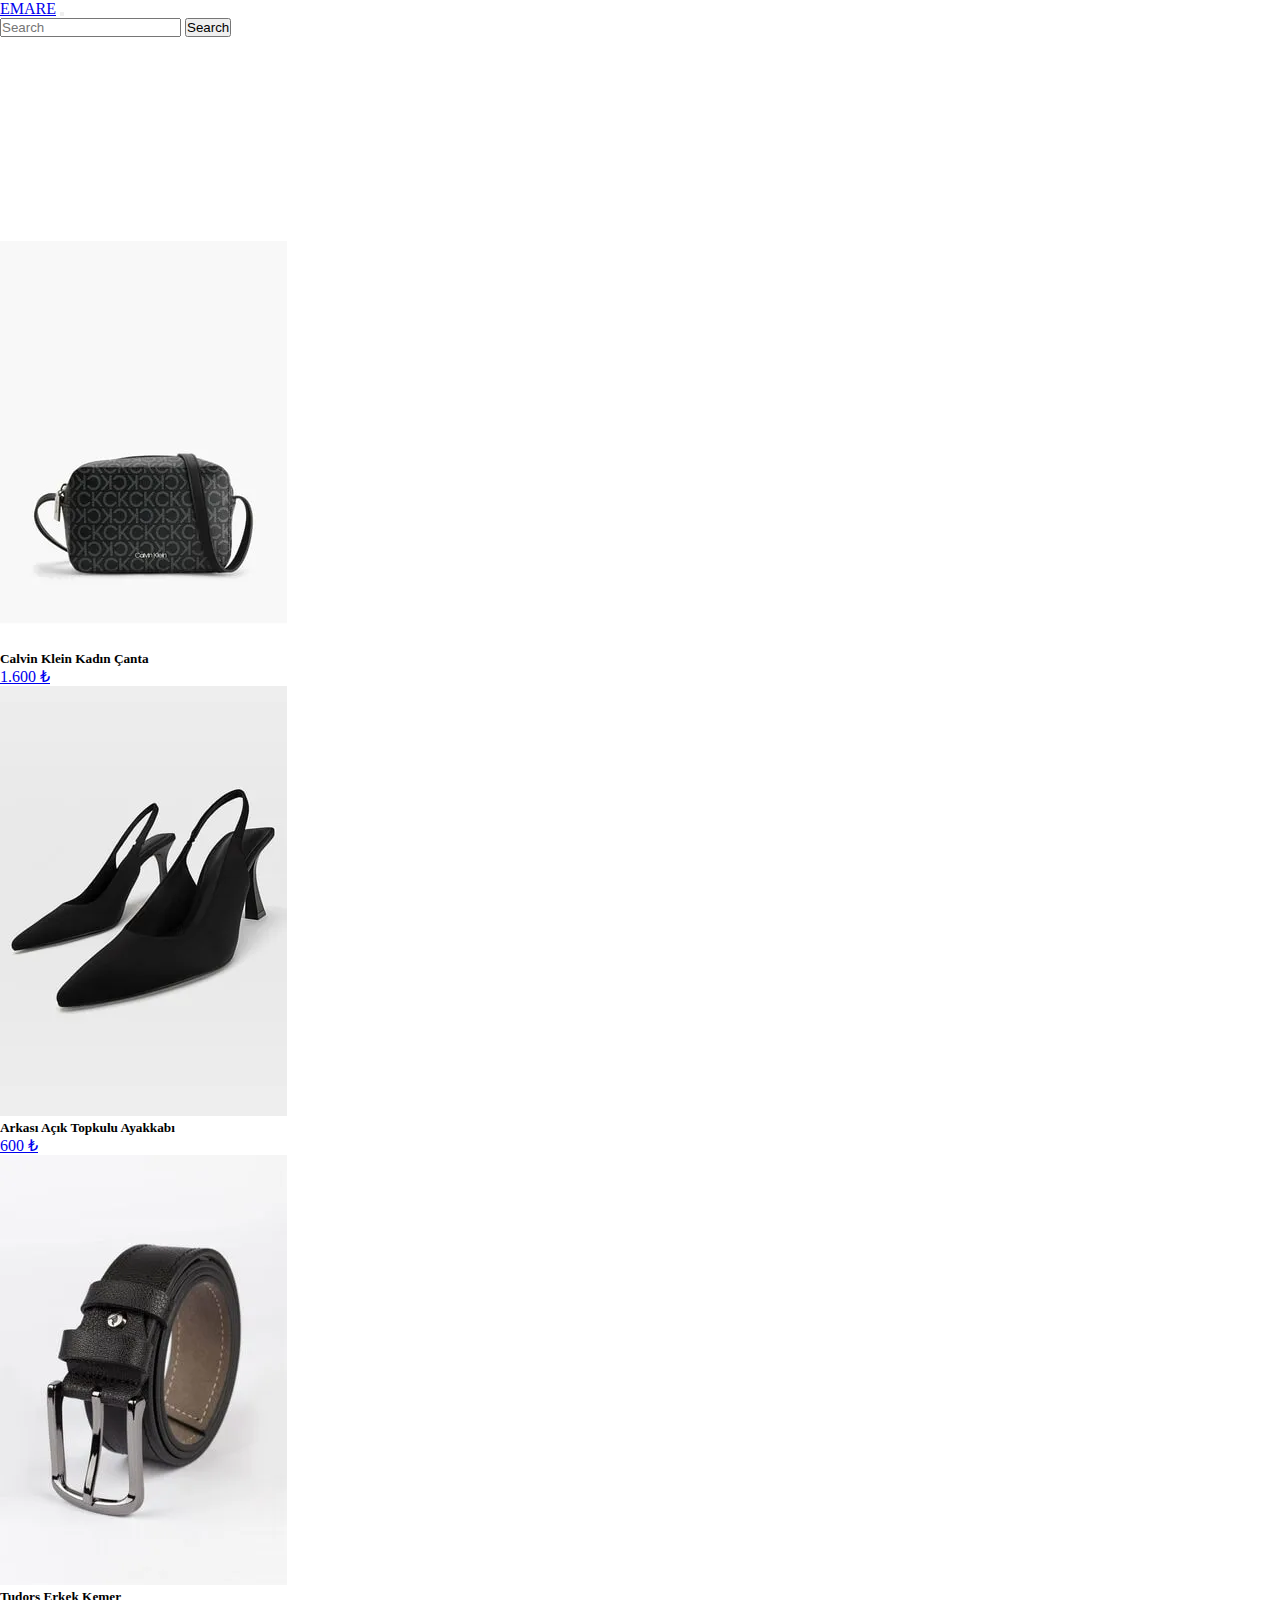
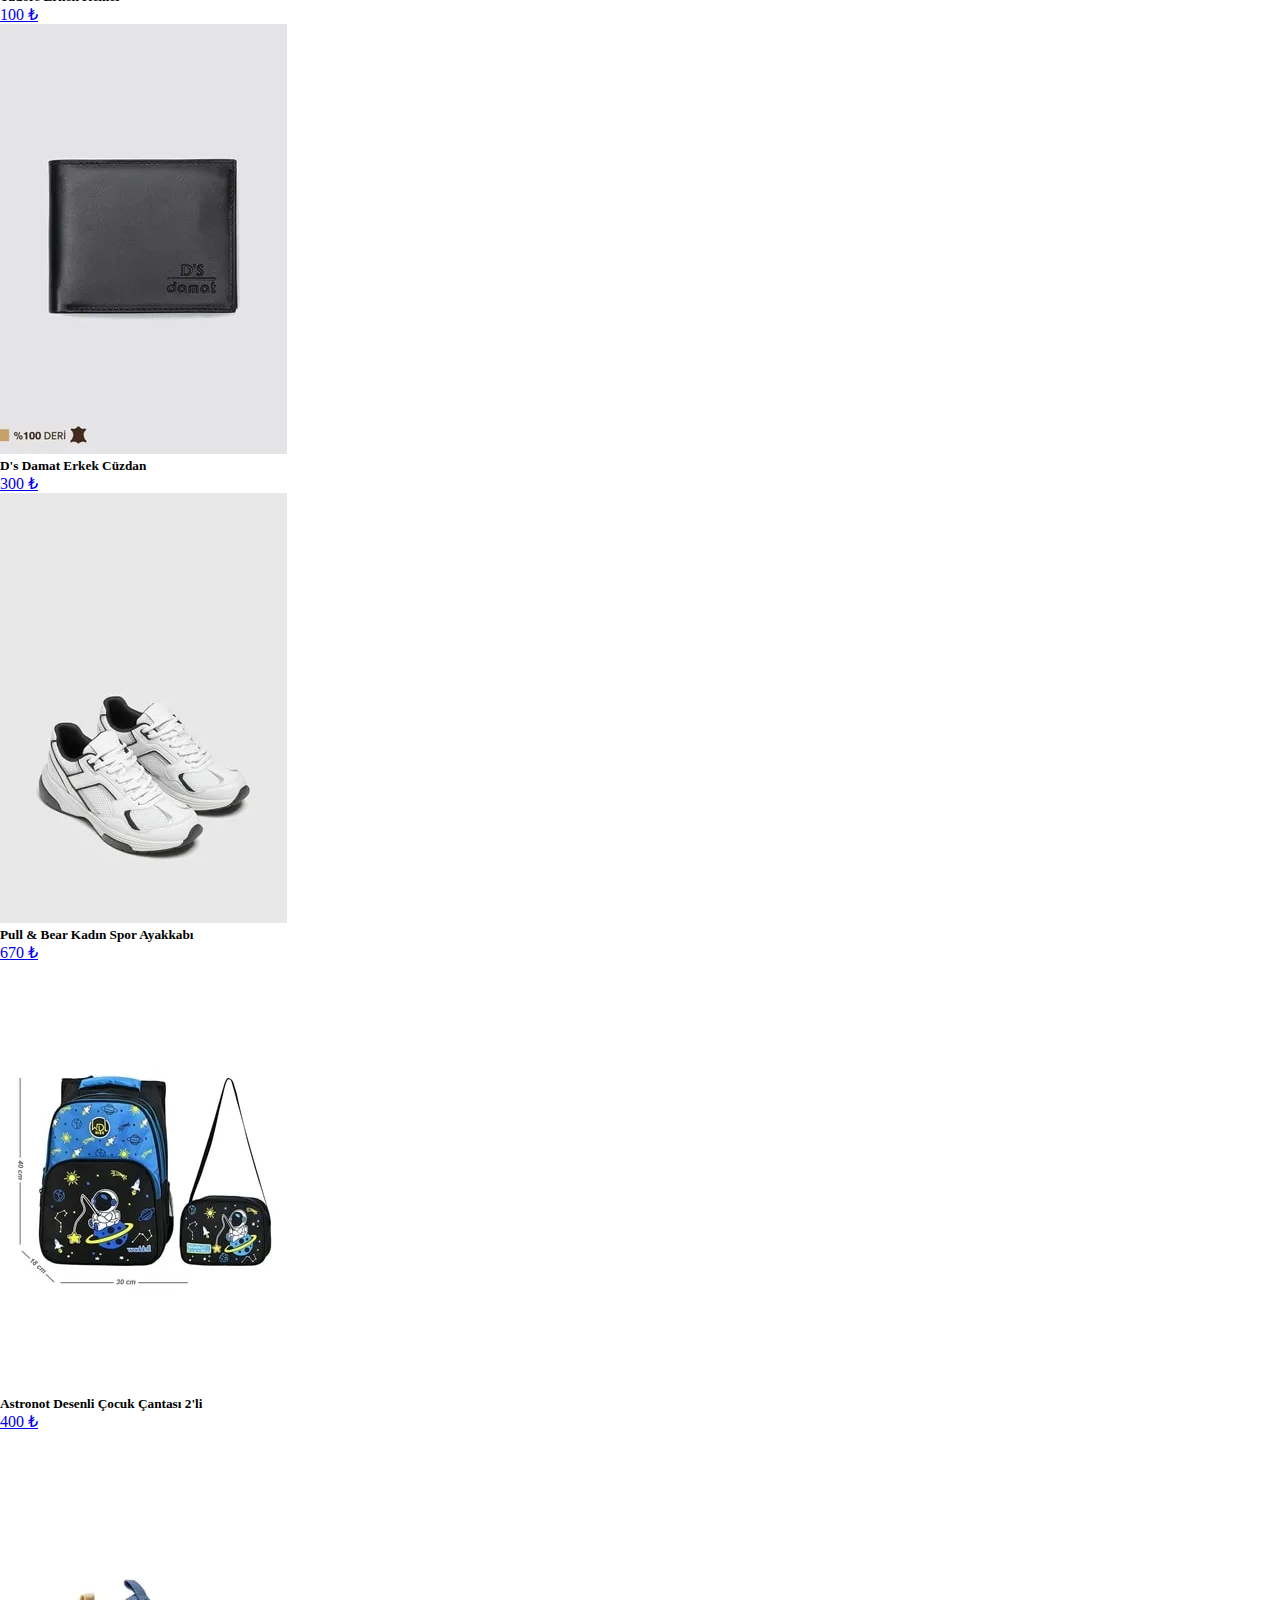
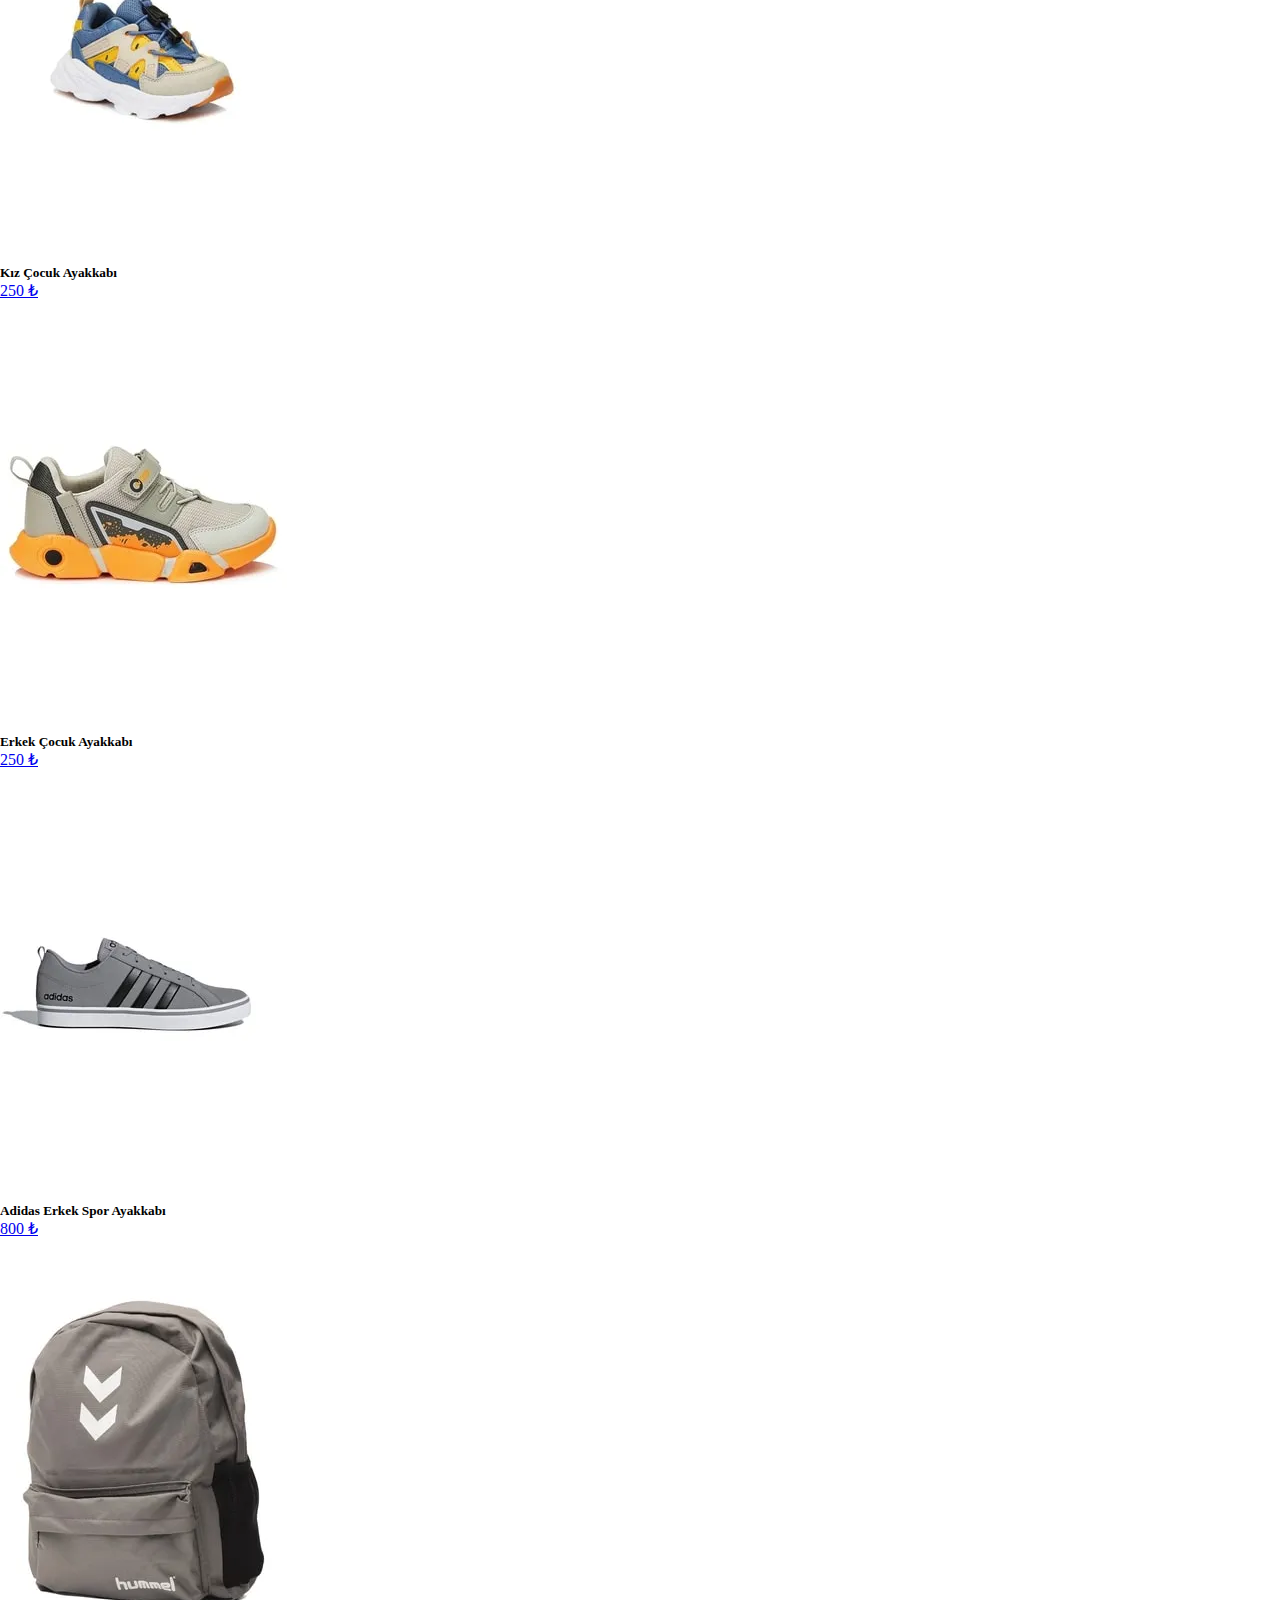
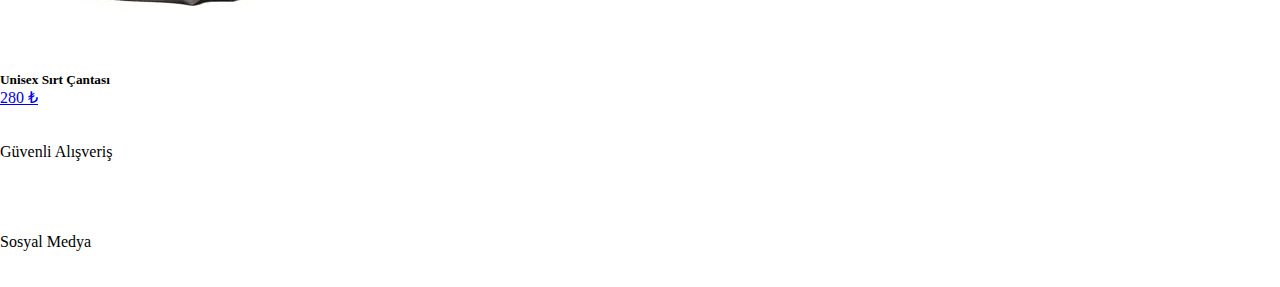
<file: ayakkabicanta.html>
<!DOCTYPE html>
<html lang="en">

<head>
    <meta charset="UTF-8">
    <meta http-equiv="X-UA-Compatible" content="IE=edge">
    <meta name="viewport" content="width=device-width, initial-scale=1.0">
    <link href="https://cdn.jsdelivr.net/npm/bootstrap@5.3.0-alpha1/dist/css/bootstrap.min.css" rel="stylesheet"
        integrity="sha384-GLhlTQ8iRABdZLl6O3oVMWSktQOp6b7In1Zl3/Jr59b6EGGoI1aFkw7cmDA6j6gD" crossorigin="anonymous">
    <link rel="stylesheet" href="https://cdnjs.cloudflare.com/ajax/libs/font-awesome/6.3.0/css/all.min.css"
        integrity="sha512-SzlrxWUlpfuzQ+pcUCosxcglQRNAq/DZjVsC0lE40xsADsfeQoEypE+enwcOiGjk/bSuGGKHEyjSoQ1zVisanQ=="
        crossorigin="anonymous" referrerpolicy="no-referrer" />
    <link rel="stylesheet" href="style.css">
    <title>Ayakkabı ve Çanta</title>
</head>

<body>

    <div class="container">
        <!--*************************************** Navbar **************************************** -->
        <nav
            class="container-fluid navbar navbar-expand-lg text-bg-primary rounded-3 mt-3 sticky-top d-flex row justify-content-between">
            <div class="col-3">
                <a class="navbar-brand text-white" href="/index.html">EMARE</a>
                <button class="navbar-toggler" type="button" data-bs-toggle="collapse"
                    data-bs-target="#navbarSupportedContent" aria-controls="navbarSupportedContent"
                    aria-expanded="false" aria-label="Toggle navigation">
                    <span class="navbar-toggler-icon"></span>
                </button>
            </div>
            <form class="d-flex col-5" role="search">
                <input class="form-control me-2" type="search" placeholder="Search" aria-label="Search">
                <button class="btn btn-outline-light" type="submit">Search</button>
            </form>
            <div class="collapse navbar-collapse col-4" id="navbarSupportedContent">
                <ul class="navbar-nav me-auto mb-2 mb-lg-0">
                    <li class="nav-item ms-2">
                        <a class="nav-link" aria-current="page" href="#"><i
                                class="fa-solid fa-cart-shopping me-1"></i>Sepetim</a>
                    </li>
                    <li class="nav-item ms-2">
                        <a class="nav-link "><i class="fa-solid fa-heart me-1"></i>Favorilerim</a>
                    </li>
                    <li class="nav-item ms-2">
                        <a class="nav-link" href="/login.html"><i class="fa-solid fa-user me-1"></i>Hesabım</a>
                    </li>
                </ul>
            </div>
        </nav>
        <ul
            class="nav container-fluid navbar navbar-expand-lg text-bg-secondary rounded-3 mt-1 d-flex row justify-content-between">
            <li class="nav-item col-1">
                <a class="nav-link" href="kadin.html">Kadın</a>
            </li>
            <li class="nav-item col-1">
                <a class="nav-link" href="erkek.html">Erkek</a>
            </li>
            <li class="nav-item col-1">
                <a class="nav-link" href="cocuk.html">Çocuk</a>
            </li>
            <li class="nav-item col-2">
                <a class="nav-link" href="ayakkabicanta.html">Ayakkabı & Çanta</a>
            </li>
            <li class="nav-item col-1">
                <a class="nav-link" href="elektronik.html">Elektronik</a>
            </li>
            <li class="nav-item col-2">
                <a class="nav-link" href="sporoutdoor.html">Spor & Outdoor</a>
            </li>
            <li class="nav-item col-2">
                <a class="nav-link" href="coksatanlar.html">Çok Satanlar</a>
            </li>
        </ul>
        <!--**************************************** navbar end *************************************** -->
        <!--***************************************** body ******************************************** -->
        <div class="d-flex mt-1 text-center w-75 ms-1">
            <div class="card mt-4 col-3 m-1">
                <img src="/images/kadincanta.png" class="card-img-top" alt="...">
                <div class="card-body mt-2">
                    <h5 class="card-title">Calvin Klein Kadın Çanta</h5>
                    <a href="#" class="btn btn-sm btn-primary">1.600 ₺</a>
                    <a href="#" class="btn btn-sm btn-danger"><i class="fa-solid fa-heart"></i></a>
                </div>
            </div>
            <div class="card mt-4 col-12 col-sm-3 m-1">
                <img src="/images/kadintopukluayakkabi.png" class="card-img-top" alt="...">
                <div class="card-body mt-2">
                    <h5 class="card-title">Arkası Açık Topkulu Ayakkabı</h5>
                    <a href="#" class="btn btn-sm btn-primary">600 ₺</a>
                    <a href="#" class="btn btn-sm btn-danger"><i class="fa-solid fa-heart"></i></a>
                </div>
            </div>
            <div class="card mt-4 col-3 m-1">
                <img src="/images/erkekkemer.png" class="card-img-top" alt="...">
                <div class="card-body mt-2">
                    <h5 class="card-title">Tudors Erkek Kemer</h5>
                    <a href="#" class="btn btn-sm btn-primary">100 ₺</a>
                    <a href="#" class="btn btn-sm btn-danger"><i class="fa-solid fa-heart"></i></a>
                </div>
            </div>
            <div class="card mt-4 col-3 m-1">
                <img src="/images/erkekcuzdan.png" class="card-img-top " alt="...">
                <div class="card-body mt-2">
                    <h5 class="card-title">D's Damat Erkek Cüzdan</h5>
                    <a href="#" class="btn btn-sm btn-primary">300 ₺</a>
                    <a href="#" class="btn btn-sm btn-danger"><i class="fa-solid fa-heart"></i></a>
                </div>
            </div>
            <div class="card mt-4 col-3 m-1">
                <img src="/images/kadinayakkabi.png" class="card-img-top " alt="...">
                <div class="card-body mt-2">
                    <h5 class="card-title">Pull & Bear Kadın Spor Ayakkabı</h5>
                    <a href="#" class="btn btn-sm btn-primary">670 ₺</a>
                    <a href="#" class="btn btn-sm btn-danger"><i class="fa-solid fa-heart"></i></a>
                </div>
            </div>
        </div>
        <div class="d-flex mt-1 text-center w-75 ms-1">
            <div class="card mt-2 col-3 m-1">
                <img src="/images/cocukcanta.png" class="card-img-top " alt="...">
                <div class="card-body mt-2">
                    <h5 class="card-title">Astronot Desenli Çocuk Çantası 2'li</h5>
                    <a href="#" class="btn btn-sm btn-primary">400 ₺</a>
                    <a href="#" class="btn btn-sm btn-danger"><i class="fa-solid fa-heart"></i></a>
                </div>
            </div>
            <div class="card mt-2 col-12 col-sm-3 m-1 ">
                <img src="/images/kızcocukayakkabı.png" class="card-img-top" alt="...">
                <div class="card-body mt-2">
                    <h5 class="card-title">Kız Çocuk Ayakkabı</h5>
                    <a href="#" class="btn btn-sm btn-primary">250 ₺</a>
                    <a href="#" class="btn btn-sm btn-danger"><i class="fa-solid fa-heart "></i></a>
                </div>
            </div>
            <div class="card mt-2 col-3 m-1">
                <img src="/images/erkekcocukayakkabi.png" class="card-img-top" alt="...">
                <div class="card-body mt-2">
                    <h5 class="card-title">Erkek Çocuk Ayakkabı</h5>
                    <a href="#" class="btn btn-sm btn-primary">250 ₺</a>
                    <a href="#" class="btn btn-sm btn-danger"><i class="fa-solid fa-heart"></i></a>
                </div>
            </div>
            <div class="card mt-2 col-3 m-1">
                <img src="/images/erkekayakkabi.png" class="card-img-top " alt="...">
                <div class="card-body mt-2">
                    <h5 class="card-title">Adidas Erkek Spor Ayakkabı</h5>
                    <a href="#" class="btn btn-sm btn-primary">800 ₺</a>
                    <a href="#" class="btn btn-sm btn-danger"><i class="fa-solid fa-heart"></i></a>
                </div>
            </div>
            <div class="card mt-2 col-3 m-1">
                <img src="/images/unisexcanta.png" class="card-img-top " alt="...">
                <div class="card-body mt-2">
                    <h5 class="card-title">Unisex Sırt Çantası</h5>
                    <a href="#" class="btn btn-sm btn-primary">280 ₺</a>
                    <a href="#" class="btn btn-sm btn-danger"><i class="fa-solid fa-heart"></i></a>
                </div>
            </div>
        </div>
        <!--***************************************** body end ******************************************-->
        <!--***************************************** footer ********************************************-->
        <div class="footer mt-3">
            <div class=" text-bg-secondary d-flex justify-content-between mt-2">
                <div class="ms-5 m-0 ">
                    <div class="col-2 text-decoration-none mt-3">
                        <a href="#">
                            <h4>Emare</h4>
                        </a>
                        <a class="d-block text-decoration-none" href="#">Biz Kimiz</a>
                        <a class="d-block text-decoration-none" href="#">Kariyer</a>
                        <a class="d-block text-decoration-none" href="#">İletişim</a>
                    </div>
                    <div class=" mt-2">
                        <div>
                            <p>Güvenli Alışveriş</p>
                            <div>
                                <div class="fa-brands fa-cc-mastercard fs-1"></div>
                                <div class="fa-brands fa-cc-visa fs-1"></div>
                                <div class="fa-brands fa-cc-apple-pay fs-1"></div>
                                <div class="fa-brands fa-cc-paypal fs-1"></div>
                            </div>
                            </li>
                            </ul>
                        </div>
                    </div>
                </div>
                <div>
                    <div class="me-5 m-0 mt-3">
                        <ul><a href="#">
                                <h4>About us</h4>
                            </a>
                            <a class="d-block text-decoration-none" href="#">Who we are</a>
                            <a class="d-block text-decoration-none" href="#">Careers</a>
                            <a class="d-block text-decoration-none" href="#">Contact us</a>
                        </ul>
                    </div>
                </div>
                <div class="col-3 ms-5">
                    <div>
                        <ul><a href="#">
                                <h4 class="mt-3">Kampanyalar</h4>
                            </a>
                            <a class="d-block text-decoration-none" href="#">Aktif Kampanyalar</a>
                            <a class="d-block text-decoration-none" href="#">Elite Üyelik</a>
                            <a class="d-block text-decoration-none" href="#" target="_blank">Hediye Fikirleri</a>
                        </ul>
                    </div>
                    <div class="">
                        <ul>
                            <p>Sosyal Medya</p>
                            <div class="social">
                                <div class="fa-brands fa-facebook fs-1"></a></div>
                                <div class="fa-brands fa-twitter fs-1"></div>
                                <div class="fa-brands fa-instagram fs-1"></div>
                                <div class="fa-brands fa-youtube fs-1"></div>
                        </ul>
                    </div>
                </div>
                <div class="col-3 ms-5 mt-3">
                    <div>
                        <a href="#">
                            <h4>Yardım</h4>
                        </a>
                        <a class="d-block text-decoration-none" href="#">Sıkça Sorulan Sorular</a>
                        <a class="d-block text-decoration-none" href="#">Canlı Yardım</a>
                        <a class="d-block text-decoration-none" href="#">Nasıl İade Edebilirim</a>
                        <a class="d-block text-decoration-none" href="#">İşlem Rehberi</a>
                    </div>
                </div>
            </div>
        </div>
        <!--***************************************** footer end ****************************************-->
    </div>



    <script src="https://cdn.jsdelivr.net/npm/bootstrap@5.3.0-alpha1/dist/js/bootstrap.bundle.min.js"
        integrity="sha384-w76AqPfDkMBDXo30jS1Sgez6pr3x5MlQ1ZAGC+nuZB+EYdgRZgiwxhTBTkF7CXvN"
        crossorigin="anonymous"></script>
</body>

</html>
</file>
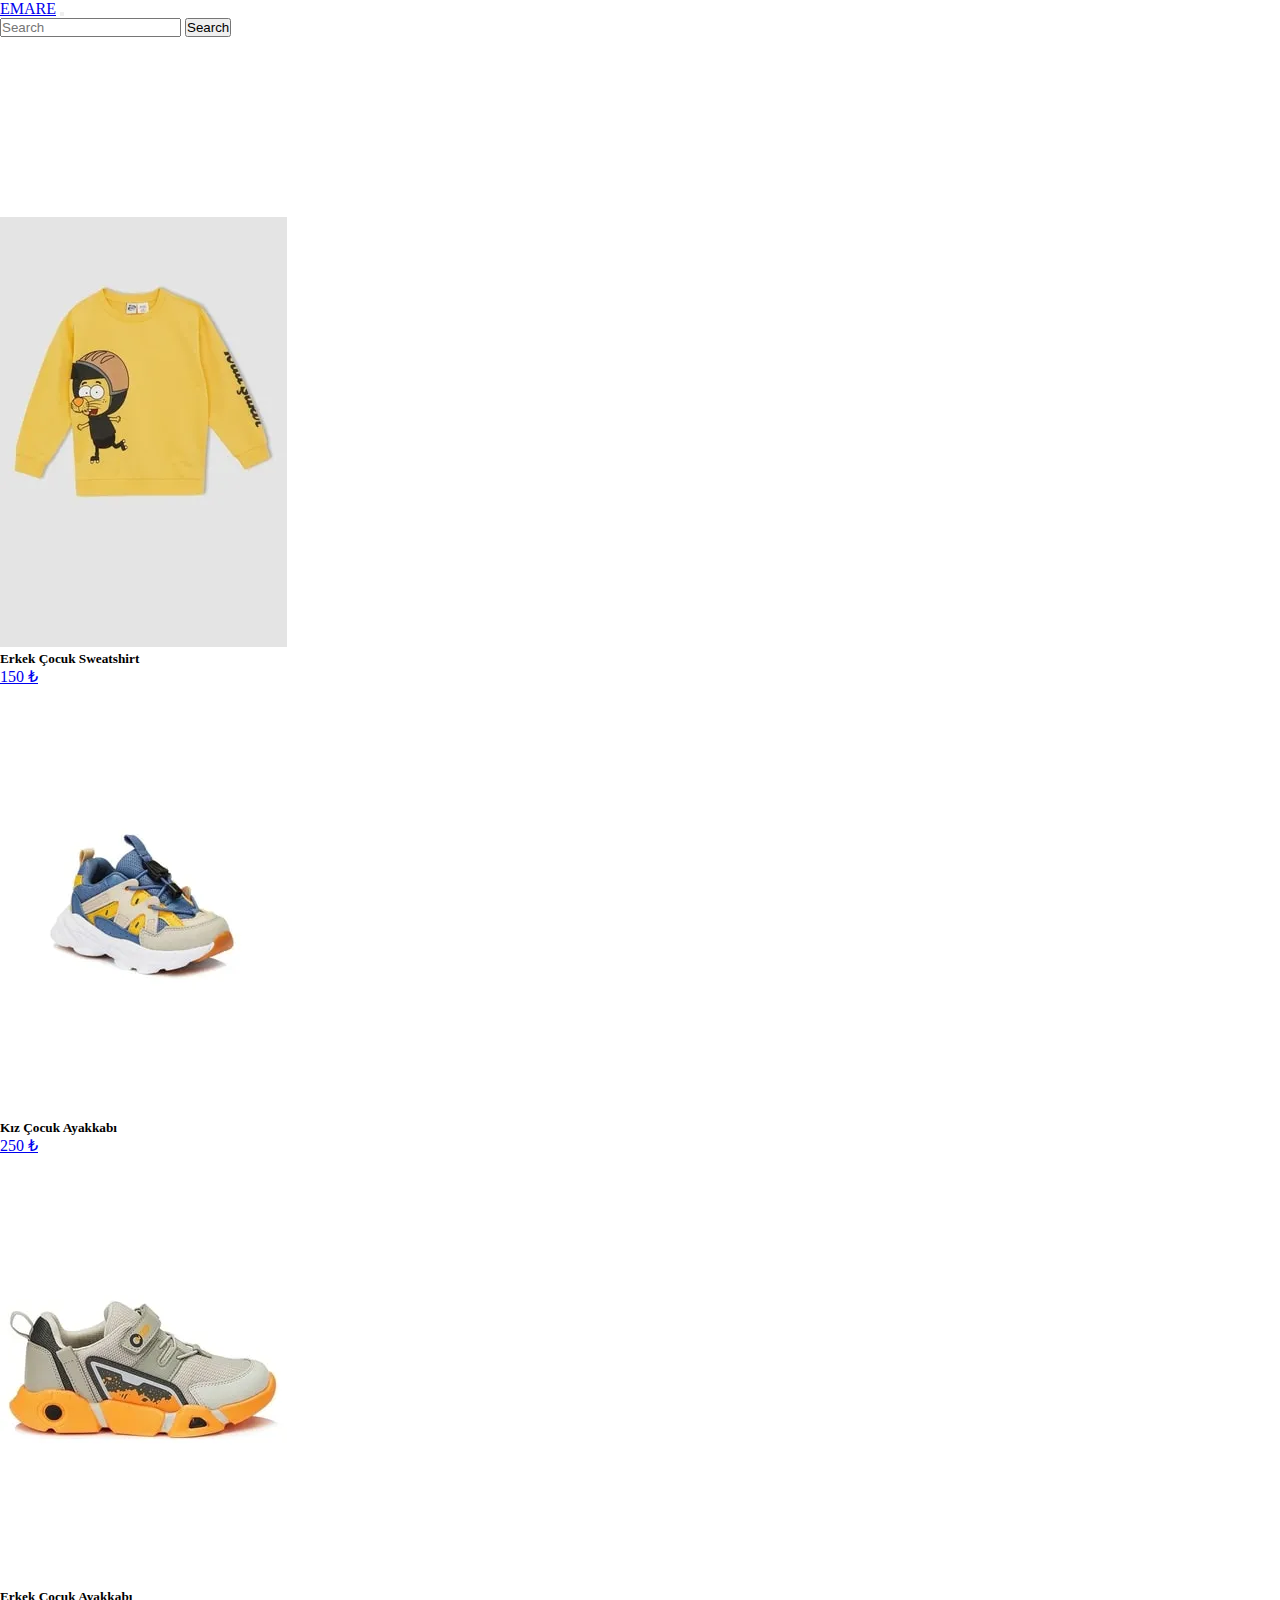
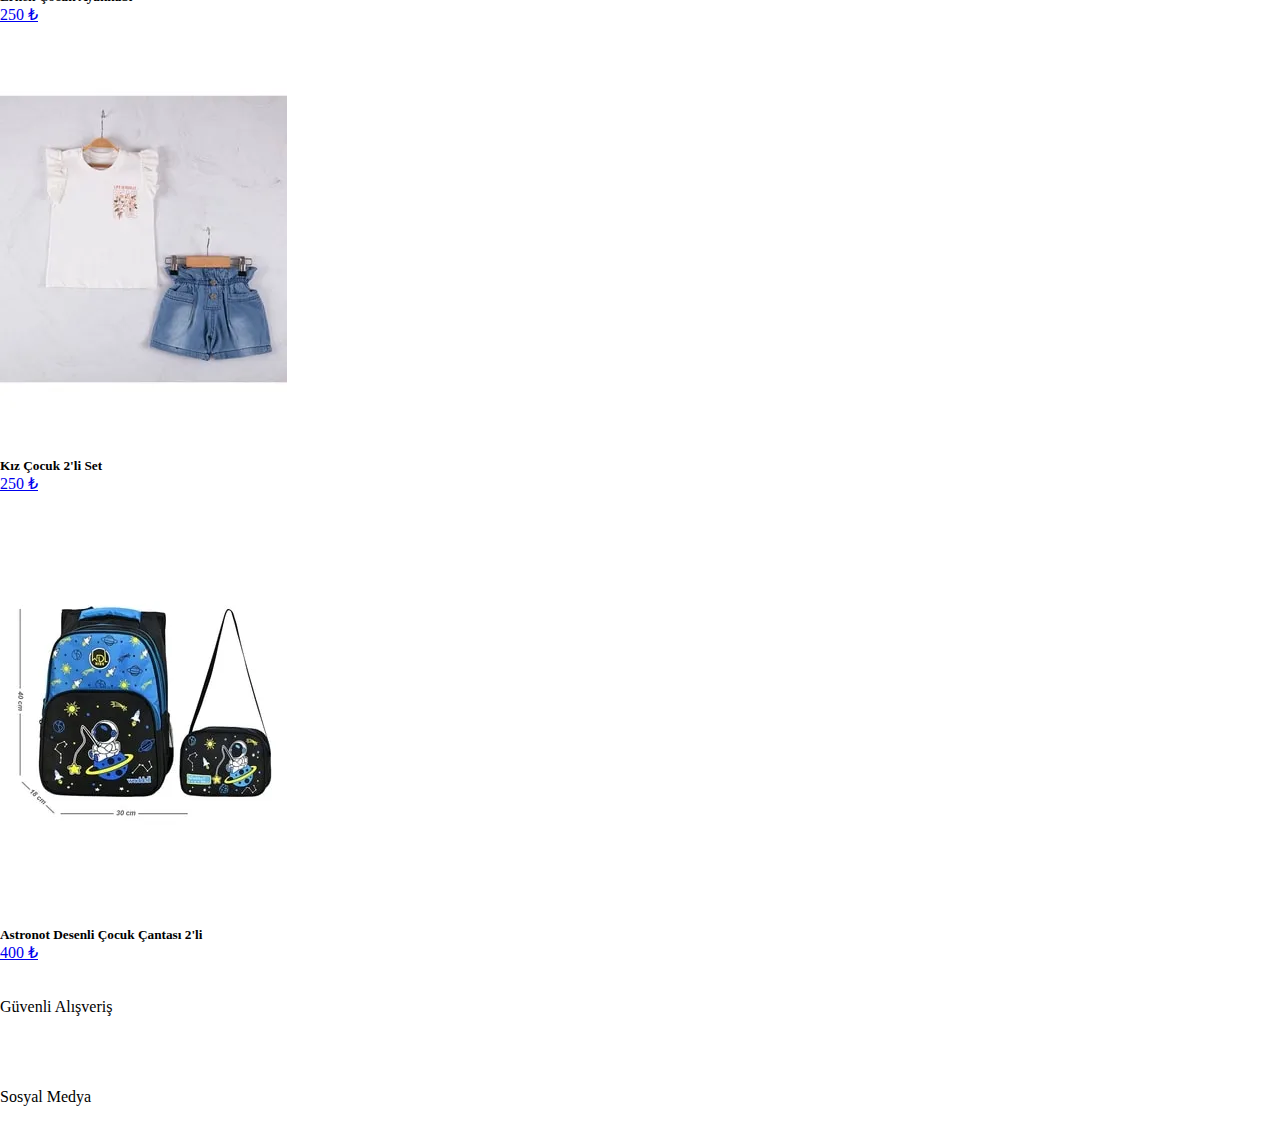
<file: cocuk.html>
<!DOCTYPE html>
<html lang="en">

<head>
    <meta charset="UTF-8">
    <meta http-equiv="X-UA-Compatible" content="IE=edge">
    <meta name="viewport" content="width=device-width, initial-scale=1.0">
    <link href="https://cdn.jsdelivr.net/npm/bootstrap@5.3.0-alpha1/dist/css/bootstrap.min.css" rel="stylesheet"
        integrity="sha384-GLhlTQ8iRABdZLl6O3oVMWSktQOp6b7In1Zl3/Jr59b6EGGoI1aFkw7cmDA6j6gD" crossorigin="anonymous">
    <link rel="stylesheet" href="https://cdnjs.cloudflare.com/ajax/libs/font-awesome/6.3.0/css/all.min.css"
        integrity="sha512-SzlrxWUlpfuzQ+pcUCosxcglQRNAq/DZjVsC0lE40xsADsfeQoEypE+enwcOiGjk/bSuGGKHEyjSoQ1zVisanQ=="
        crossorigin="anonymous" referrerpolicy="no-referrer" />
    <link rel="stylesheet" href="style.css">
    <title>Çocuk</title>
</head>

<body>

    <div class="container">
        <!--*************************************** Navbar **************************************** -->
        <nav
            class="container-fluid navbar navbar-expand-lg text-bg-primary rounded-3 mt-3 sticky-top d-flex row justify-content-between">
            <div class="col-3">
                <a class="navbar-brand text-white" href="/index.html">EMARE</a>
                <button class="navbar-toggler" type="button" data-bs-toggle="collapse"
                    data-bs-target="#navbarSupportedContent" aria-controls="navbarSupportedContent"
                    aria-expanded="false" aria-label="Toggle navigation">
                    <span class="navbar-toggler-icon"></span>
                </button>
            </div>
            <form class="d-flex col-5" role="search">
                <input class="form-control me-2" type="search" placeholder="Search" aria-label="Search">
                <button class="btn btn-outline-light" type="submit">Search</button>
            </form>
            <div class="collapse navbar-collapse col-4" id="navbarSupportedContent">
                <ul class="navbar-nav me-auto mb-2 mb-lg-0">
                    <li class="nav-item ms-2">
                        <a class="nav-link" aria-current="page" href="#"><i
                                class="fa-solid fa-cart-shopping me-1"></i>Sepetim</a>
                    </li>
                    <li class="nav-item ms-2">
                        <a class="nav-link "><i class="fa-solid fa-heart me-1"></i>Favorilerim</a>
                    </li>
                    <li class="nav-item ms-2">
                        <a class="nav-link" href="/login.html"><i class="fa-solid fa-user me-1"></i>Hesabım</a>
                    </li>
                </ul>
            </div>
        </nav>
        <ul
            class="nav container-fluid navbar navbar-expand-lg text-bg-secondary rounded-3 mt-1 d-flex row justify-content-between">
            <li class="nav-item col-1">
                <a class="nav-link" href="kadin.html">Kadın</a>
            </li>
            <li class="nav-item col-1">
                <a class="nav-link" href="erkek.html">Erkek</a>
            </li>
            <li class="nav-item col-1">
                <a class="nav-link" href="cocuk.html">Çocuk</a>
            </li>
            <li class="nav-item col-2">
                <a class="nav-link" href="ayakkabicanta.html">Ayakkabı & Çanta</a>
            </li>
            <li class="nav-item col-1">
                <a class="nav-link" href="elektronik.html">Elektronik</a>
            </li>
            <li class="nav-item col-2">
                <a class="nav-link" href="sporoutdoor.html">Spor & Outdoor</a>
            </li>
            <li class="nav-item col-2">
                <a class="nav-link" href="coksatanlar.html">Çok Satanlar</a>
            </li>
        </ul>
        <!--**************************************** navbar end *************************************** -->
        <!--***************************************** body ******************************************** -->
        <div class="d-flex mt-1 text-center w-75 ms-1">
            <div class="card mt-4 col-3 m-1">
                <img src="/images/erkekcocuksweat.png" class="card-img-top " alt="...">
                <div class="card-body mt-2">
                    <h5 class="card-title">Erkek Çocuk Sweatshirt</h5>
                    <a href="#" class="btn btn-sm btn-primary">150 ₺</a>
                    <a href="#" class="btn btn-sm btn-danger"><i class="fa-solid fa-heart me-1"></i></a>
                </div>
            </div>
            <div class="card mt-4 col-12 col-sm-3 m-1 ">
                <img src="/images/kızcocukayakkabı.png" class="card-img-top" alt="...">
                <div class="card-body mt-2">
                    <h5 class="card-title">Kız Çocuk Ayakkabı</h5>
                    <a href="#" class="btn btn-sm btn-primary">250 ₺</a>
                    <a href="#" class="btn btn-sm btn-danger"><i class="fa-solid fa-heart "></i></a>
                </div>
            </div>
            <div class="card mt-4 col-3 m-1">
                <img src="/images/erkekcocukayakkabi.png" class="card-img-top" alt="...">
                <div class="card-body mt-2">
                    <h5 class="card-title">Erkek Çocuk Ayakkabı</h5>
                    <a href="#" class="btn btn-sm btn-primary">250 ₺</a>
                    <a href="#" class="btn btn-sm btn-danger"><i class="fa-solid fa-heart"></i></a>
                </div>
            </div>
            <div class="card mt-4 col-3 m-1">
                <img src="/images/kızcocuktshirt.png" class="card-img-top " alt="...">
                <div class="card-body mt-2">
                    <h5 class="card-title">Kız Çocuk 2'li Set</h5>
                    <a href="#" class="btn btn-sm btn-primary">250 ₺</a>
                    <a href="#" class="btn btn-sm btn-danger"><i class="fa-solid fa-heart"></i></a>
                </div>
            </div>
            <div class="card mt-4 col-3 m-1">
                <img src="/images/cocukcanta.png" class="card-img-top " alt="...">
                <div class="card-body mt-2">
                    <h5 class="card-title">Astronot Desenli Çocuk Çantası 2'li</h5>
                    <a href="#" class="btn btn-sm btn-primary">400 ₺</a>
                    <a href="#" class="btn btn-sm btn-danger"><i class="fa-solid fa-heart"></i></a>
                </div>
            </div>
        </div>
        <!--***************************************** body end ******************************************-->
        <!--***************************************** footer ********************************************-->
        <div class="footer mt-3">
            <div class=" text-bg-secondary d-flex justify-content-between mt-2">
                <div class="ms-5 m-0 ">
                    <div class="col-2 text-decoration-none mt-3">
                        <a href="#">
                            <h4>Emare</h4>
                        </a>
                        <a class="d-block text-decoration-none" href="#">Biz Kimiz</a>
                        <a class="d-block text-decoration-none" href="#">Kariyer</a>
                        <a class="d-block text-decoration-none" href="#">İletişim</a>
                    </div>
                    <div class=" mt-2">
                        <div>
                            <p>Güvenli Alışveriş</p>
                            <div>
                                <div class="fa-brands fa-cc-mastercard fs-1"></div>
                                <div class="fa-brands fa-cc-visa fs-1"></div>
                                <div class="fa-brands fa-cc-apple-pay fs-1"></div>
                                <div class="fa-brands fa-cc-paypal fs-1"></div>
                            </div>
                            </li>
                            </ul>
                        </div>
                    </div>
                </div>
                <div>
                    <div class="me-5 m-0 mt-3">
                        <ul><a href="#">
                                <h4>About us</h4>
                            </a>
                            <a class="d-block text-decoration-none" href="#">Who we are</a>
                            <a class="d-block text-decoration-none" href="#">Careers</a>
                            <a class="d-block text-decoration-none" href="#">Contact us</a>
                        </ul>
                    </div>
                </div>
                <div class="col-3 ms-5">
                    <div>
                        <ul><a href="#">
                                <h4 class="mt-3">Kampanyalar</h4>
                            </a>
                            <a class="d-block text-decoration-none" href="#">Aktif Kampanyalar</a>
                            <a class="d-block text-decoration-none" href="#">Elite Üyelik</a>
                            <a class="d-block text-decoration-none" href="#" target="_blank">Hediye Fikirleri</a>
                        </ul>
                    </div>
                    <div class="">
                        <ul>
                            <p>Sosyal Medya</p>
                            <div class="social">
                                <div class="fa-brands fa-facebook fs-1"></a></div>
                                <div class="fa-brands fa-twitter fs-1"></div>
                                <div class="fa-brands fa-instagram fs-1"></div>
                                <div class="fa-brands fa-youtube fs-1"></div>
                        </ul>
                    </div>
                </div>
                <div class="col-3 ms-5 mt-3">
                    <div>
                        <a href="#">
                            <h4>Yardım</h4>
                        </a>
                        <a class="d-block text-decoration-none" href="#">Sıkça Sorulan Sorular</a>
                        <a class="d-block text-decoration-none" href="#">Canlı Yardım</a>
                        <a class="d-block text-decoration-none" href="#">Nasıl İade Edebilirim</a>
                        <a class="d-block text-decoration-none" href="#">İşlem Rehberi</a>
                    </div>
                </div>
            </div>
        </div>
        <!--***************************************** footer end ****************************************-->
    </div>



    <script src="https://cdn.jsdelivr.net/npm/bootstrap@5.3.0-alpha1/dist/js/bootstrap.bundle.min.js"
        integrity="sha384-w76AqPfDkMBDXo30jS1Sgez6pr3x5MlQ1ZAGC+nuZB+EYdgRZgiwxhTBTkF7CXvN"
        crossorigin="anonymous"></script>
</body>

</html>
</file>
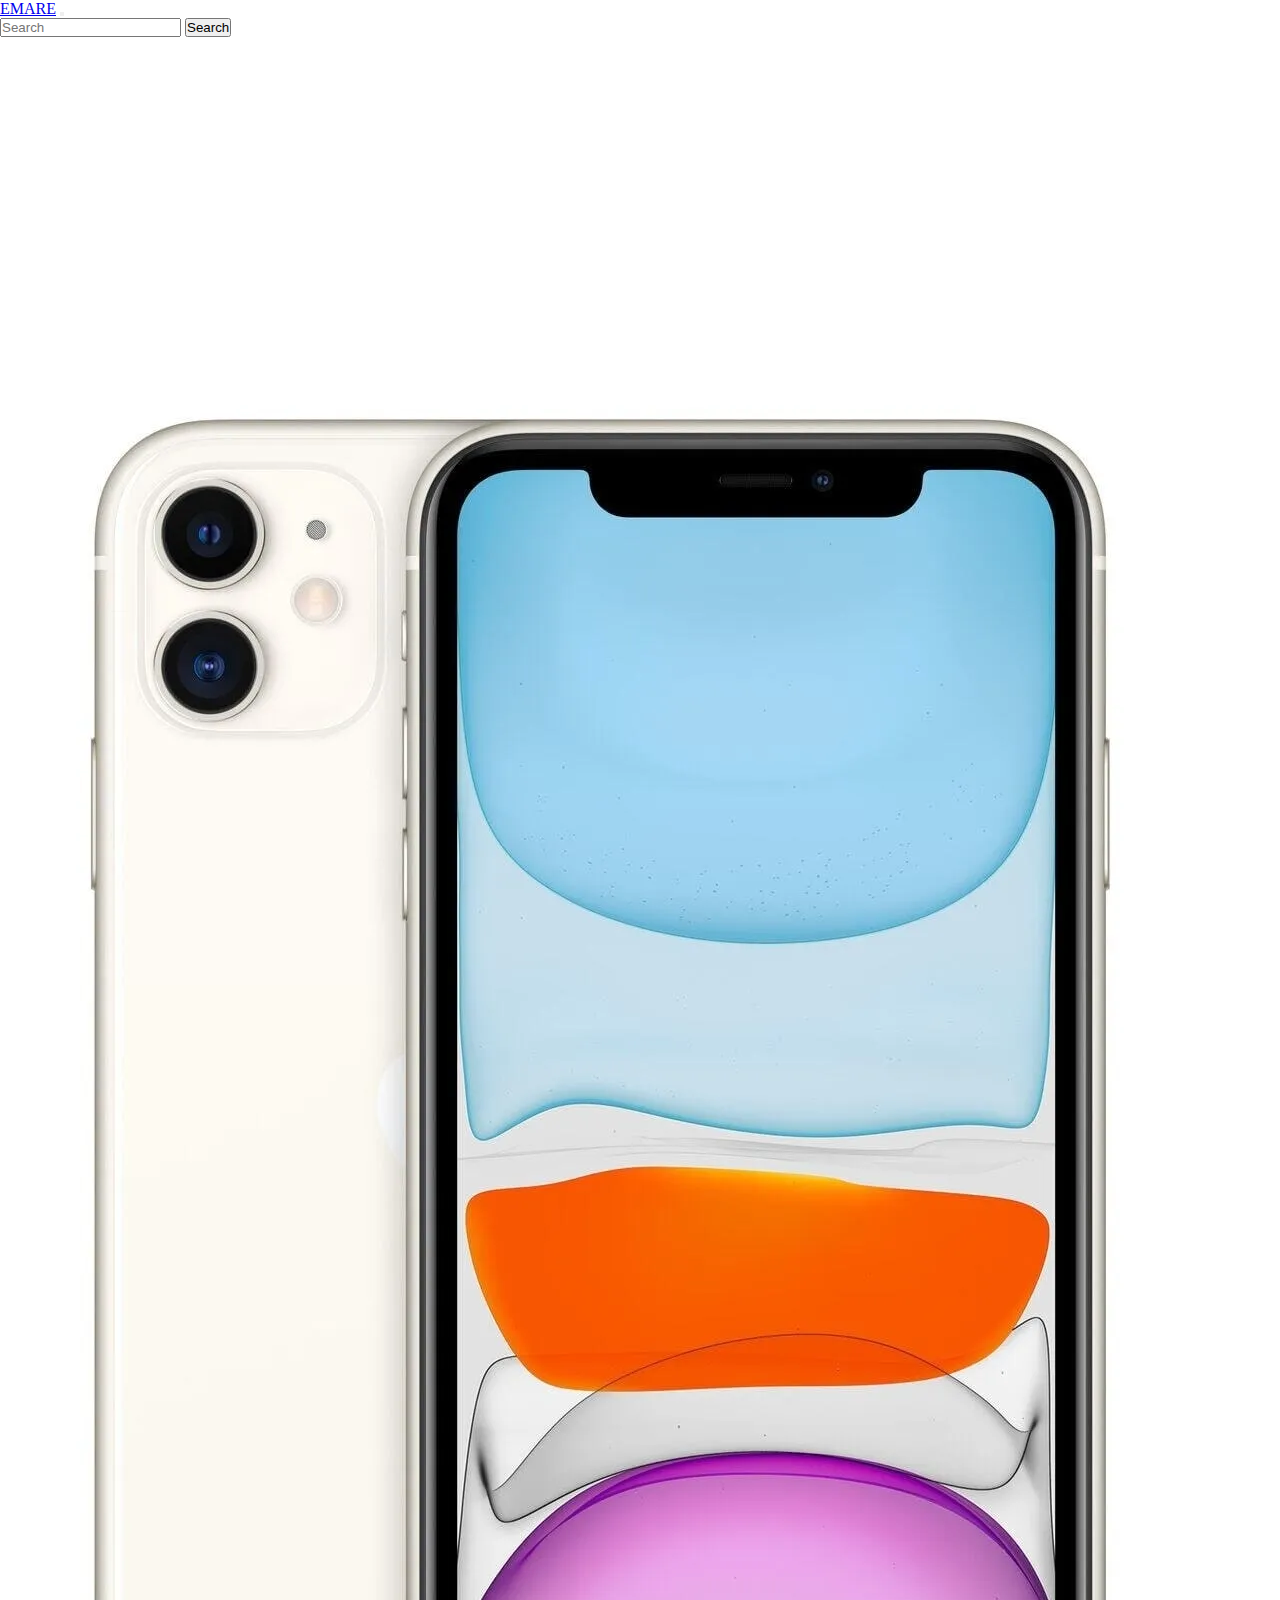
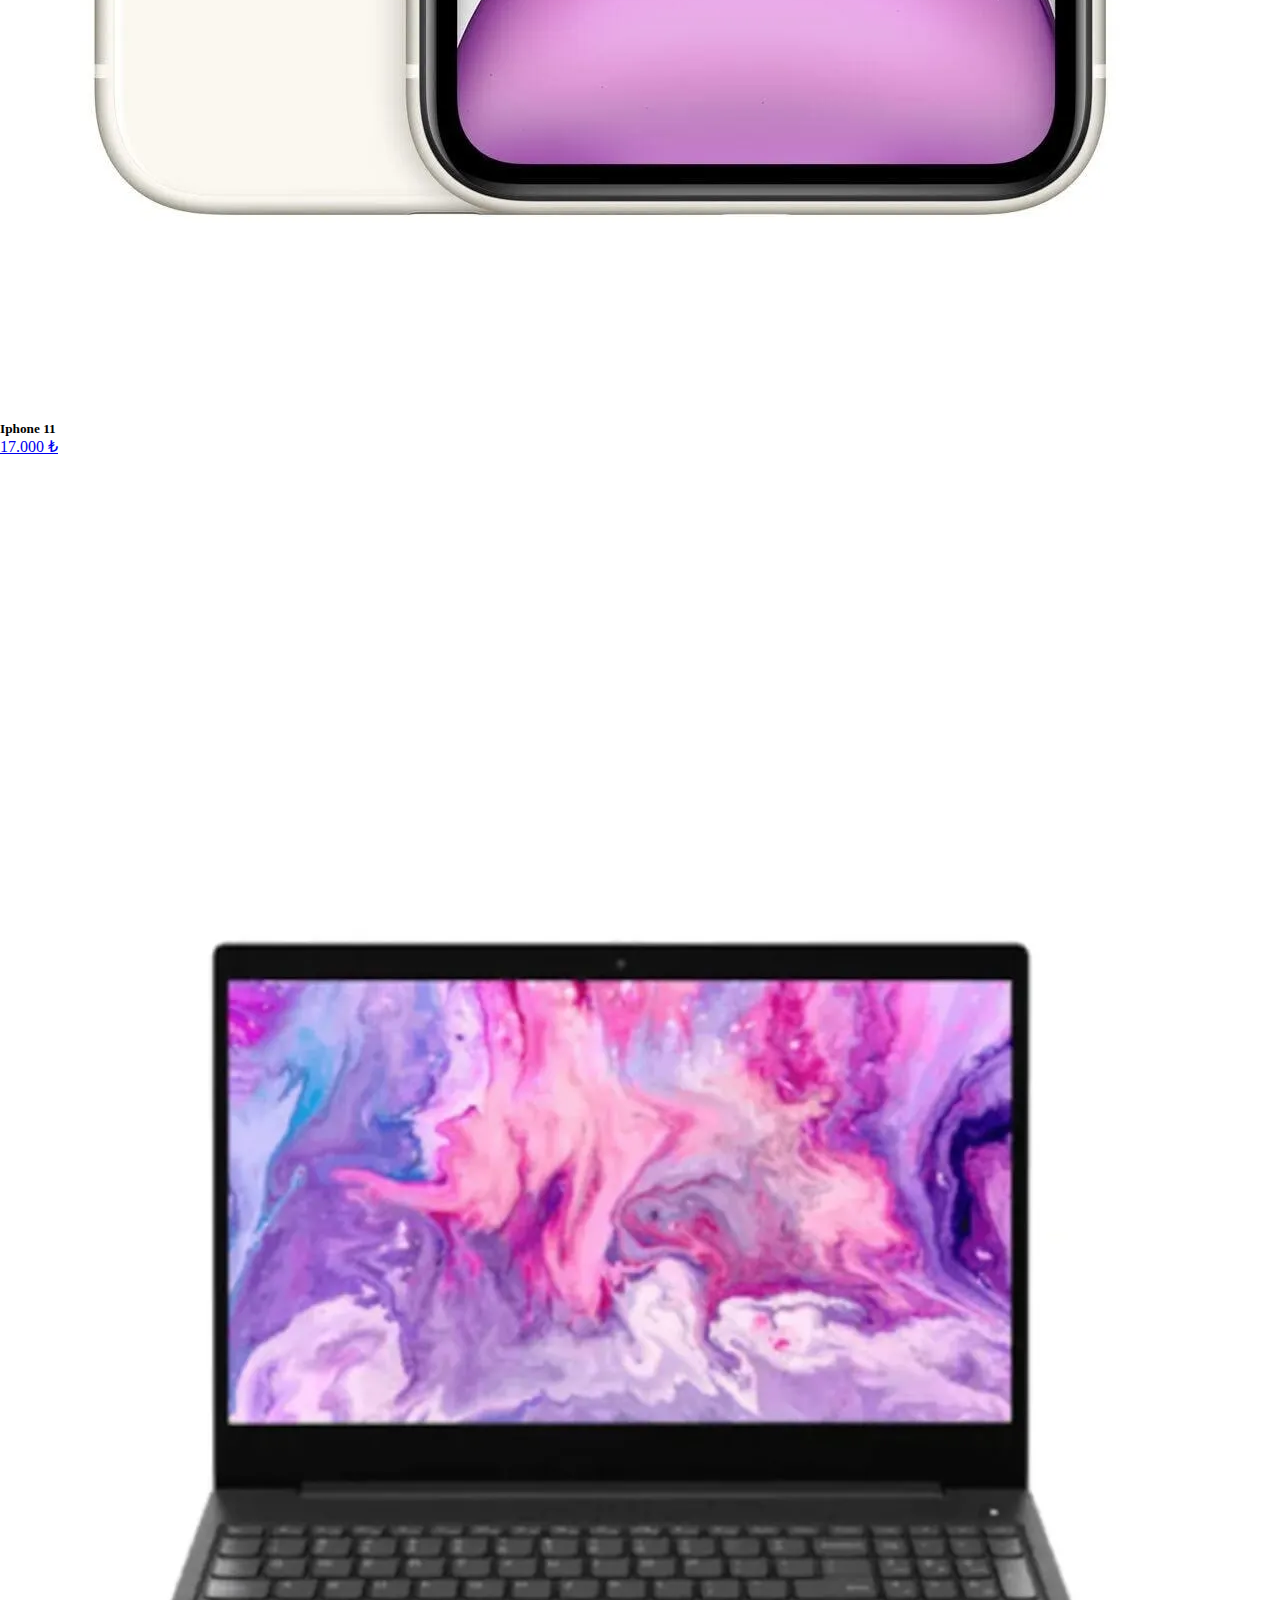
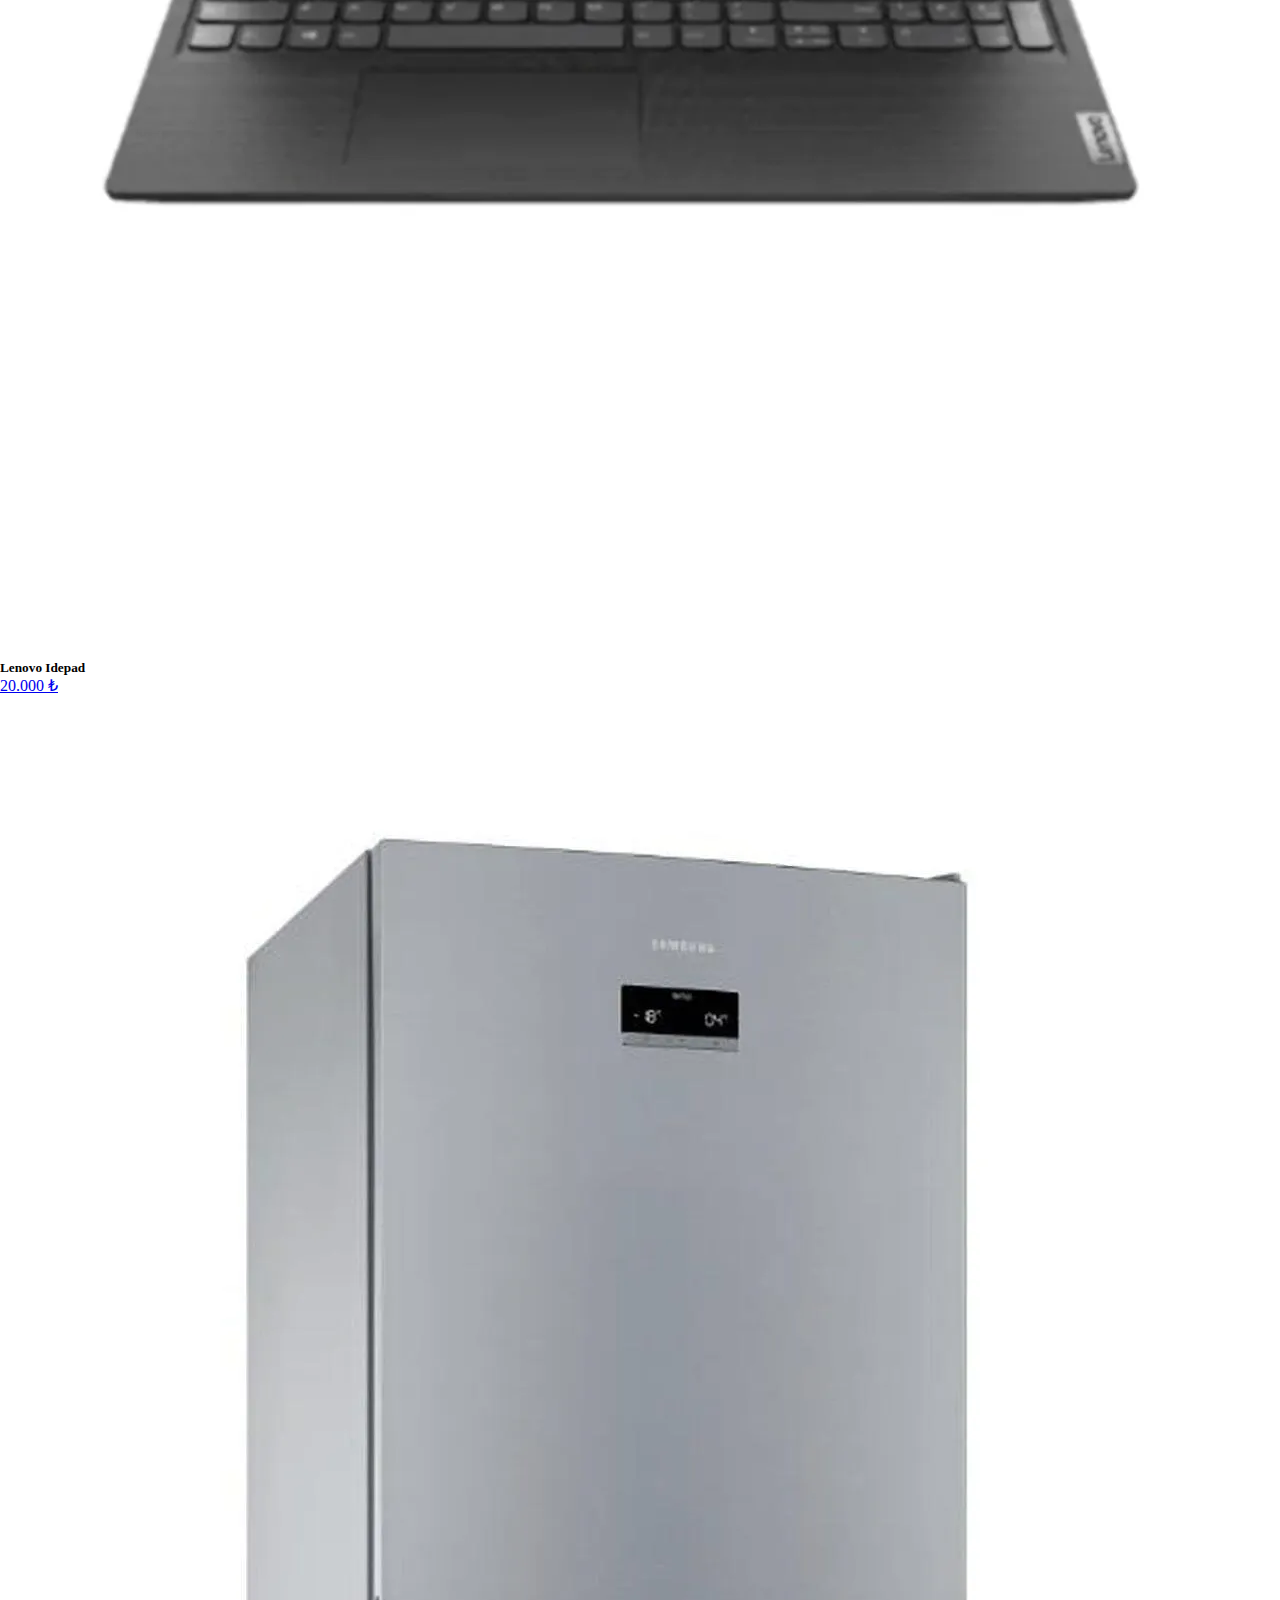
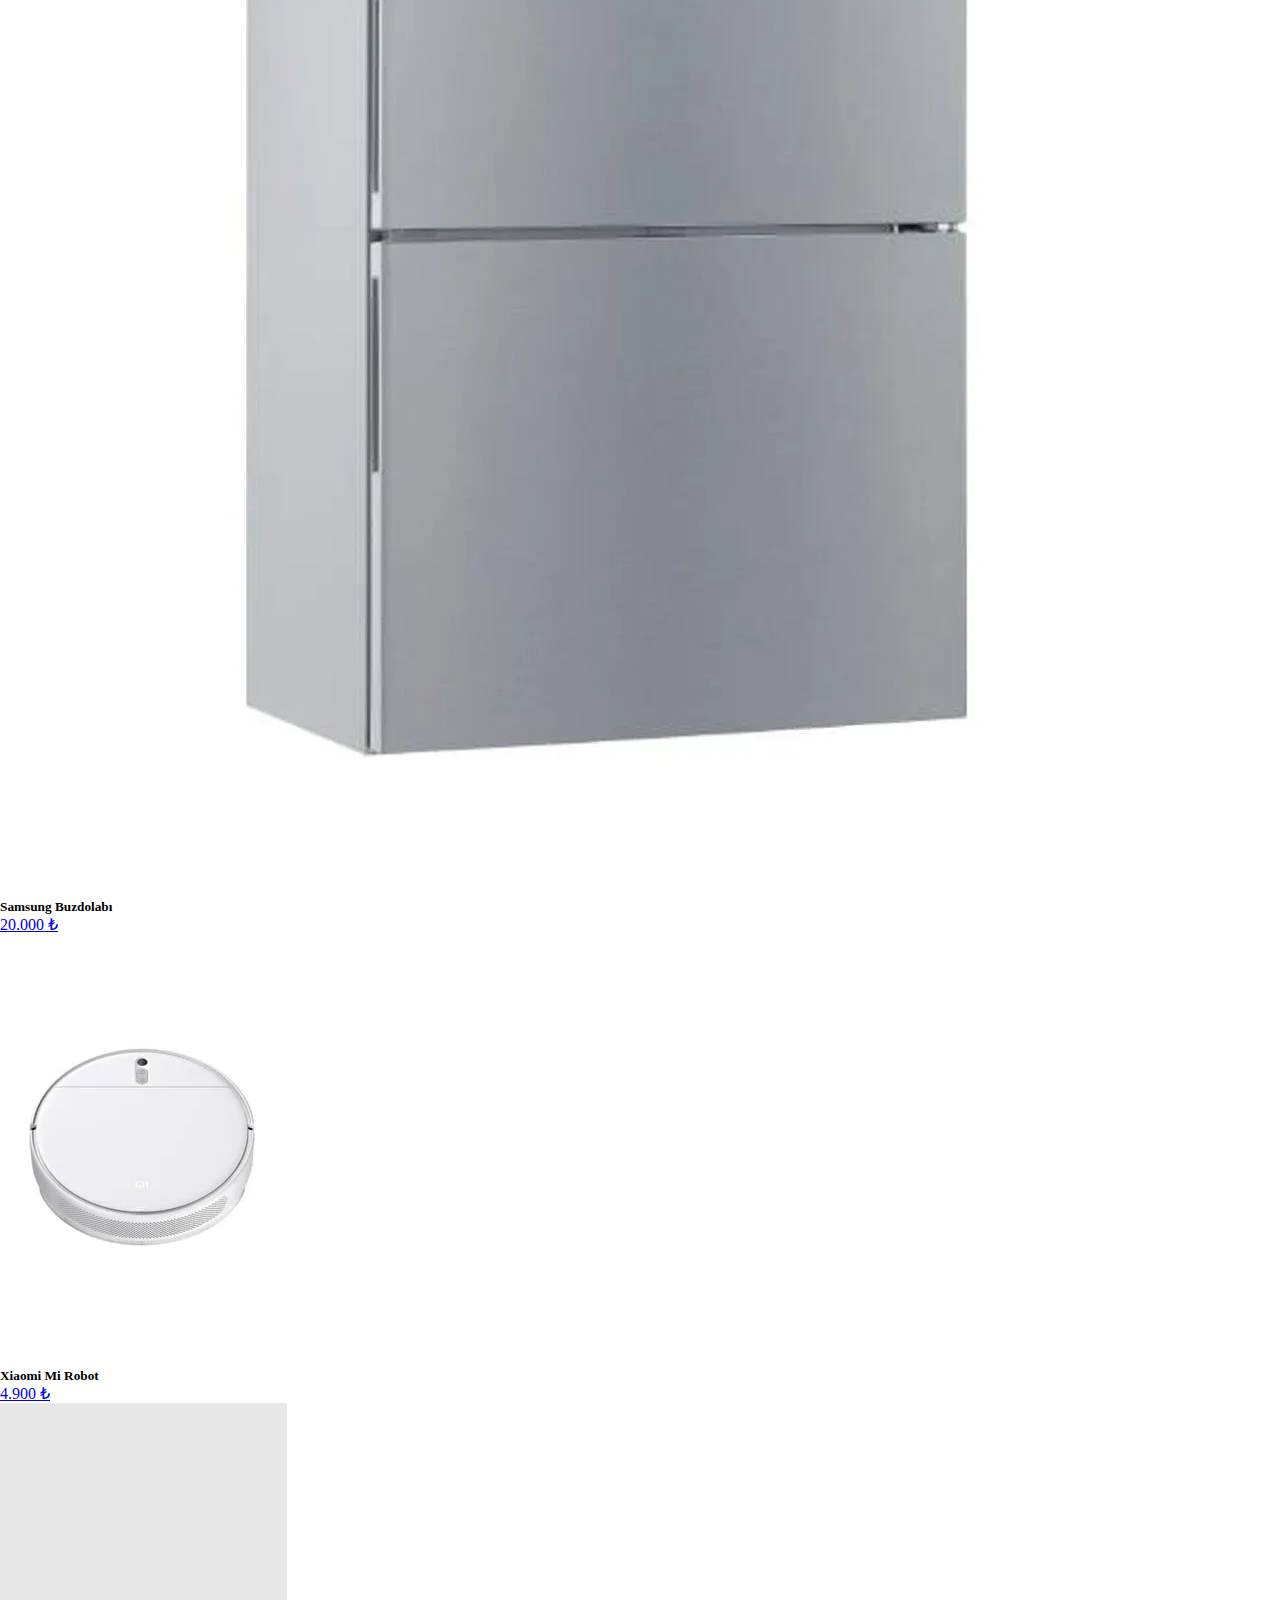
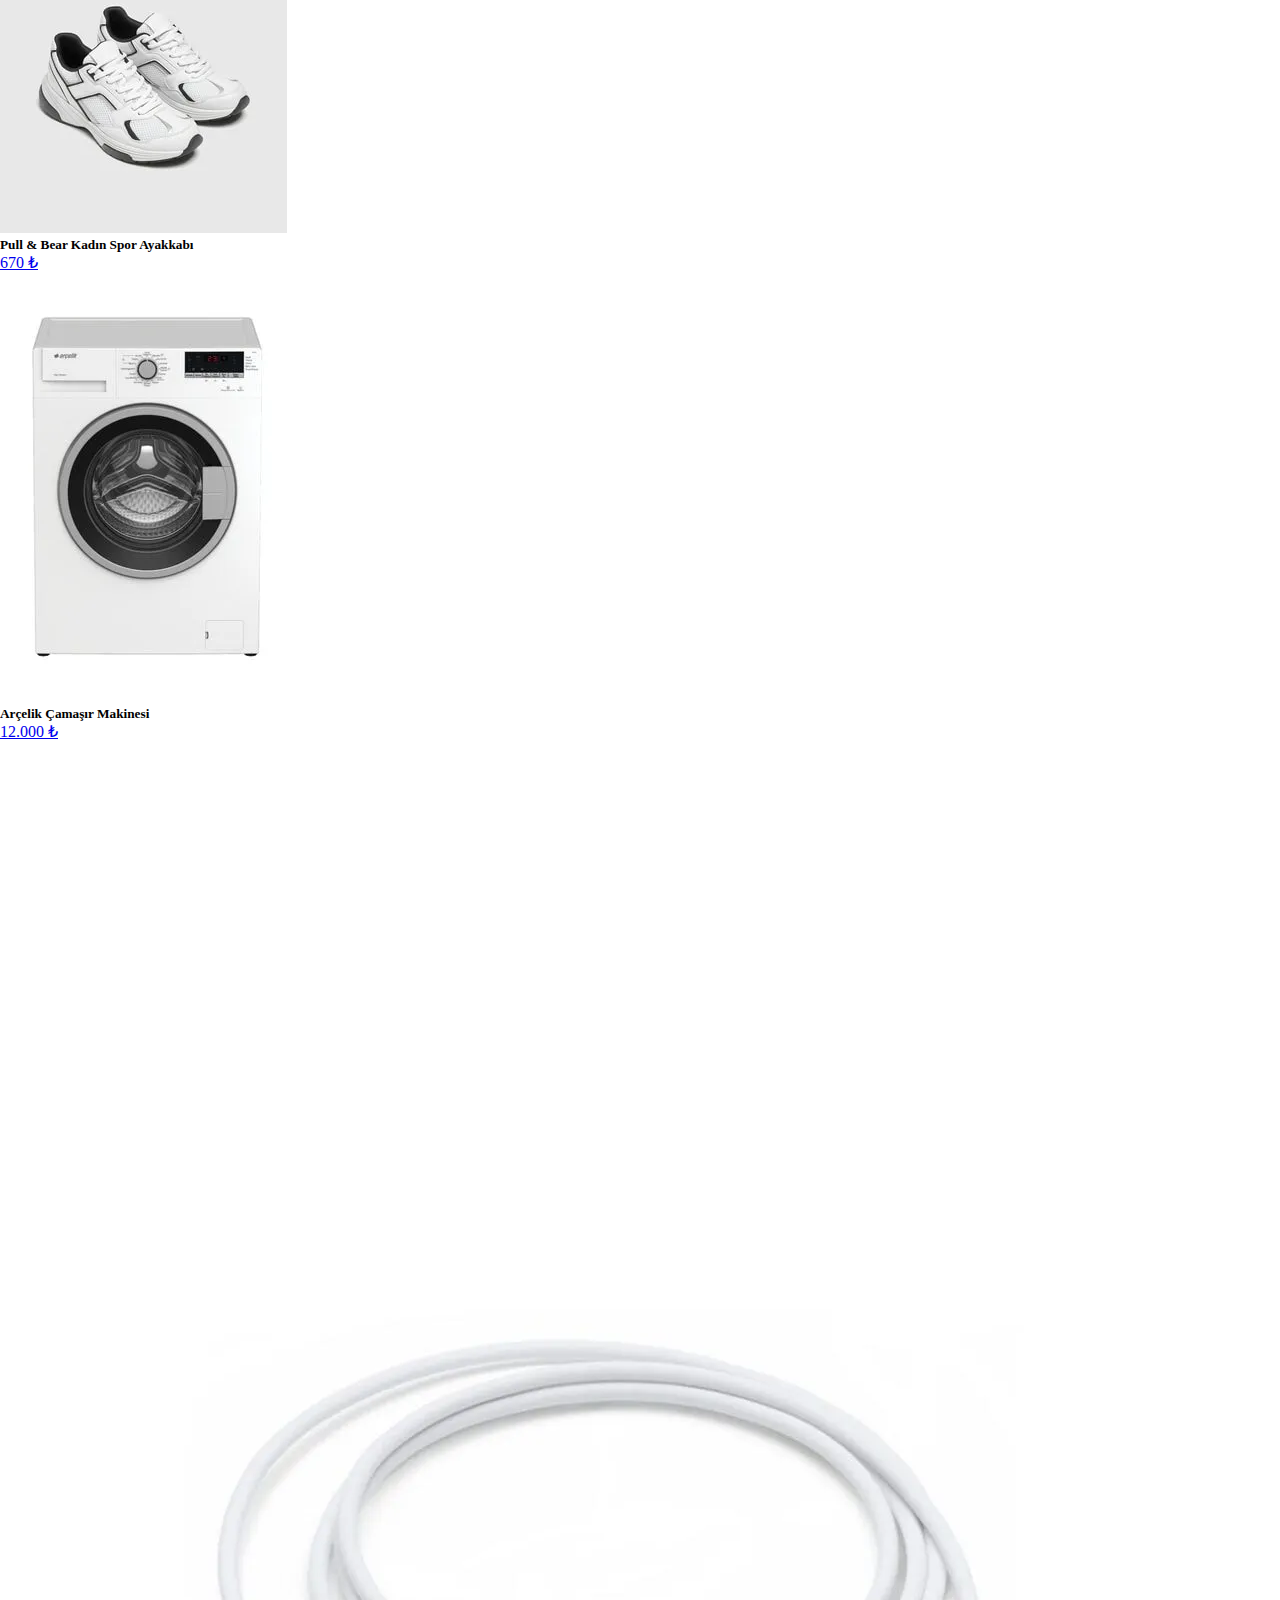
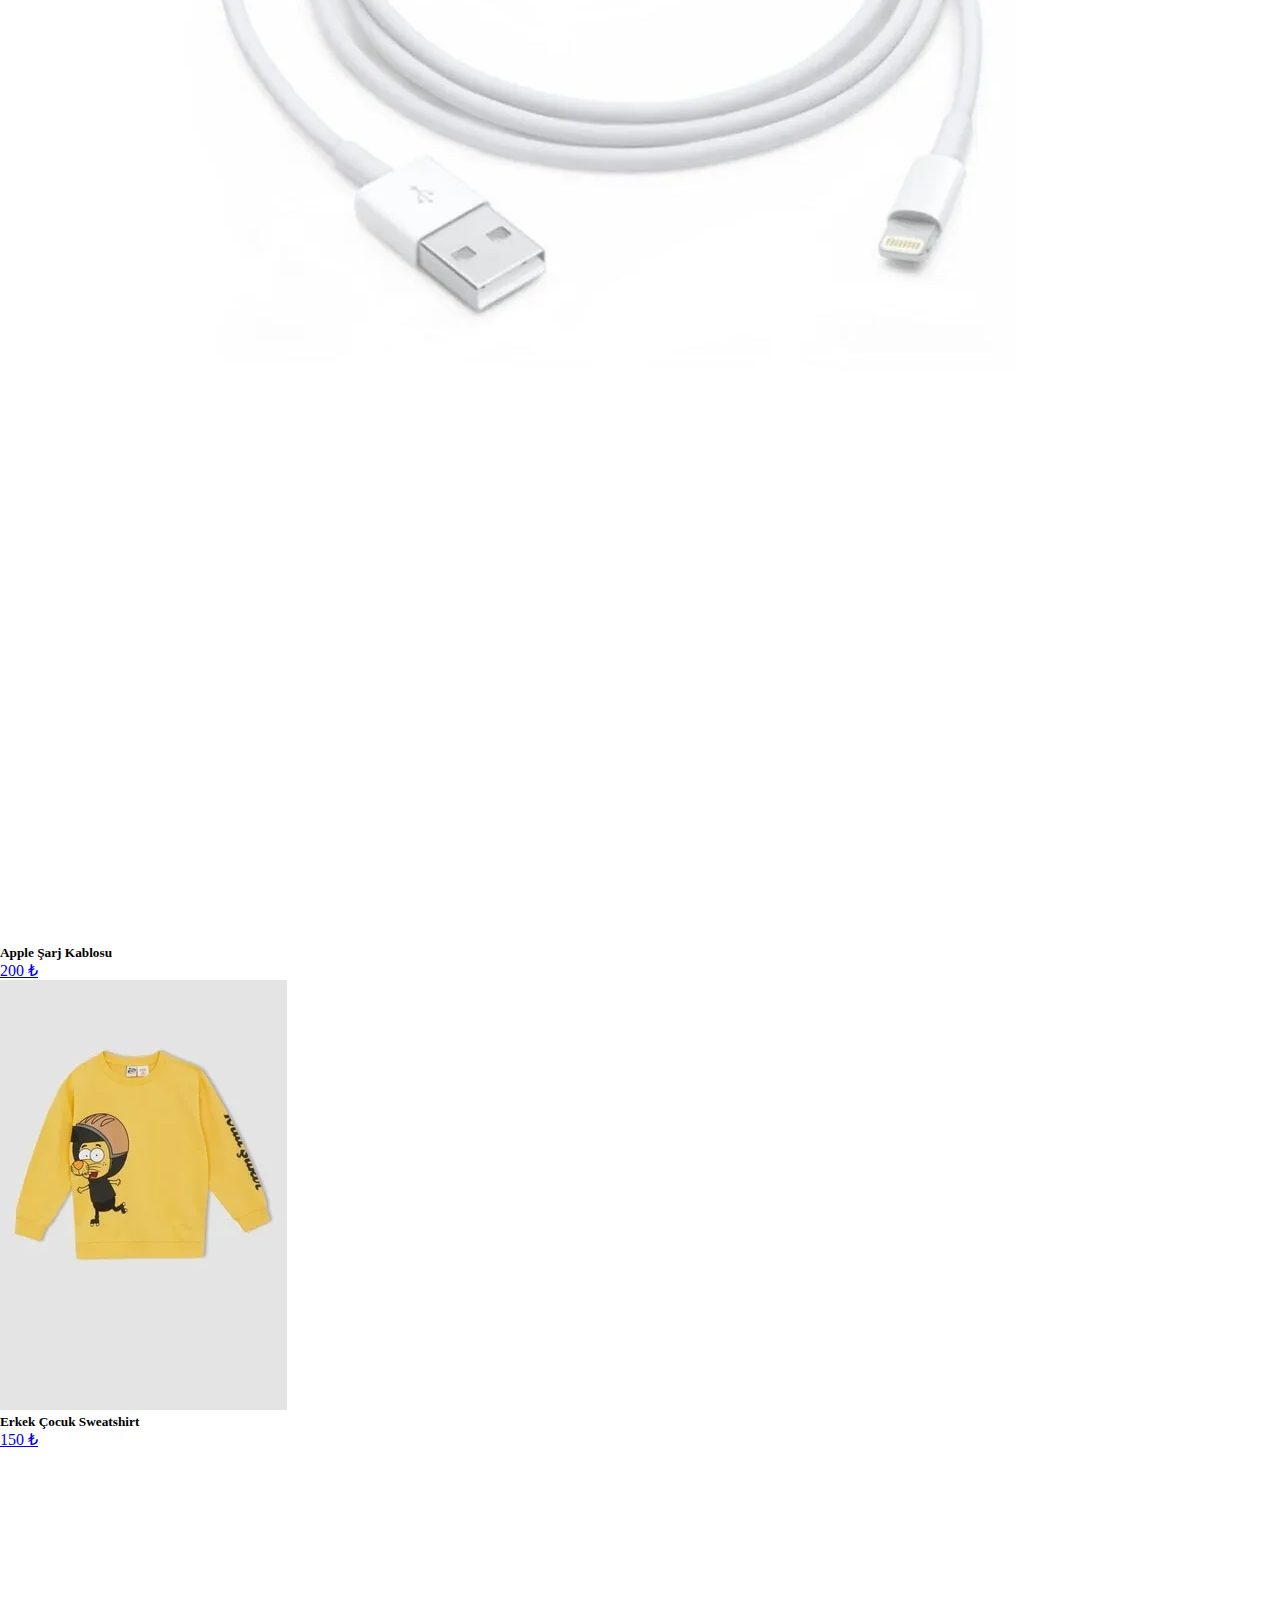
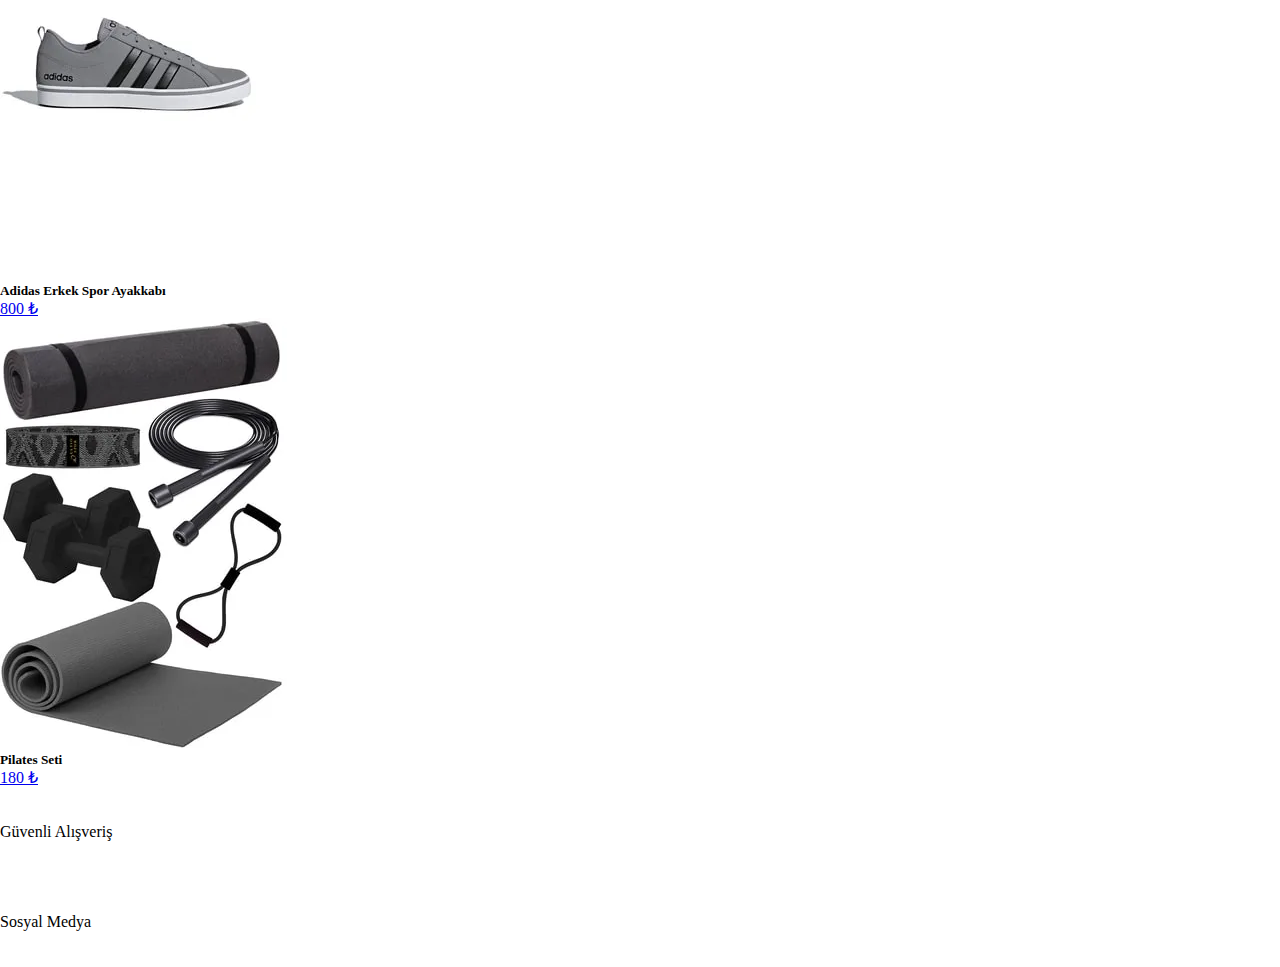
<file: coksatanlar.html>
<!DOCTYPE html>
<html lang="en">

<head>
    <meta charset="UTF-8">
    <meta http-equiv="X-UA-Compatible" content="IE=edge">
    <meta name="viewport" content="width=device-width, initial-scale=1.0">
    <link href="https://cdn.jsdelivr.net/npm/bootstrap@5.3.0-alpha1/dist/css/bootstrap.min.css" rel="stylesheet"
        integrity="sha384-GLhlTQ8iRABdZLl6O3oVMWSktQOp6b7In1Zl3/Jr59b6EGGoI1aFkw7cmDA6j6gD" crossorigin="anonymous">
    <link rel="stylesheet" href="https://cdnjs.cloudflare.com/ajax/libs/font-awesome/6.3.0/css/all.min.css"
        integrity="sha512-SzlrxWUlpfuzQ+pcUCosxcglQRNAq/DZjVsC0lE40xsADsfeQoEypE+enwcOiGjk/bSuGGKHEyjSoQ1zVisanQ=="
        crossorigin="anonymous" referrerpolicy="no-referrer" />
    <link rel="stylesheet" href="style.css">
    <title>Çok Satanlar</title>
</head>

<body>

    <div class="container">
        <!--*************************************** Navbar **************************************** -->
        <nav
            class="container-fluid navbar navbar-expand-lg text-bg-primary rounded-3 mt-3 sticky-top d-flex row justify-content-between">
            <div class="col-3">
                <a class="navbar-brand text-white" href="/">EMARE</a>
                <button class="navbar-toggler" type="button" data-bs-toggle="collapse"
                    data-bs-target="#navbarSupportedContent" aria-controls="navbarSupportedContent"
                    aria-expanded="false" aria-label="Toggle navigation">
                    <span class="navbar-toggler-icon"></span>
                </button>
            </div>
            <form class="d-flex col-5" role="search">
                <input class="form-control me-2" type="search" placeholder="Search" aria-label="Search">
                <button class="btn btn-outline-light" type="submit">Search</button>
            </form>
            <div class="collapse navbar-collapse col-4" id="navbarSupportedContent">
                <ul class="navbar-nav me-auto mb-2 mb-lg-0">
                    <li class="nav-item ms-2">
                        <a class="nav-link" aria-current="page" href="#"><i
                                class="fa-solid fa-cart-shopping me-1"></i>Sepetim</a>
                    </li>
                    <li class="nav-item ms-2">
                        <a class="nav-link "><i class="fa-solid fa-heart me-1"></i>Favorilerim</a>
                    </li>
                    <li class="nav-item ms-2">
                        <a class="nav-link" href="/login.html"><i class="fa-solid fa-user me-1"></i>Hesabım</a>
                    </li>
                </ul>
            </div>
        </nav>
        <ul
            class="nav container-fluid navbar navbar-expand-lg text-bg-secondary rounded-3 mt-1 d-flex row justify-content-between">
            <li class="nav-item col-1">
                <a class="nav-link" href="/kadin.html">Kadın</a>
            </li>
            <li class="nav-item col-1">
                <a class="nav-link" href="/erkek.html">Erkek</a>
            </li>
            <li class="nav-item col-1">
                <a class="nav-link" href="/cocuk.html">Çocuk</a>
            </li>
            <li class="nav-item col-2">
                <a class="nav-link" href="ayakkabicanta.html">Ayakkabı & Çanta</a>
            </li>
            <li class="nav-item col-1">
                <a class="nav-link" href="elektronik.html">Elektronik</a>
            </li>
            <li class="nav-item col-2">
                <a class="nav-link" href="sporoutdoor.html">Spor & Outdoor</a>
            </li>
            <li class="nav-item col-2">
                <a class="nav-link" href="coksatanlar.html">Çok Satanlar</a>
            </li>
        </ul>
        <!--**************************************** navbar end *************************************** -->
        <!--***************************************** çok satanlar ************************************* -->
        <div class="d-flex mt-1 text-center w-75 ms-1">
            <div class="card mt-4 col-12 col-sm-3 m-1">
                <img src="/images/tel.png" class="card-img-top" alt="...">
                <div class="card-body mt-2">
                    <h5 class="card-title">Iphone 11</h5>
                    <a href="#" class="btn btn-sm btn-primary">17.000 ₺</a>
                    <a href="#" class="btn btn-sm btn-danger"><i class="fa-solid fa-heart"></i></a>
                </div>
            </div>
            <div class="card mt-4 col-12 col-sm-3 m-1 ">
                <img src="/images/pc.png" class="card-img-top" alt="...">
                <div class="card-body mt-2">
                    <h5 class="card-title">Lenovo Idepad</h5>
                    <a href="#" class="btn btn-sm btn-primary">20.000 ₺</a>
                    <a href="#" class="btn btn-sm btn-danger"><i class="fa-solid fa-heart"></i></a>
                </div>
            </div>
            <div class="card mt-4 col-3 m-1">
                <img src="/images/buzdolabi.png" class="card-img-top" alt="...">
                <div class="card-body mt-2">
                    <h5 class="card-title">Samsung Buzdolabı</h5>
                    <a href="#" class="btn btn-sm btn-primary">20.000 ₺</a>
                    <a href="#" class="btn btn-sm btn-danger"><i class="fa-solid fa-heart"></i></a>
                </div>
            </div>
            <div class="card mt-4 col-3 m-1">
                <img src="/images/robot.png" class="card-img-top " alt="...">
                <div class="card-body mt-2">
                    <h5 class="card-title">Xiaomi Mi Robot</h5>
                    <a href="#" class="btn btn-sm btn-primary">4.900 ₺</a>
                    <a href="#" class="btn btn-sm btn-danger"><i class="fa-solid fa-heart"></i></a>
                </div>
            </div>
            <div class="card mt-4 col-3 m-1">
                <img src="/images/kadinayakkabi.png" class="card-img-top " alt="...">
                <div class="card-body mt-2">
                    <h5 class="card-title">Pull & Bear Kadın Spor Ayakkabı</h5>
                    <a href="#" class="btn btn-sm btn-primary">670 ₺</a>
                    <a href="#" class="btn btn-sm btn-danger"><i class="fa-solid fa-heart"></i></a>
                </div>
            </div>
        </div>
        <div class="d-flex mt-1 text-center w-75 ms-1">
            <div class="card mt-1 col-3 m-1">
                <img src="/images/camasirmakinesi.png" class="card-img-top" alt="...">
                <div class="card-body mt-2">
                    <h5 class="card-title">Arçelik Çamaşır Makinesi</h5>
                    <a href="#" class="btn btn-sm btn-primary">12.000 ₺</a>
                    <a href="#" class="btn btn-sm btn-danger"><i class="fa-solid fa-heart"></i></a>
                </div>
            </div>
            <div class="card mt-1 col-3 m-1 ">
                <img src="/images/kablo.png" class="card-img-top" alt="...">
                <div class="card-body mt-2">
                    <h5 class="card-title">Apple Şarj Kablosu</h5>
                    <a href="#" class="btn btn-sm btn-primary">200 ₺</a>
                    <a href="#" class="btn btn-sm btn-danger"><i class="fa-solid fa-heart"></i></a>
                </div>
            </div>
            <div class="card mt-1 col-3 m-1">
                <img src="/images/erkekcocuksweat.png" class="card-img-top" alt="...">
                <div class="card-body mt-2">
                    <h5 class="card-title">Erkek Çocuk Sweatshirt</h5>
                    <a href="#" class="btn btn-sm btn-primary">150 ₺</a>
                    <a href="#" class="btn btn-sm btn-danger"><i class="fa-solid fa-heart"></i></a>
                </div>
            </div>
            <div class="card mt-1 col-3 m-1">
                <img src="/images/erkekayakkabi.png" class="card-img-top " alt="...">
                <div class="card-body mt-2">
                    <h5 class="card-title">Adidas Erkek Spor Ayakkabı</h5>
                    <a href="#" class="btn btn-sm btn-primary">800 ₺</a>
                    <a href="#" class="btn btn-sm btn-danger"><i class="fa-solid fa-heart"></i></a>
                </div>
            </div>
            <div class="card mt-1 col-3 m-1">
                <img src="/images/pilates.png" class="card-img-top " alt="...">
                <div class="card-body mt-2">
                    <h5 class="card-title">Pilates Seti</h5>
                    <a href="#" class="btn btn-sm btn-primary">180 ₺</a>
                    <a href="#" class="btn btn-sm btn-danger"><i class="fa-solid fa-heart"></i></a>
                </div>
            </div>
        </div>
        <!--***************************************** çok satanlar end **********************************-->
        <!--***************************************** footer ********************************************-->
        <div class="footer mt-3">
            <div class=" text-bg-secondary d-flex justify-content-between mt-2">
                <div class="ms-5 m-0 ">
                    <div class="col-2 text-decoration-none mt-3">
                        <a href="#">
                            <h4>Emare</h4>
                        </a>
                        <a class="d-block text-decoration-none" href="#">Biz Kimiz</a>
                        <a class="d-block text-decoration-none" href="#">Kariyer</a>
                        <a class="d-block text-decoration-none" href="#">İletişim</a>
                    </div>
                    <div class=" mt-2">
                        <div>
                            <p>Güvenli Alışveriş</p>
                            <div>
                                <div class="fa-brands fa-cc-mastercard fs-1"></div>
                                <div class="fa-brands fa-cc-visa fs-1"></div>
                                <div class="fa-brands fa-cc-apple-pay fs-1"></div>
                                <div class="fa-brands fa-cc-paypal fs-1"></div>
                            </div>
                            </li>
                            </ul>
                        </div>
                    </div>
                </div>
                <div>
                    <div class="me-5 m-0 mt-3">
                        <ul><a href="#">
                                <h4>About us</h4>
                            </a>
                            <a class="d-block text-decoration-none" href="#">Who we are</a>
                            <a class="d-block text-decoration-none" href="#">Careers</a>
                            <a class="d-block text-decoration-none" href="#">Contact us</a>
                        </ul>
                    </div>
                </div>
                <div class="col-3 ms-5">
                    <div>
                        <ul><a href="#">
                                <h4 class="mt-3">Kampanyalar</h4>
                            </a>
                            <a class="d-block text-decoration-none" href="#">Aktif Kampanyalar</a>
                            <a class="d-block text-decoration-none" href="#">Elite Üyelik</a>
                            <a class="d-block text-decoration-none" href="#" target="_blank">Hediye Fikirleri</a>
                        </ul>
                    </div>
                    <div class="">
                        <ul>
                            <p>Sosyal Medya</p>
                            <div class="social">
                                <div class="fa-brands fa-facebook fs-1"></a></div>
                                <div class="fa-brands fa-twitter fs-1"></div>
                                <div class="fa-brands fa-instagram fs-1"></div>
                                <div class="fa-brands fa-youtube fs-1"></div>
                        </ul>
                    </div>
                </div>
                <div class="col-3 ms-5 mt-3">
                    <div>
                        <a href="#">
                            <h4>Yardım</h4>
                        </a>
                        <a class="d-block text-decoration-none" href="#">Sıkça Sorulan Sorular</a>
                        <a class="d-block text-decoration-none" href="#">Canlı Yardım</a>
                        <a class="d-block text-decoration-none" href="#">Nasıl İade Edebilirim</a>
                        <a class="d-block text-decoration-none" href="#">İşlem Rehberi</a>
                    </div>
                </div>
            </div>
        </div>
        <!--***************************************** footer end ****************************************-->
    </div>



    <script src="https://cdn.jsdelivr.net/npm/bootstrap@5.3.0-alpha1/dist/js/bootstrap.bundle.min.js"
        integrity="sha384-w76AqPfDkMBDXo30jS1Sgez6pr3x5MlQ1ZAGC+nuZB+EYdgRZgiwxhTBTkF7CXvN"
        crossorigin="anonymous"></script>
</body>

</html>
</file>
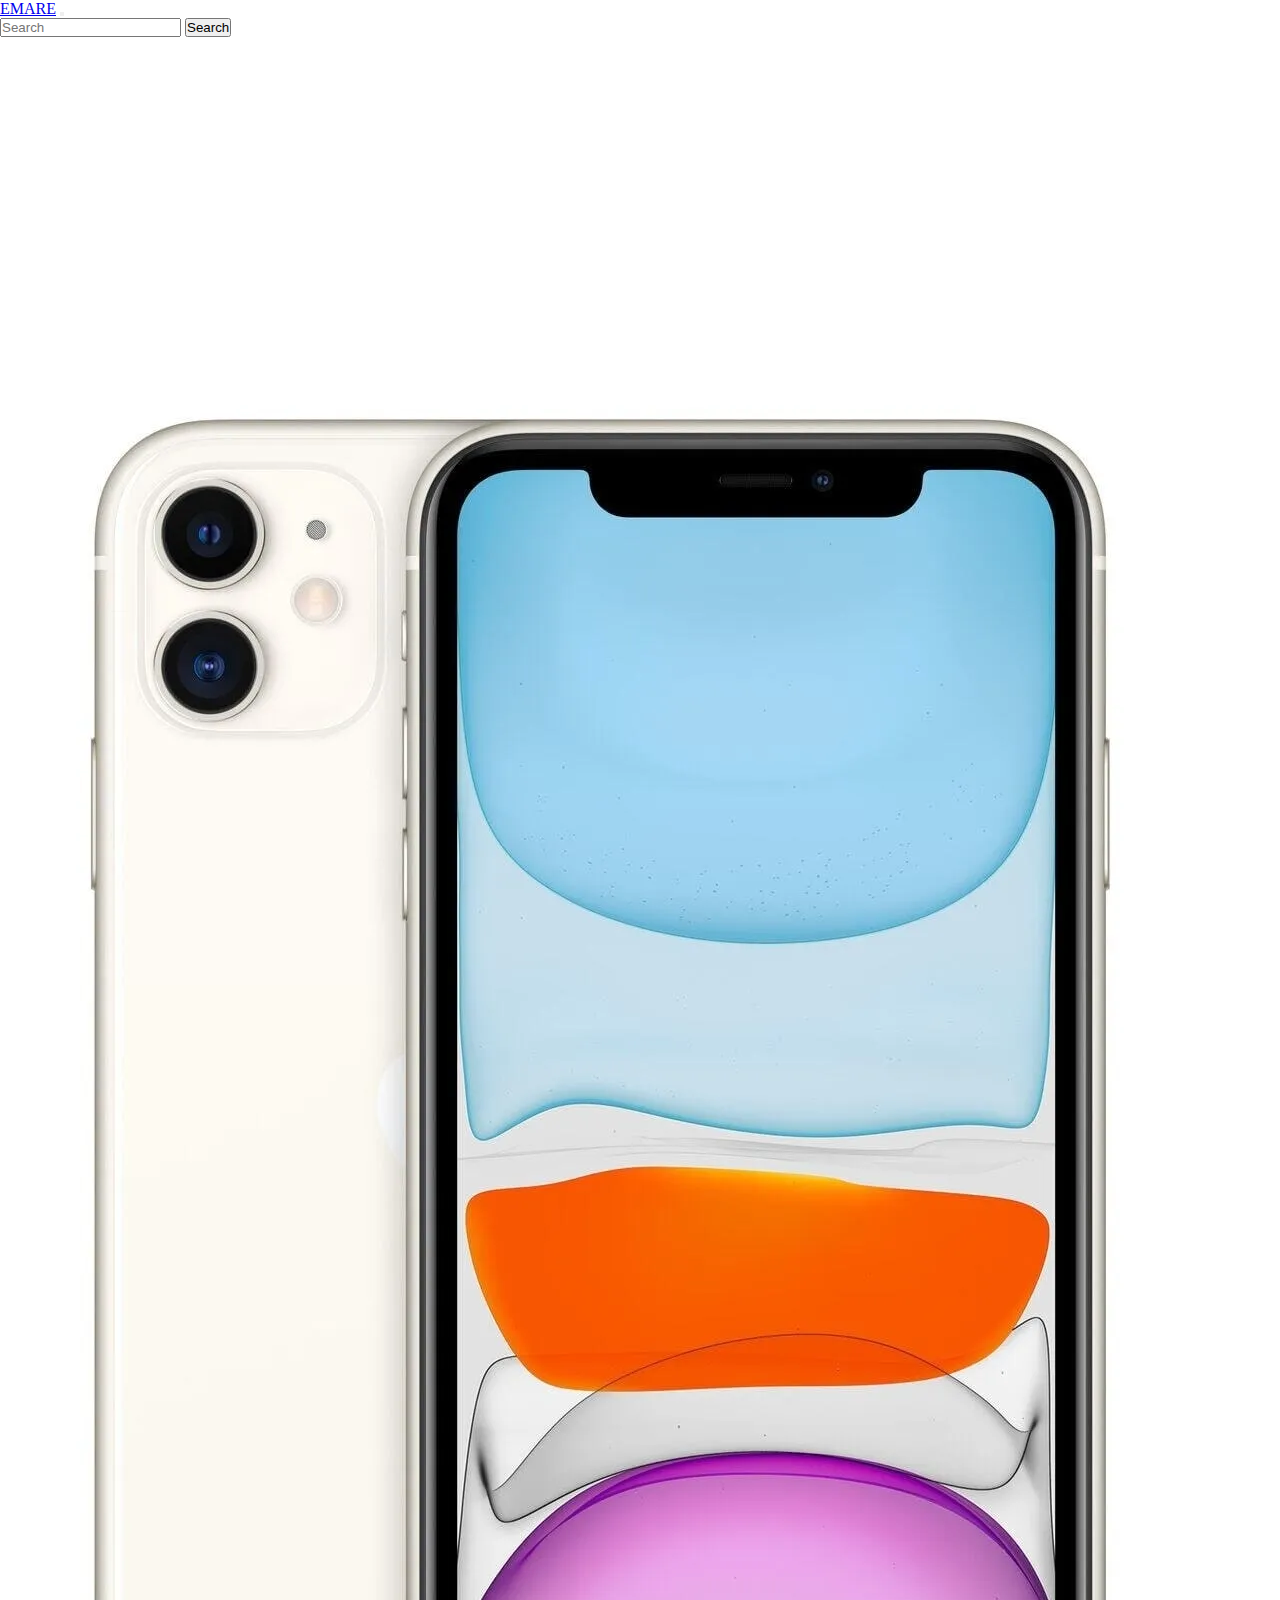
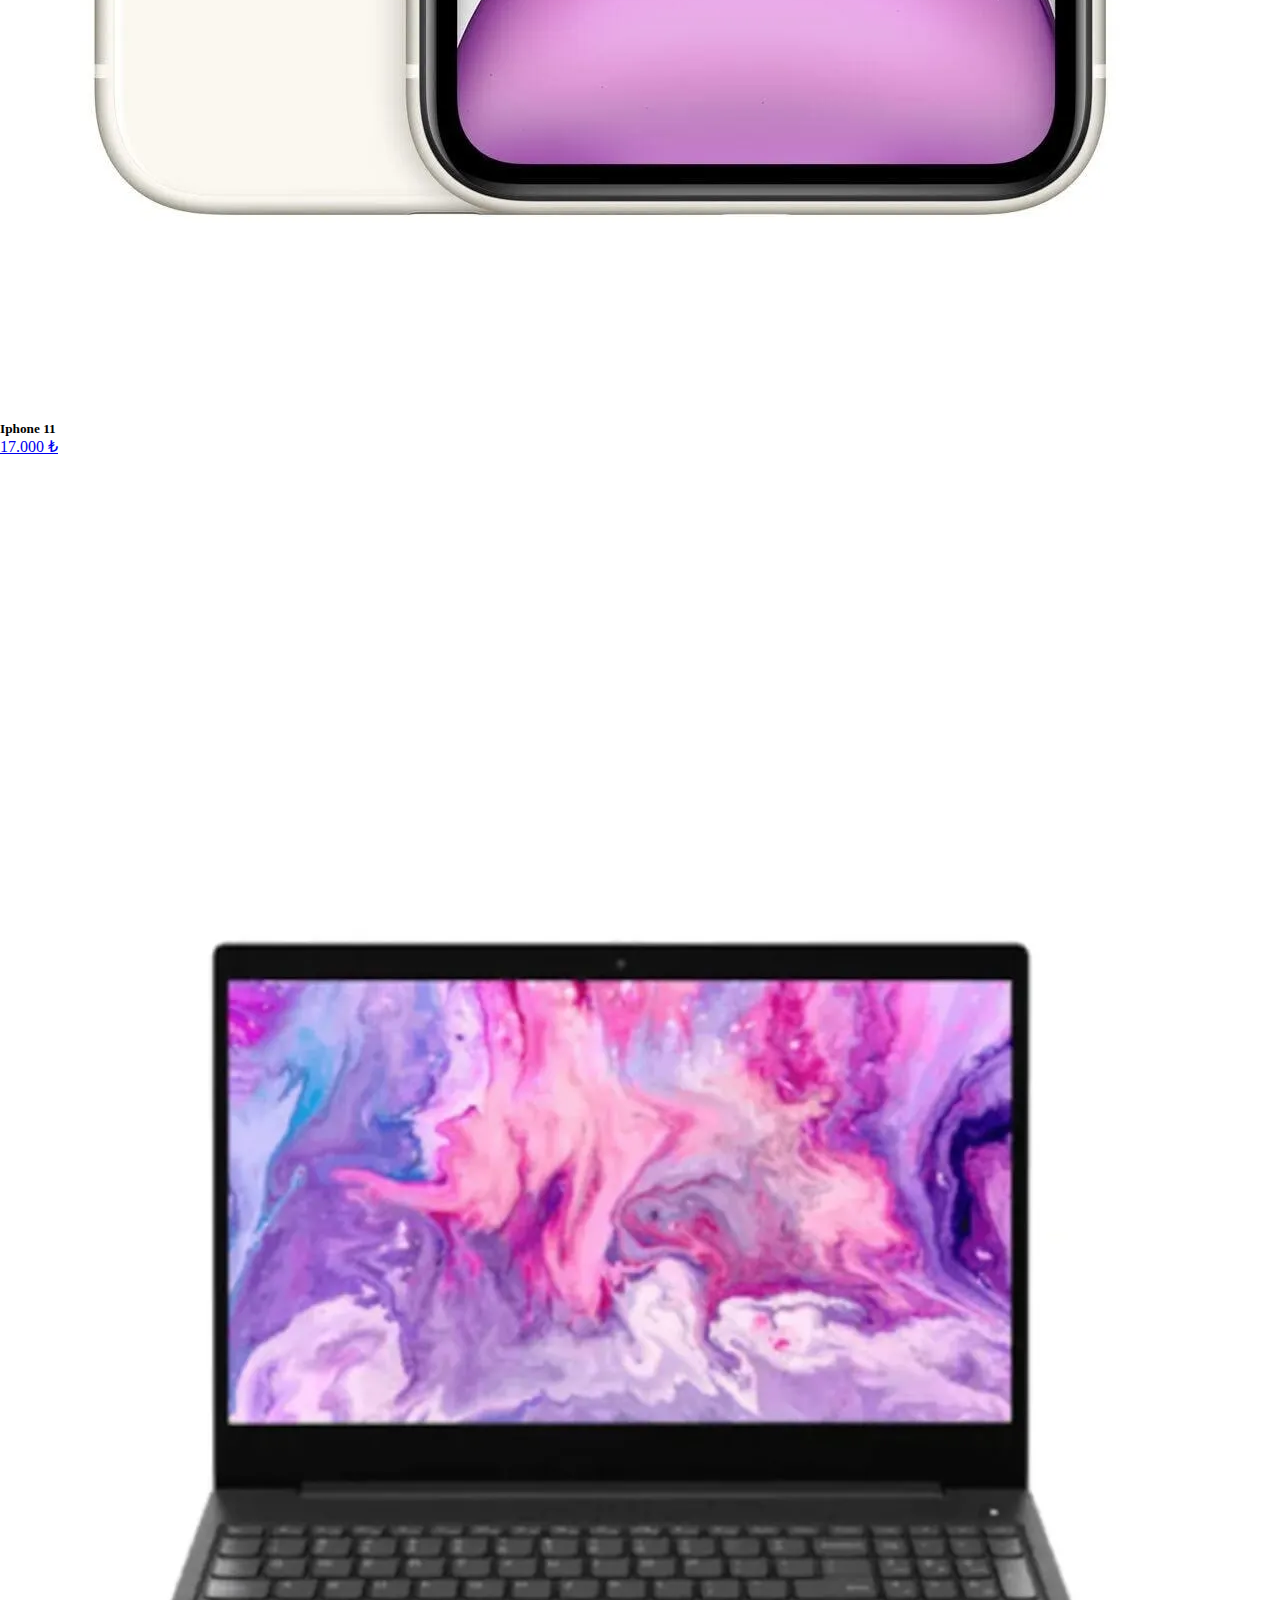
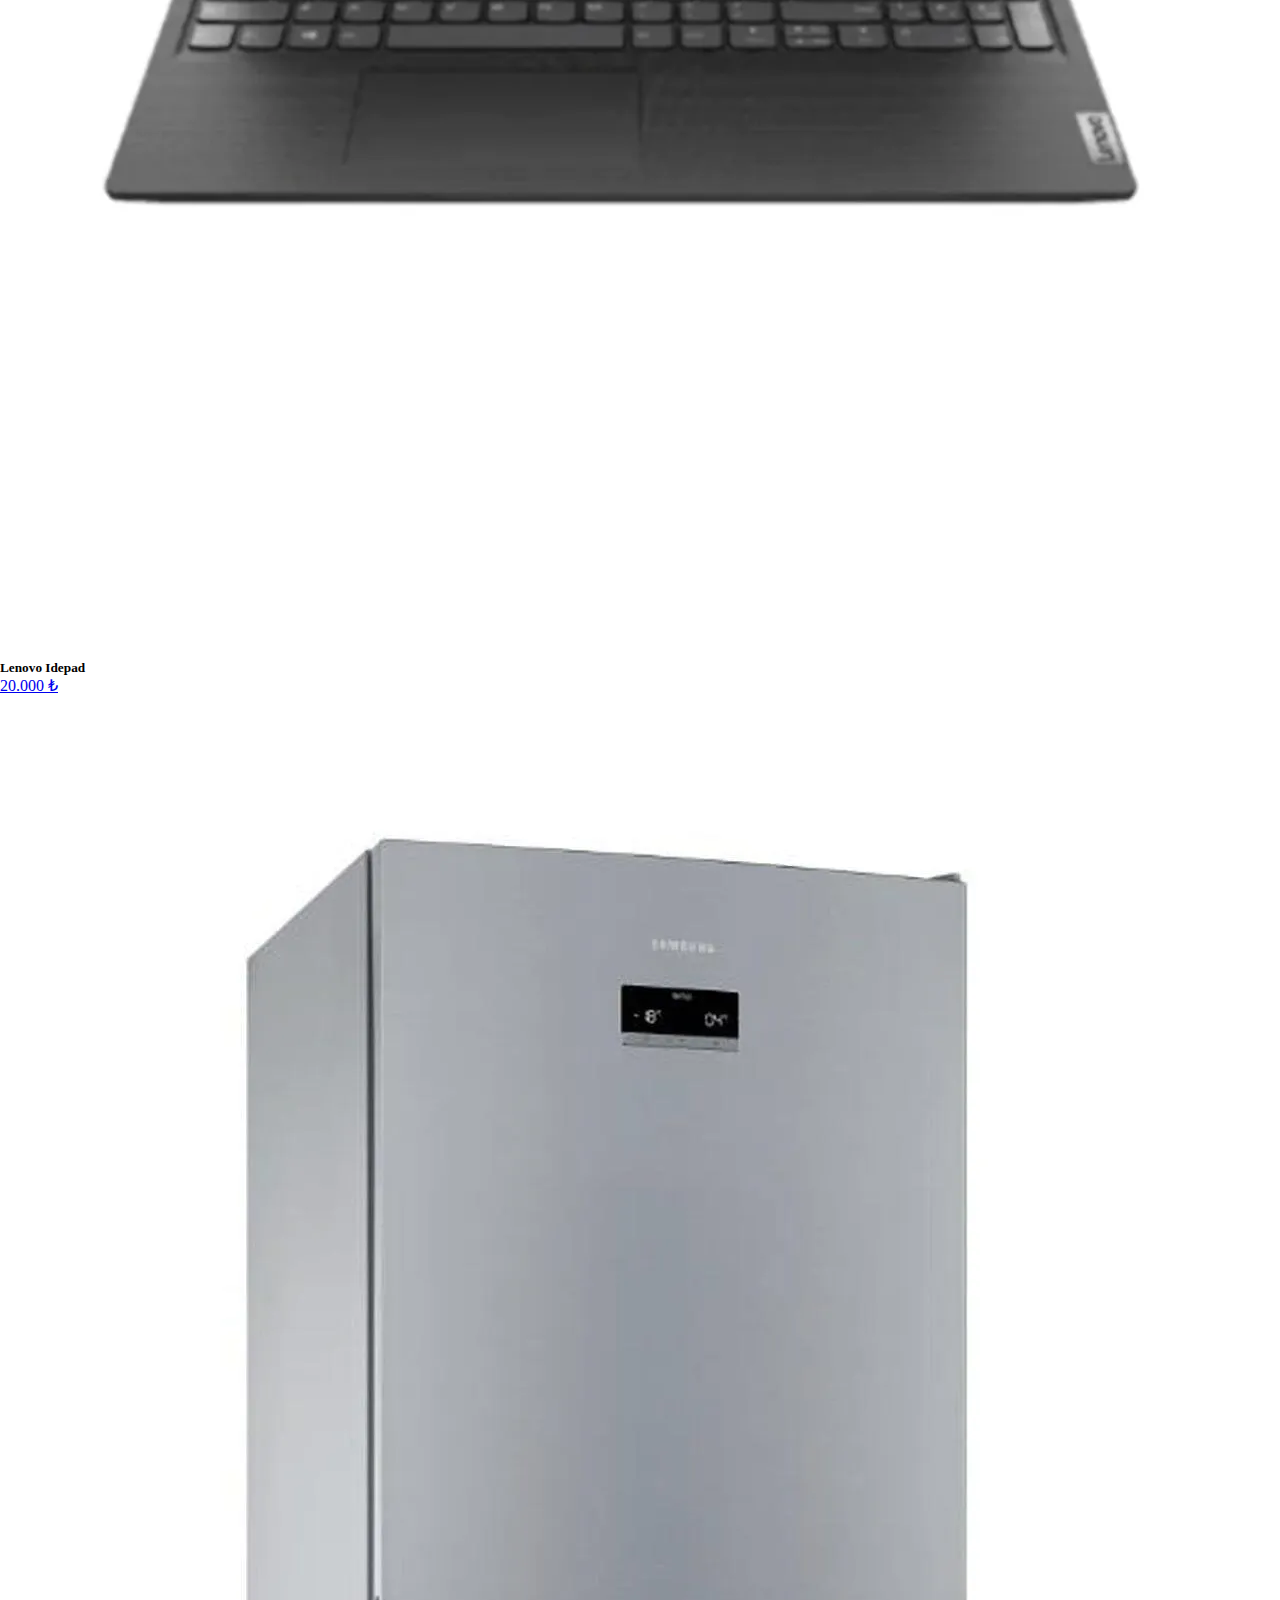
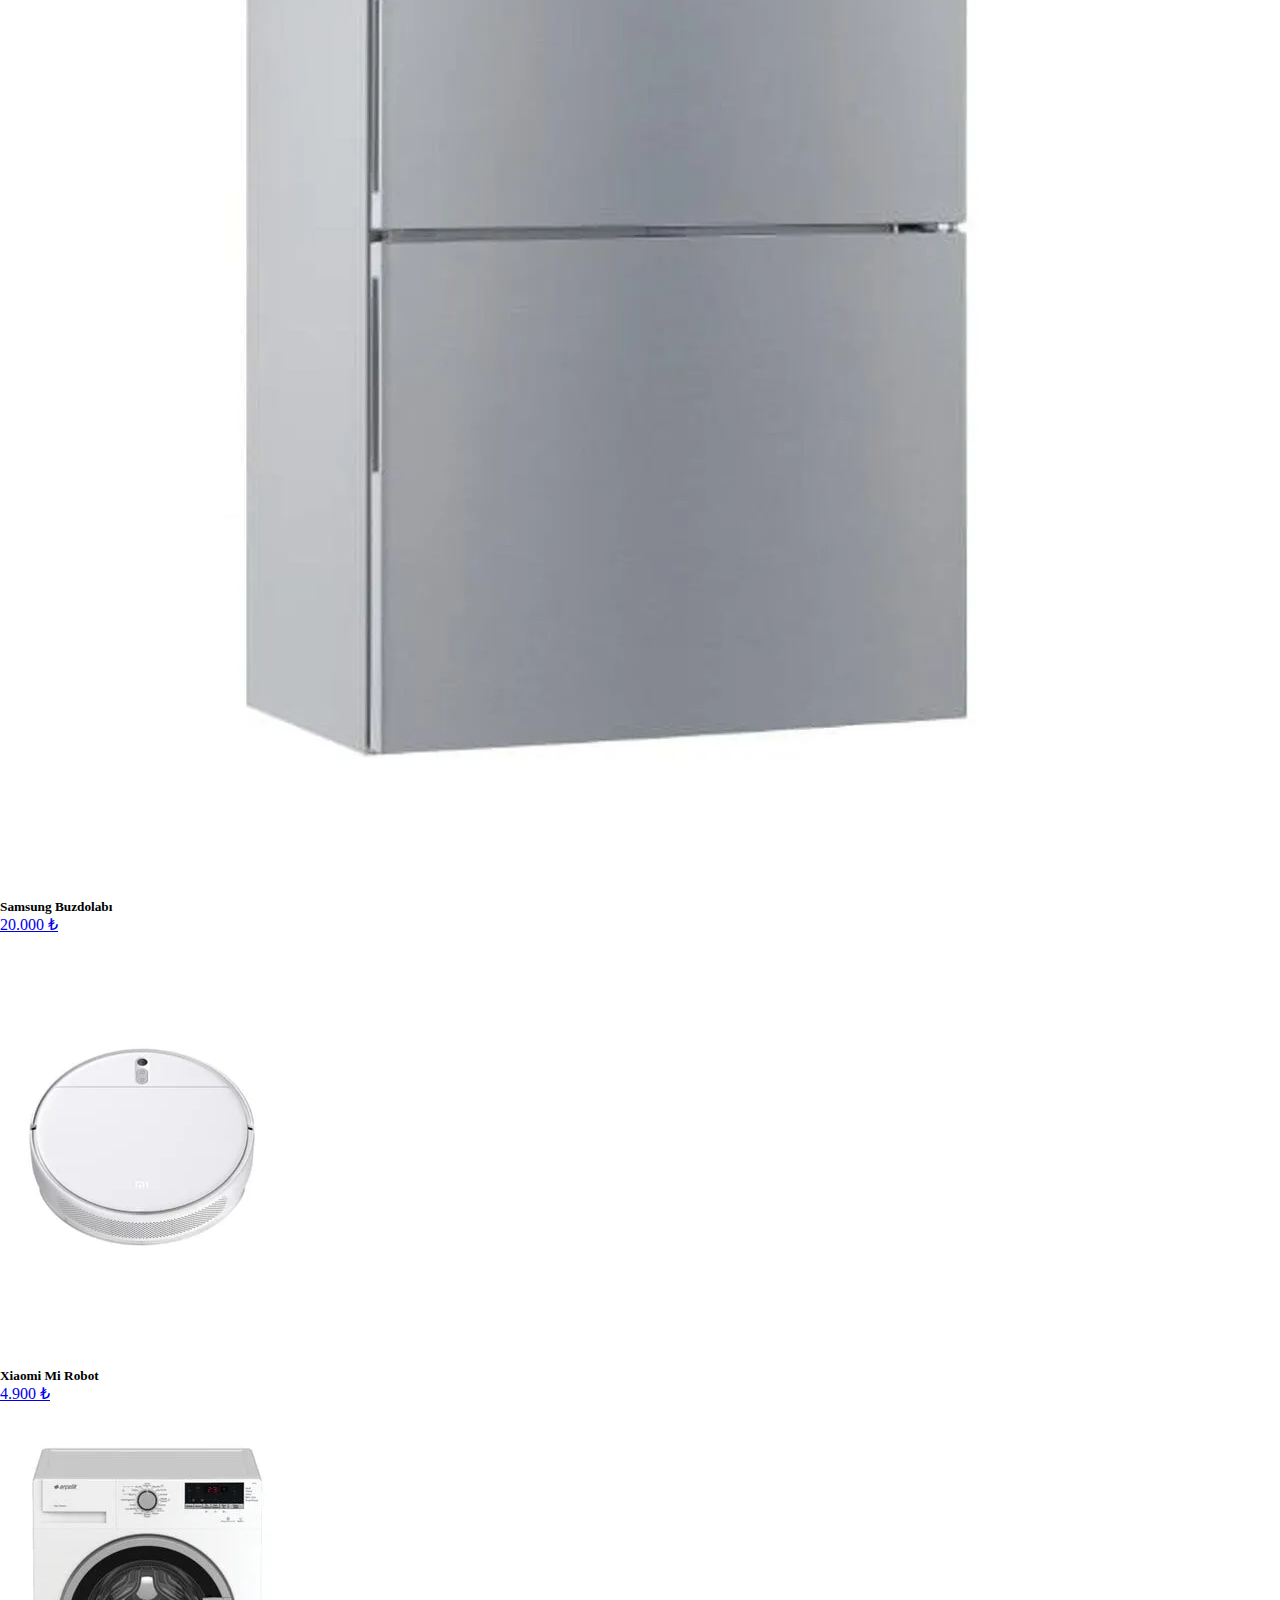
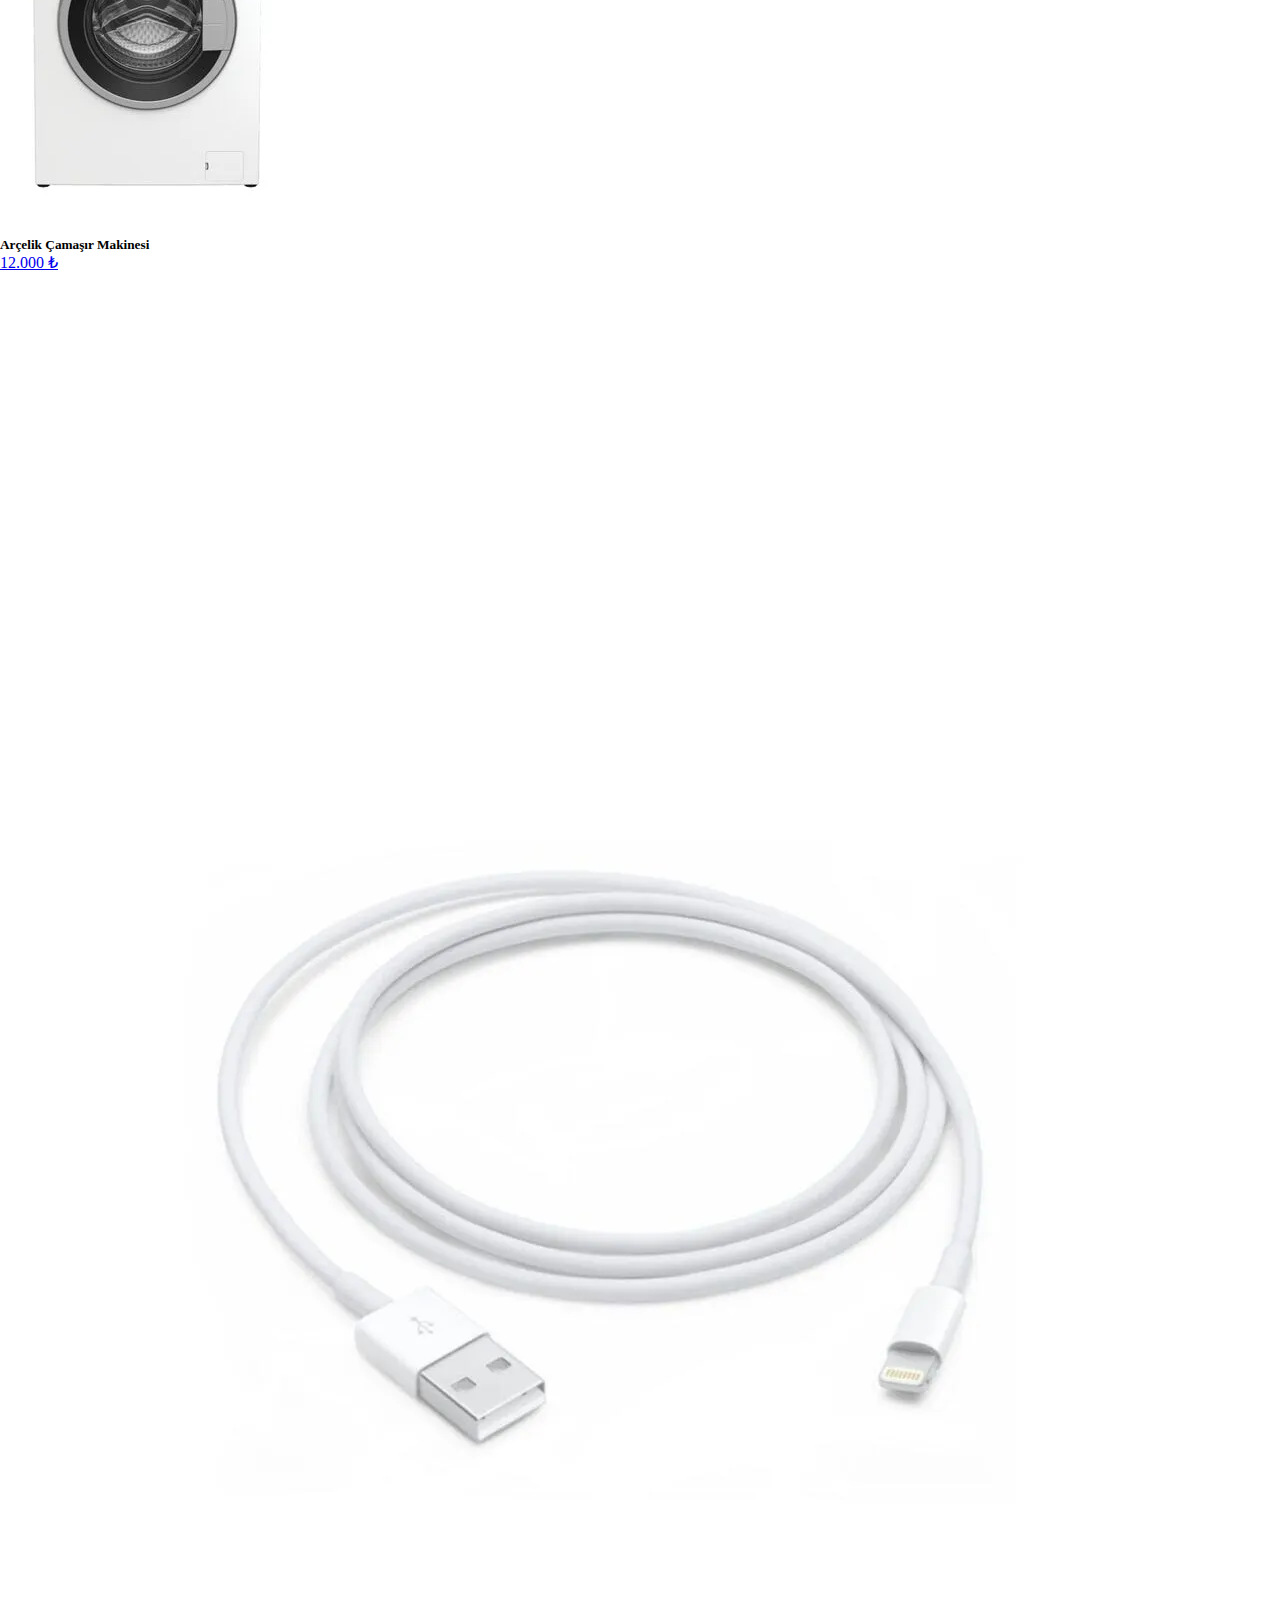
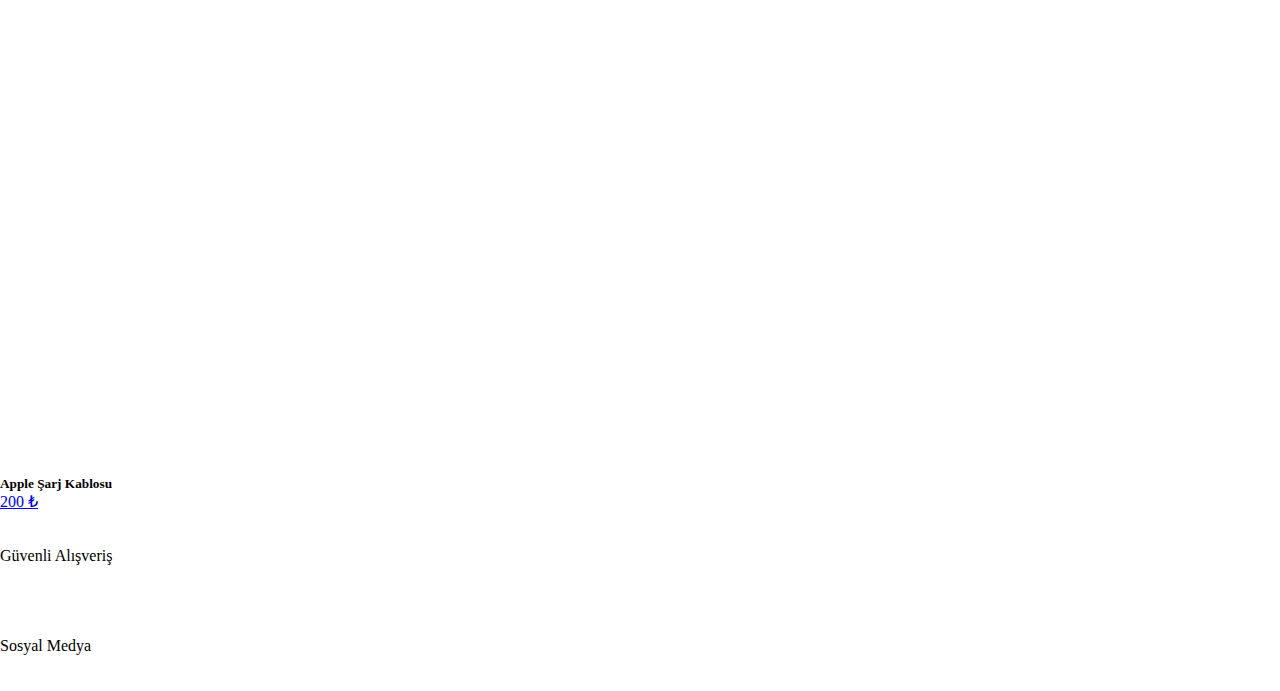
<file: elektronik.html>
<!DOCTYPE html>
<html lang="en">

<head>
    <meta charset="UTF-8">
    <meta http-equiv="X-UA-Compatible" content="IE=edge">
    <meta name="viewport" content="width=device-width, initial-scale=1.0">
    <link href="https://cdn.jsdelivr.net/npm/bootstrap@5.3.0-alpha1/dist/css/bootstrap.min.css" rel="stylesheet"
        integrity="sha384-GLhlTQ8iRABdZLl6O3oVMWSktQOp6b7In1Zl3/Jr59b6EGGoI1aFkw7cmDA6j6gD" crossorigin="anonymous">
    <link rel="stylesheet" href="https://cdnjs.cloudflare.com/ajax/libs/font-awesome/6.3.0/css/all.min.css"
        integrity="sha512-SzlrxWUlpfuzQ+pcUCosxcglQRNAq/DZjVsC0lE40xsADsfeQoEypE+enwcOiGjk/bSuGGKHEyjSoQ1zVisanQ=="
        crossorigin="anonymous" referrerpolicy="no-referrer" />
    <link rel="stylesheet" href="style.css">
    <title>Elektronik</title>
</head>

<body>

    <div class="container">
        <!--*************************************** Navbar **************************************** -->
        <nav
            class="container-fluid navbar navbar-expand-lg text-bg-primary rounded-3 mt-3 sticky-top d-flex row justify-content-between">
            <div class="col-3">
                <a class="navbar-brand text-white" href="/index.html">EMARE</a>
                <button class="navbar-toggler" type="button" data-bs-toggle="collapse"
                    data-bs-target="#navbarSupportedContent" aria-controls="navbarSupportedContent"
                    aria-expanded="false" aria-label="Toggle navigation">
                    <span class="navbar-toggler-icon"></span>
                </button>
            </div>
            <form class="d-flex col-5" role="search">
                <input class="form-control me-2" type="search" placeholder="Search" aria-label="Search">
                <button class="btn btn-outline-light" type="submit">Search</button>
            </form>
            <div class="collapse navbar-collapse col-4" id="navbarSupportedContent">
                <ul class="navbar-nav me-auto mb-2 mb-lg-0">
                    <li class="nav-item ms-2">
                        <a class="nav-link" aria-current="page" href="#"><i
                                class="fa-solid fa-cart-shopping me-1"></i>Sepetim</a>
                    </li>
                    <li class="nav-item ms-2">
                        <a class="nav-link "><i class="fa-solid fa-heart me-1"></i>Favorilerim</a>
                    </li>
                    <li class="nav-item ms-2">
                        <a class="nav-link" href="/login.html"><i class="fa-solid fa-user me-1"></i>Hesabım</a>
                    </li>
                </ul>
            </div>
        </nav>
        <ul
            class="nav container-fluid navbar navbar-expand-lg text-bg-secondary rounded-3 mt-1 d-flex row justify-content-between">
            <li class="nav-item col-1">
                <a class="nav-link" href="kadin.html">Kadın</a>
            </li>
            <li class="nav-item col-1">
                <a class="nav-link" href="erkek.html">Erkek</a>
            </li>
            <li class="nav-item col-1">
                <a class="nav-link" href="cocuk.html">Çocuk</a>
            </li>
            <li class="nav-item col-2">
                <a class="nav-link" href="ayakkabicanta.html">Ayakkabı & Çanta</a>
            </li>
            <li class="nav-item col-1">
                <a class="nav-link" href="elektronik.html">Elektronik</a>
            </li>
            <li class="nav-item col-2">
                <a class="nav-link" href="sporoutdoor.html">Spor & Outdoor</a>
            </li>
            <li class="nav-item col-2">
                <a class="nav-link" href="coksatanlar.html">Çok Satanlar</a>
            </li>
        </ul>
        <!--**************************************** navbar end *************************************** -->
        <!--***************************************** body ******************************************** -->
        <div class="d-flex mt-1 text-center w-75 ms-1">
            <div class="card mt-4 col-12 col-sm-3 m-1">
                <img src="/images/tel.png" class="card-img-top" alt="...">
                <div class="card-body mt-2">
                    <h5 class="card-title">Iphone 11</h5>
                    <a href="#" class="btn btn-sm btn-primary">17.000 ₺</a>
                    <a href="#" class="btn btn-sm btn-danger"><i class="fa-solid fa-heart"></i></a>
                </div>
            </div>
            <div class="card mt-4 col-12 col-sm-3 m-1 ">
                <img src="/images/pc.png" class="card-img-top" alt="...">
                <div class="card-body mt-2">
                    <h5 class="card-title">Lenovo Idepad</h5>
                    <a href="#" class="btn btn-sm btn-primary">20.000 ₺</a>
                    <a href="#" class="btn btn-sm btn-danger"><i class="fa-solid fa-heart"></i></a>
                </div>
            </div>
            <div class="card mt-4 col-3 m-1">
                <img src="/images/buzdolabi.png" class="card-img-top" alt="...">
                <div class="card-body mt-2">
                    <h5 class="card-title">Samsung Buzdolabı</h5>
                    <a href="#" class="btn btn-sm btn-primary">20.000 ₺</a>
                    <a href="#" class="btn btn-sm btn-danger"><i class="fa-solid fa-heart"></i></a>
                </div>
            </div>
            <div class="card mt-4 col-3 m-1">
                <img src="/images/robot.png" class="card-img-top " alt="...">
                <div class="card-body mt-2">
                    <h5 class="card-title">Xiaomi Mi Robot</h5>
                    <a href="#" class="btn btn-sm btn-primary">4.900 ₺</a>
                    <a href="#" class="btn btn-sm btn-danger"><i class="fa-solid fa-heart"></i></a>
                </div>
            </div>
            <div class="card mt-4 col-3 m-1">
                <img src="/images/camasirmakinesi.png" class="card-img-top" alt="...">
                <div class="card-body mt-2">
                    <h5 class="card-title">Arçelik Çamaşır Makinesi</h5>
                    <a href="#" class="btn btn-sm btn-primary">12.000 ₺</a>
                    <a href="#" class="btn btn-sm btn-danger"><i class="fa-solid fa-heart"></i></a>
                </div>
            </div>
        </div>
        <div class="mt-1 text-center w-75 ms-1">
            <div class="card mt-4 col-3 m-1 ">
                <img src="/images/kablo.png" class="card-img-top" alt="...">
                <div class="card-body mt-2">
                    <h5 class="card-title">Apple Şarj Kablosu</h5>
                    <a href="#" class="btn btn-sm btn-primary">200 ₺</a>
                    <a href="#" class="btn btn-sm btn-danger"><i class="fa-solid fa-heart"></i></a>
                </div>
            </div>
        </div>
        <!--***************************************** body end ******************************************-->
        <!--***************************************** footer ********************************************-->
        <div class="footer mt-3">
            <div class=" text-bg-secondary d-flex justify-content-between mt-2">
                <div class="ms-5 m-0 ">
                    <div class="col-2 text-decoration-none mt-3">
                        <a href="#">
                            <h4>Emare</h4>
                        </a>
                        <a class="d-block text-decoration-none" href="#">Biz Kimiz</a>
                        <a class="d-block text-decoration-none" href="#">Kariyer</a>
                        <a class="d-block text-decoration-none" href="#">İletişim</a>
                    </div>
                    <div class=" mt-2">
                        <div>
                            <p>Güvenli Alışveriş</p>
                            <div>
                                <div class="fa-brands fa-cc-mastercard fs-1"></div>
                                <div class="fa-brands fa-cc-visa fs-1"></div>
                                <div class="fa-brands fa-cc-apple-pay fs-1"></div>
                                <div class="fa-brands fa-cc-paypal fs-1"></div>
                            </div>
                            </li>
                            </ul>
                        </div>
                    </div>
                </div>
                <div>
                    <div class="me-5 m-0 mt-3">
                        <ul><a href="#">
                                <h4>About us</h4>
                            </a>
                            <a class="d-block text-decoration-none" href="#">Who we are</a>
                            <a class="d-block text-decoration-none" href="#">Careers</a>
                            <a class="d-block text-decoration-none" href="#">Contact us</a>
                        </ul>
                    </div>
                </div>
                <div class="col-3 ms-5">
                    <div>
                        <ul><a href="#">
                                <h4 class="mt-3">Kampanyalar</h4>
                            </a>
                            <a class="d-block text-decoration-none" href="#">Aktif Kampanyalar</a>
                            <a class="d-block text-decoration-none" href="#">Elite Üyelik</a>
                            <a class="d-block text-decoration-none" href="#" target="_blank">Hediye Fikirleri</a>
                        </ul>
                    </div>
                    <div class="">
                        <ul>
                            <p>Sosyal Medya</p>
                            <div class="social">
                                <div class="fa-brands fa-facebook fs-1"></a></div>
                                <div class="fa-brands fa-twitter fs-1"></div>
                                <div class="fa-brands fa-instagram fs-1"></div>
                                <div class="fa-brands fa-youtube fs-1"></div>
                        </ul>
                    </div>
                </div>
                <div class="col-3 ms-5 mt-3">
                    <div>
                        <a href="#">
                            <h4>Yardım</h4>
                        </a>
                        <a class="d-block text-decoration-none" href="#">Sıkça Sorulan Sorular</a>
                        <a class="d-block text-decoration-none" href="#">Canlı Yardım</a>
                        <a class="d-block text-decoration-none" href="#">Nasıl İade Edebilirim</a>
                        <a class="d-block text-decoration-none" href="#">İşlem Rehberi</a>
                    </div>
                </div>
            </div>
        </div>
        <!--***************************************** footer end ****************************************-->
    </div>


    <script src="https://cdn.jsdelivr.net/npm/bootstrap@5.3.0-alpha1/dist/js/bootstrap.bundle.min.js"
        integrity="sha384-w76AqPfDkMBDXo30jS1Sgez6pr3x5MlQ1ZAGC+nuZB+EYdgRZgiwxhTBTkF7CXvN"
        crossorigin="anonymous"></script>
</body>

</html>
</file>
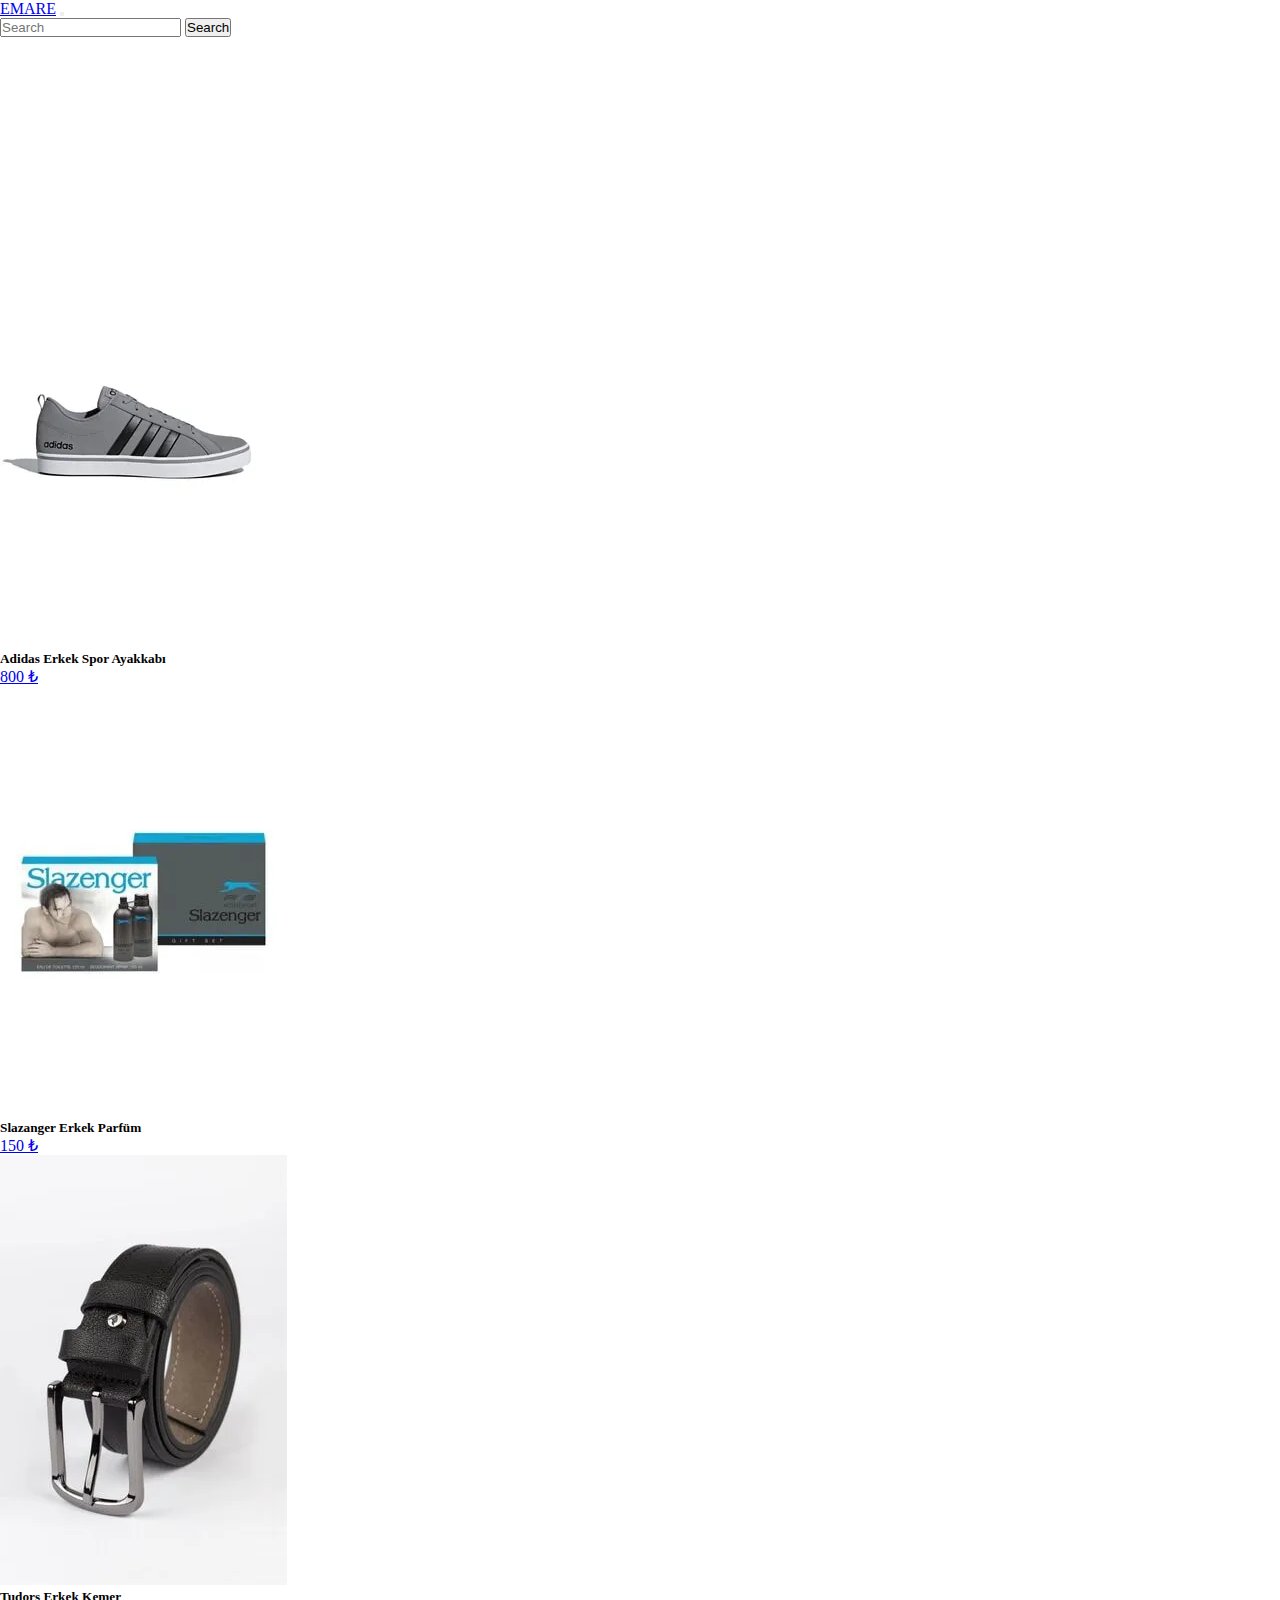
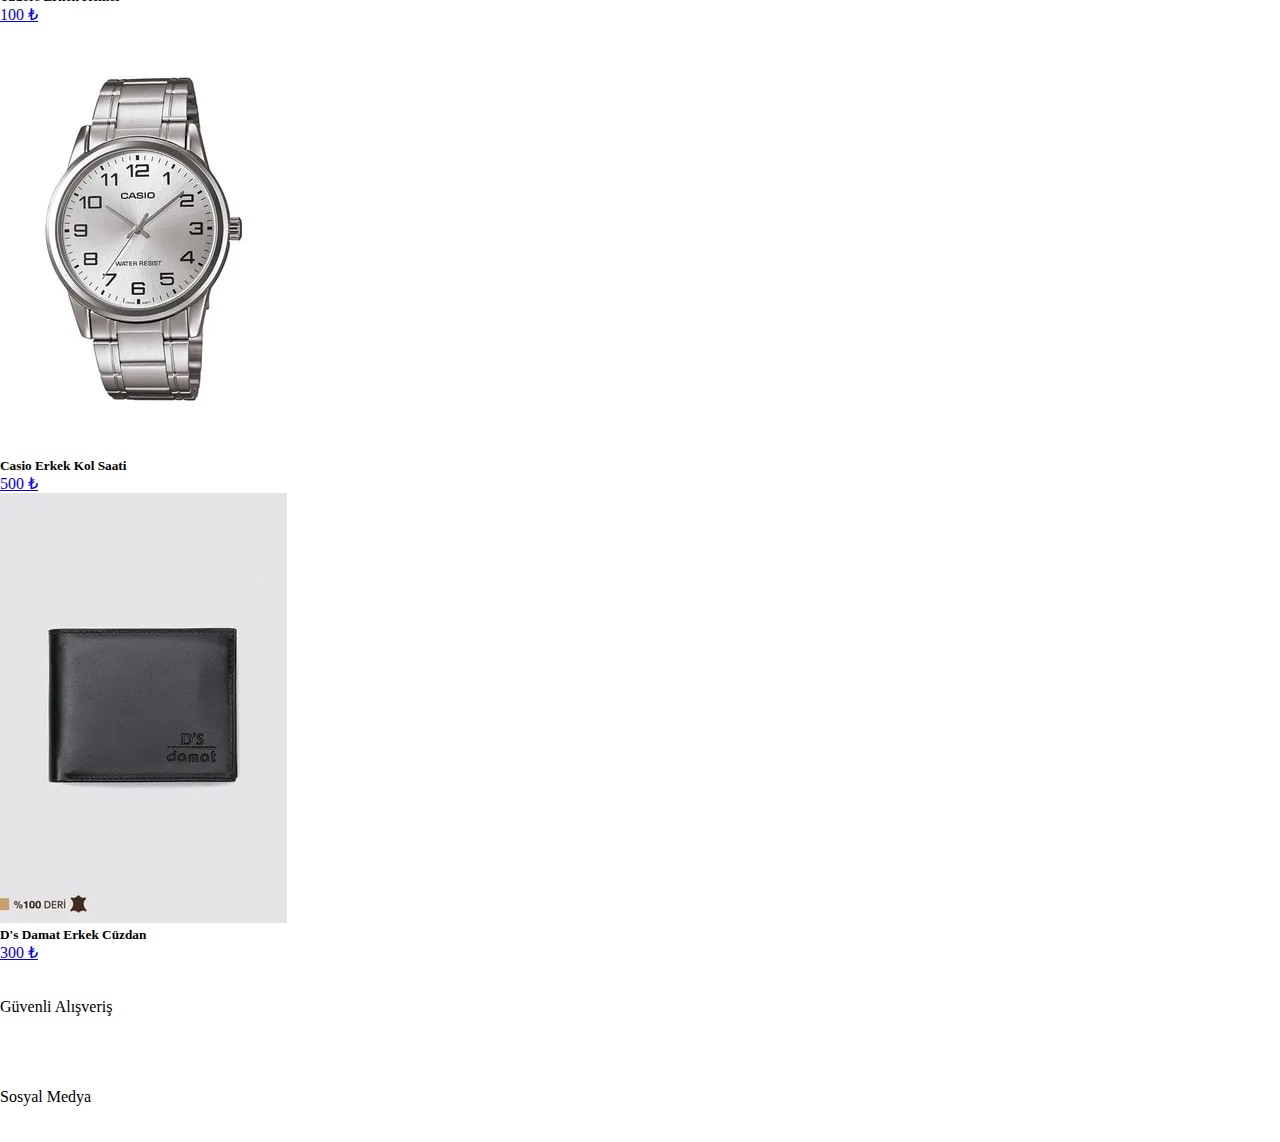
<file: erkek.html>
<!DOCTYPE html>
<html lang="en">

<head>
    <meta charset="UTF-8">
    <meta http-equiv="X-UA-Compatible" content="IE=edge">
    <meta name="viewport" content="width=device-width, initial-scale=1.0">
    <link href="https://cdn.jsdelivr.net/npm/bootstrap@5.3.0-alpha1/dist/css/bootstrap.min.css" rel="stylesheet"
        integrity="sha384-GLhlTQ8iRABdZLl6O3oVMWSktQOp6b7In1Zl3/Jr59b6EGGoI1aFkw7cmDA6j6gD" crossorigin="anonymous">
    <link rel="stylesheet" href="https://cdnjs.cloudflare.com/ajax/libs/font-awesome/6.3.0/css/all.min.css"
        integrity="sha512-SzlrxWUlpfuzQ+pcUCosxcglQRNAq/DZjVsC0lE40xsADsfeQoEypE+enwcOiGjk/bSuGGKHEyjSoQ1zVisanQ=="
        crossorigin="anonymous" referrerpolicy="no-referrer" />
    <link rel="stylesheet" href="style.css">
    <title>Erkek</title>
</head>

<body>

    <div class="container">
        <!--*************************************** Navbar **************************************** -->
        <nav
            class="container-fluid navbar navbar-expand-lg text-bg-primary rounded-3 mt-3 sticky-top d-flex row justify-content-between">
            <div class="col-3">
                <a class="navbar-brand text-white" href="/index.html">EMARE</a>
                <button class="navbar-toggler" type="button" data-bs-toggle="collapse"
                    data-bs-target="#navbarSupportedContent" aria-controls="navbarSupportedContent"
                    aria-expanded="false" aria-label="Toggle navigation">
                    <span class="navbar-toggler-icon"></span>
                </button>
            </div>
            <form class="d-flex col-5" role="search">
                <input class="form-control me-2" type="search" placeholder="Search" aria-label="Search">
                <button class="btn btn-outline-light" type="submit">Search</button>
            </form>
            <div class="collapse navbar-collapse col-4" id="navbarSupportedContent">
                <ul class="navbar-nav me-auto mb-2 mb-lg-0">
                    <li class="nav-item ms-2">
                        <a class="nav-link" aria-current="page" href="#"><i
                                class="fa-solid fa-cart-shopping me-1"></i>Sepetim</a>
                    </li>
                    <li class="nav-item ms-2">
                        <a class="nav-link "><i class="fa-solid fa-heart me-1"></i>Favorilerim</a>
                    </li>
                    <li class="nav-item ms-2">
                        <a class="nav-link" href="/login.html"><i class="fa-solid fa-user me-1"></i>Hesabım</a>
                    </li>
                </ul>
            </div>
        </nav>
        <ul
            class="nav container-fluid navbar navbar-expand-lg text-bg-secondary rounded-3 mt-1 d-flex row justify-content-between">
            <li class="nav-item col-1">
                <a class="nav-link" href="kadin.html">Kadın</a>
            </li>
            <li class="nav-item col-1">
                <a class="nav-link" href="erkek.html">Erkek</a>
            </li>
            <li class="nav-item col-1">
                <a class="nav-link" href="cocuk.html">Çocuk</a>
            </li>
            <li class="nav-item col-2">
                <a class="nav-link" href="ayakkabicanta.html">Ayakkabı & Çanta</a>
            </li>
            <li class="nav-item col-1">
                <a class="nav-link" href="elektronik.html">Elektronik</a>
            </li>
            <li class="nav-item col-2">
                <a class="nav-link" href="sporoutdoor.html">Spor & Outdoor</a>
            </li>
            <li class="nav-item col-2">
                <a class="nav-link" href="coksatanlar.html">Çok Satanlar</a>
            </li>
        </ul>
        <!--**************************************** navbar end *************************************** -->
        <!--***************************************** body ******************************************** -->
        <div class="d-flex mt-1 text-center w-75 ms-1">
            <div class="card mt-4 col-3 m-1">
                <img src="/images/erkekayakkabi.png" class="card-img-top " alt="...">
                <div class="card-body mt-2">
                    <h5 class="card-title">Adidas Erkek Spor Ayakkabı</h5>
                    <a href="#" class="btn btn-sm btn-primary">800 ₺</a>
                    <a href="#" class="btn btn-sm btn-danger"><i class="fa-solid fa-heart me-1"></i></a>
                </div>
            </div>
            <div class="card mt-4 col-12 col-sm-3 m-1 ">
                <img src="/images/erkekparfum.png" class="card-img-top" alt="...">
                <div class="card-body mt-2">
                    <h5 class="card-title">Slazanger Erkek Parfüm</h5>
                    <a href="#" class="btn btn-sm btn-primary">150 ₺</a>
                    <a href="#" class="btn btn-sm btn-danger"><i class="fa-solid fa-heart "></i></a>
                </div>
            </div>
            <div class="card mt-4 col-3 m-1">
                <img src="/images/erkekkemer.png" class="card-img-top" alt="...">
                <div class="card-body mt-2">
                    <h5 class="card-title">Tudors Erkek Kemer</h5>
                    <a href="#" class="btn btn-sm btn-primary">100 ₺</a>
                    <a href="#" class="btn btn-sm btn-danger"><i class="fa-solid fa-heart"></i></a>
                </div>
            </div>
            <div class="card mt-4 col-3 m-1">
                <img src="/images/erkeksaat.png" class="card-img-top " alt="...">
                <div class="card-body mt-2">
                    <h5 class="card-title">Casio Erkek Kol Saati</h5>
                    <a href="#" class="btn btn-sm btn-primary">500 ₺</a>
                    <a href="#" class="btn btn-sm btn-danger"><i class="fa-solid fa-heart"></i></a>
                </div>
            </div>
            <div class="card mt-4 col-3 m-1">
                <img src="/images/erkekcuzdan.png" class="card-img-top " alt="...">
                <div class="card-body mt-2">
                    <h5 class="card-title">D's Damat Erkek Cüzdan</h5>
                    <a href="#" class="btn btn-sm btn-primary">300 ₺</a>
                    <a href="#" class="btn btn-sm btn-danger"><i class="fa-solid fa-heart"></i></a>
                </div>
            </div>
        </div>
        <!--***************************************** body end ******************************************-->
        <!--***************************************** footer ********************************************-->
        <div class="footer mt-3">
            <div class=" text-bg-secondary d-flex justify-content-between mt-2">
                <div class="ms-5 m-0 ">
                    <div class="col-2 text-decoration-none mt-3">
                        <a href="#">
                            <h4>Emare</h4>
                        </a>
                        <a class="d-block text-decoration-none" href="#">Biz Kimiz</a>
                        <a class="d-block text-decoration-none" href="#">Kariyer</a>
                        <a class="d-block text-decoration-none" href="#">İletişim</a>
                    </div>
                    <div class=" mt-2">
                        <div>
                            <p>Güvenli Alışveriş</p>
                            <div>
                                <div class="fa-brands fa-cc-mastercard fs-1"></div>
                                <div class="fa-brands fa-cc-visa fs-1"></div>
                                <div class="fa-brands fa-cc-apple-pay fs-1"></div>
                                <div class="fa-brands fa-cc-paypal fs-1"></div>
                            </div>
                            </li>
                            </ul>
                        </div>
                    </div>
                </div>
                <div>
                    <div class="me-5 m-0 mt-3">
                        <ul><a href="#">
                                <h4>About us</h4>
                            </a>
                            <a class="d-block text-decoration-none" href="#">Who we are</a>
                            <a class="d-block text-decoration-none" href="#">Careers</a>
                            <a class="d-block text-decoration-none" href="#">Contact us</a>
                        </ul>
                    </div>
                </div>
                <div class="col-3 ms-5">
                    <div>
                        <ul><a href="#">
                                <h4 class="mt-3">Kampanyalar</h4>
                            </a>
                            <a class="d-block text-decoration-none" href="#">Aktif Kampanyalar</a>
                            <a class="d-block text-decoration-none" href="#">Elite Üyelik</a>
                            <a class="d-block text-decoration-none" href="#" target="_blank">Hediye Fikirleri</a>
                        </ul>
                    </div>
                    <div class="">
                        <ul>
                            <p>Sosyal Medya</p>
                            <div class="social">
                                <div class="fa-brands fa-facebook fs-1"></a></div>
                                <div class="fa-brands fa-twitter fs-1"></div>
                                <div class="fa-brands fa-instagram fs-1"></div>
                                <div class="fa-brands fa-youtube fs-1"></div>
                        </ul>
                    </div>
                </div>
                <div class="col-3 ms-5 mt-3">
                    <div>
                        <a href="#">
                            <h4>Yardım</h4>
                        </a>
                        <a class="d-block text-decoration-none" href="#">Sıkça Sorulan Sorular</a>
                        <a class="d-block text-decoration-none" href="#">Canlı Yardım</a>
                        <a class="d-block text-decoration-none" href="#">Nasıl İade Edebilirim</a>
                        <a class="d-block text-decoration-none" href="#">İşlem Rehberi</a>
                    </div>
                </div>
            </div>
        </div>
        <!--***************************************** footer end ****************************************-->
    </div>


    <script src="https://cdn.jsdelivr.net/npm/bootstrap@5.3.0-alpha1/dist/js/bootstrap.bundle.min.js"
        integrity="sha384-w76AqPfDkMBDXo30jS1Sgez6pr3x5MlQ1ZAGC+nuZB+EYdgRZgiwxhTBTkF7CXvN"
        crossorigin="anonymous"></script>
</body>

</html>
</file>
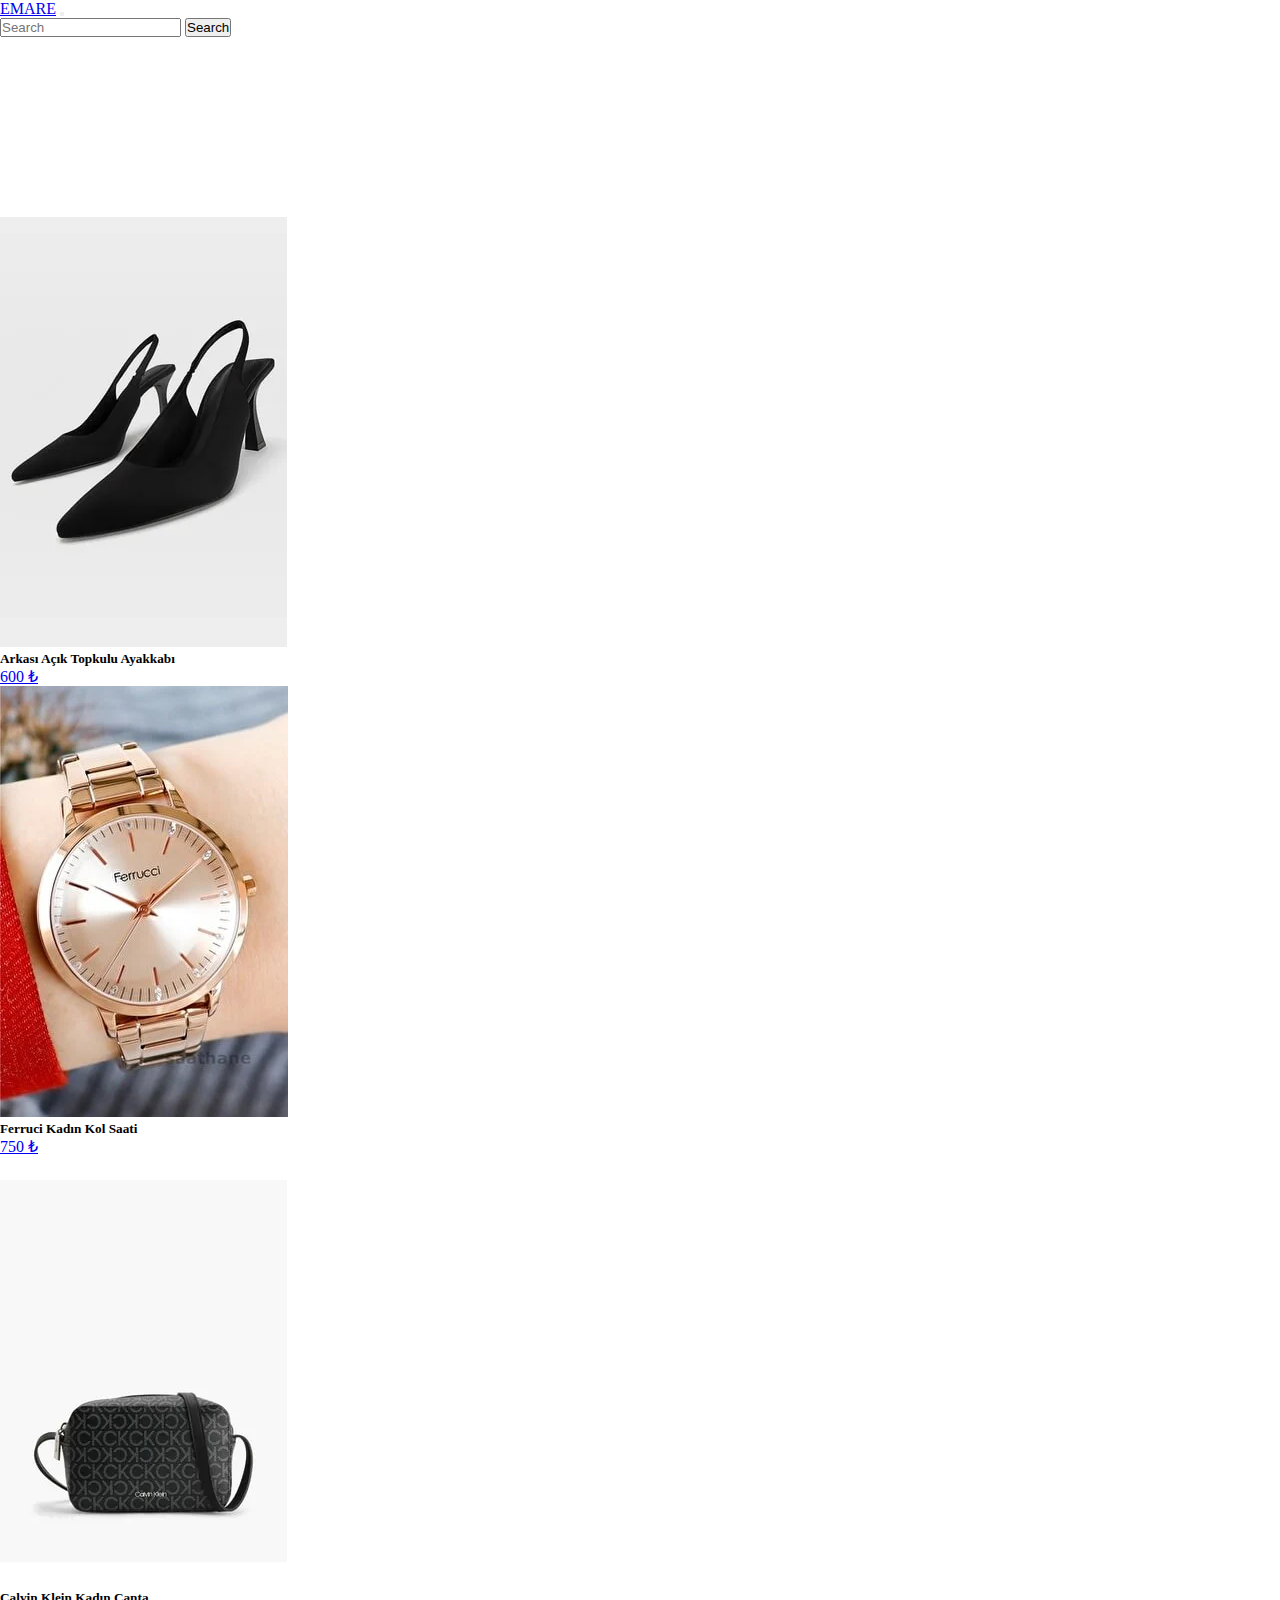
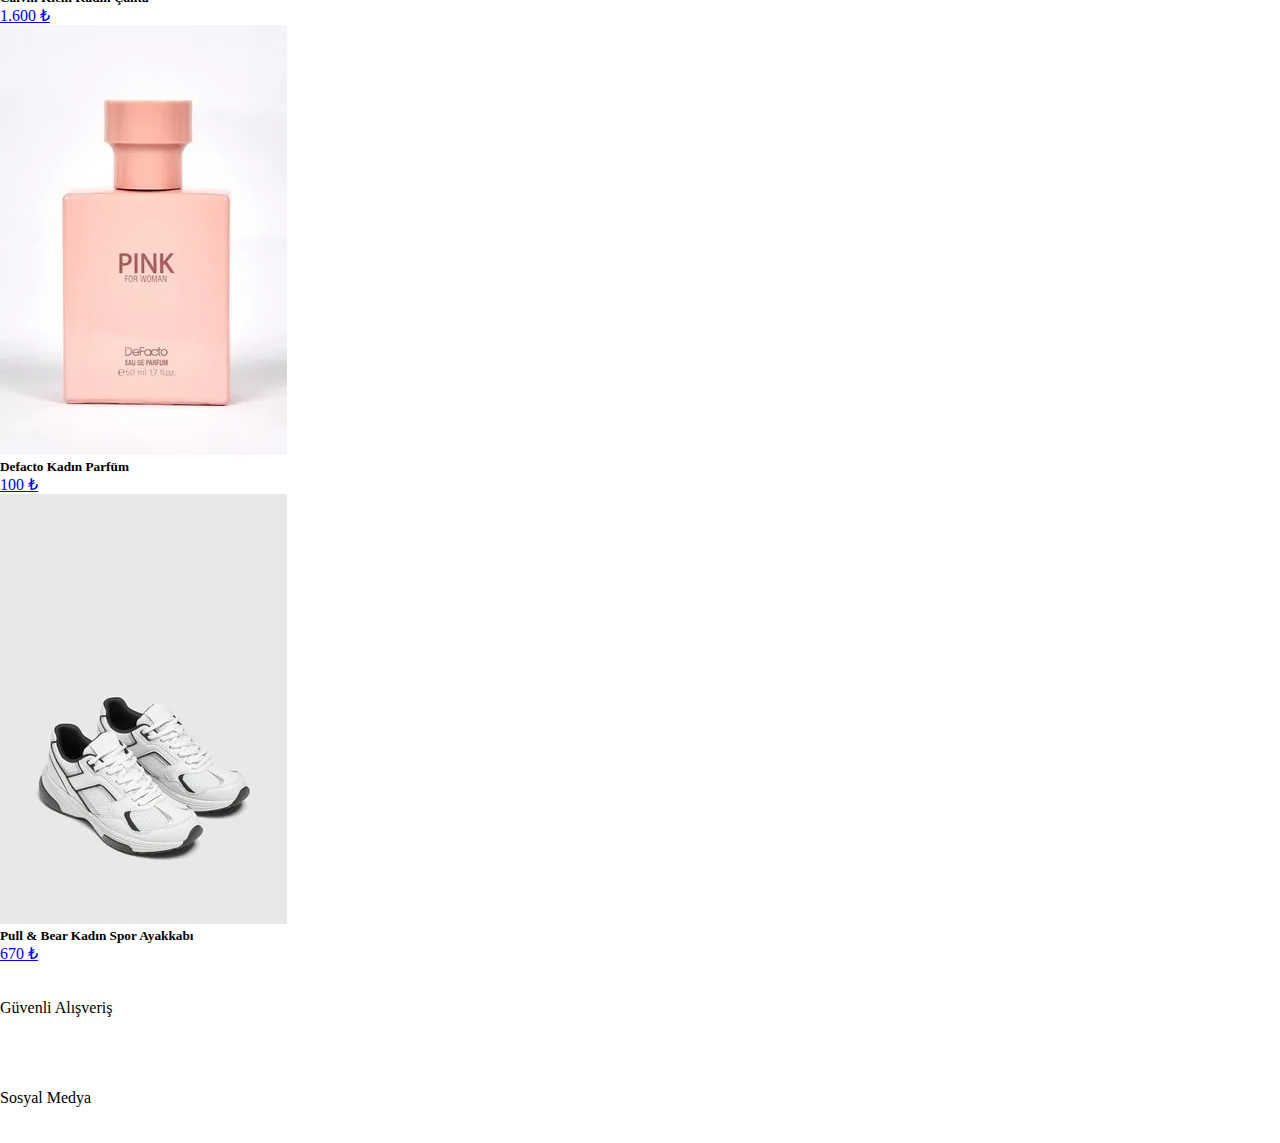
<file: kadin.html>
<!DOCTYPE html>
<html lang="en">

<head>
    <meta charset="UTF-8">
    <meta http-equiv="X-UA-Compatible" content="IE=edge">
    <meta name="viewport" content="width=device-width, initial-scale=1.0">
    <link href="https://cdn.jsdelivr.net/npm/bootstrap@5.3.0-alpha1/dist/css/bootstrap.min.css" rel="stylesheet"
        integrity="sha384-GLhlTQ8iRABdZLl6O3oVMWSktQOp6b7In1Zl3/Jr59b6EGGoI1aFkw7cmDA6j6gD" crossorigin="anonymous">
    <link rel="stylesheet" href="https://cdnjs.cloudflare.com/ajax/libs/font-awesome/6.3.0/css/all.min.css"
        integrity="sha512-SzlrxWUlpfuzQ+pcUCosxcglQRNAq/DZjVsC0lE40xsADsfeQoEypE+enwcOiGjk/bSuGGKHEyjSoQ1zVisanQ=="
        crossorigin="anonymous" referrerpolicy="no-referrer" />
    <link rel="stylesheet" href="style.css">
    <title>Kadın</title>
</head>

<body>

    <div class="container">
        <!--*************************************** Navbar **************************************** -->
        <nav
            class="container-fluid navbar navbar-expand-lg text-bg-primary rounded-3 mt-3 sticky-top d-flex row justify-content-between">
            <div class="col-3">
                <a class="navbar-brand text-white" href="/index.html">EMARE</a>
                <button class="navbar-toggler" type="button" data-bs-toggle="collapse"
                    data-bs-target="#navbarSupportedContent" aria-controls="navbarSupportedContent"
                    aria-expanded="false" aria-label="Toggle navigation">
                    <span class="navbar-toggler-icon"></span>
                </button>
            </div>
            <form class="d-flex col-5" role="search">
                <input class="form-control me-2" type="search" placeholder="Search" aria-label="Search">
                <button class="btn btn-outline-light" type="submit">Search</button>
            </form>
            <div class="collapse navbar-collapse col-4" id="navbarSupportedContent">
                <ul class="navbar-nav me-auto mb-2 mb-lg-0">
                    <li class="nav-item ms-2">
                        <a class="nav-link" aria-current="page" href="#"><i
                                class="fa-solid fa-cart-shopping me-1"></i>Sepetim</a>
                    </li>
                    <li class="nav-item ms-2">
                        <a class="nav-link "><i class="fa-solid fa-heart me-1"></i>Favorilerim</a>
                    </li>
                    <li class="nav-item ms-2">
                        <a class="nav-link" href="/login.html"><i class="fa-solid fa-user me-1"></i>Hesabım</a>
                    </li>
                </ul>
            </div>
        </nav>
        <ul
            class="nav container-fluid navbar navbar-expand-lg text-bg-secondary rounded-3 mt-1 d-flex row justify-content-between">
            <li class="nav-item col-1">
                <a class="nav-link" href="kadin.html">Kadın</a>
            </li>
            <li class="nav-item col-1">
                <a class="nav-link" href="erkek.html">Erkek</a>
            </li>
            <li class="nav-item col-1">
                <a class="nav-link" href="cocuk.html">Çocuk</a>
            </li>
            <li class="nav-item col-2">
                <a class="nav-link" href="ayakkabicanta.html">Ayakkabı & Çanta</a>
            </li>
            <li class="nav-item col-1">
                <a class="nav-link" href="elektronik.html">Elektronik</a>
            </li>
            <li class="nav-item col-2">
                <a class="nav-link" href="sporoutdoor.html">Spor & Outdoor</a>
            </li>
            <li class="nav-item col-2">
                <a class="nav-link" href="coksatanlar.html">Çok Satanlar</a>
            </li>
        </ul>
        <!--**************************************** navbar end *************************************** -->
        <!--***************************************** body ******************************************** -->
        <div class="d-flex mt-1 text-center w-75 ms-1">
            <div class="card mt-4 col-12 col-sm-3 m-1">
                <img src="/images/kadintopukluayakkabi.png" class="card-img-top" alt="...">
                <div class="card-body mt-2">
                    <h5 class="card-title">Arkası Açık Topkulu Ayakkabı</h5>
                    <a href="#" class="btn btn-sm btn-primary">600 ₺</a>
                    <a href="#" class="btn btn-sm btn-danger"><i class="fa-solid fa-heart"></i></a>
                </div>
            </div>
            <div class="card mt-4 col-12 col-sm-3 m-1 ">
                <img src="/images/kadinkolsaati.png" class="card-img-top" alt="...">
                <div class="card-body mt-2">
                    <h5 class="card-title">Ferruci Kadın Kol Saati</h5>
                    <a href="#" class="btn btn-sm btn-primary">750 ₺</a>
                    <a href="#" class="btn btn-sm btn-danger"><i class="fa-solid fa-heart "></i></a>
                </div>
            </div>
            <div class="card mt-4 col-3 m-1">
                <img src="/images/kadincanta.png" class="card-img-top" alt="...">
                <div class="card-body mt-2">
                    <h5 class="card-title">Calvin Klein Kadın Çanta</h5>
                    <a href="#" class="btn btn-sm btn-primary">1.600 ₺</a>
                    <a href="#" class="btn btn-sm btn-danger"><i class="fa-solid fa-heart"></i></a>
                </div>
            </div>
            <div class="card mt-4 col-3 m-1">
                <img src="/images/kadinparfum.png" class="card-img-top " alt="...">
                <div class="card-body mt-2">
                    <h5 class="card-title">Defacto Kadın Parfüm</h5>
                    <a href="#" class="btn btn-sm btn-primary">100 ₺</a>
                    <a href="#" class="btn btn-sm btn-danger"><i class="fa-solid fa-heart"></i></a>
                </div>
            </div>
            <div class="card mt-4 col-3 m-1">
                <img src="/images/kadinayakkabi.png" class="card-img-top " alt="...">
                <div class="card-body mt-2">
                    <h5 class="card-title">Pull & Bear Kadın Spor Ayakkabı</h5>
                    <a href="#" class="btn btn-sm btn-primary">670 ₺</a>
                    <a href="#" class="btn btn-sm btn-danger"><i class="fa-solid fa-heart "></i></a>
                </div>
            </div>
        </div>
        <!--***************************************** body end ******************************************-->
        <!--***************************************** footer ********************************************-->
        <div class="footer mt-3">
            <div class=" text-bg-secondary d-flex justify-content-between mt-2">
                <div class="ms-5 m-0 ">
                    <div class="col-2 text-decoration-none mt-3">
                        <a href="#">
                            <h4>Emare</h4>
                        </a>
                        <a class="d-block text-decoration-none" href="#">Biz Kimiz</a>
                        <a class="d-block text-decoration-none" href="#">Kariyer</a>
                        <a class="d-block text-decoration-none" href="#">İletişim</a>
                    </div>
                    <div class=" mt-2">
                        <div>
                            <p>Güvenli Alışveriş</p>
                            <div>
                                <div class="fa-brands fa-cc-mastercard fs-1"></div>
                                <div class="fa-brands fa-cc-visa fs-1"></div>
                                <div class="fa-brands fa-cc-apple-pay fs-1"></div>
                                <div class="fa-brands fa-cc-paypal fs-1"></div>
                            </div>
                            </li>
                            </ul>
                        </div>
                    </div>
                </div>
                <div>
                    <div class="me-5 m-0 mt-3">
                        <ul><a href="#">
                                <h4>About us</h4>
                            </a>
                            <a class="d-block text-decoration-none" href="#">Who we are</a>
                            <a class="d-block text-decoration-none" href="#">Careers</a>
                            <a class="d-block text-decoration-none" href="#">Contact us</a>
                        </ul>
                    </div>
                </div>
                <div class="col-3 ms-5">
                    <div>
                        <ul><a href="#">
                                <h4 class="mt-3">Kampanyalar</h4>
                            </a>
                            <a class="d-block text-decoration-none" href="#">Aktif Kampanyalar</a>
                            <a class="d-block text-decoration-none" href="#">Elite Üyelik</a>
                            <a class="d-block text-decoration-none" href="#" target="_blank">Hediye Fikirleri</a>
                        </ul>
                    </div>
                    <div class="">
                        <ul>
                            <p>Sosyal Medya</p>
                            <div class="social">
                                <div class="fa-brands fa-facebook fs-1"></a></div>
                                <div class="fa-brands fa-twitter fs-1"></div>
                                <div class="fa-brands fa-instagram fs-1"></div>
                                <div class="fa-brands fa-youtube fs-1"></div>
                        </ul>
                    </div>
                </div>
                <div class="col-3 ms-5 mt-3">
                    <div>
                        <a href="#">
                            <h4>Yardım</h4>
                        </a>
                        <a class="d-block text-decoration-none" href="#">Sıkça Sorulan Sorular</a>
                        <a class="d-block text-decoration-none" href="#">Canlı Yardım</a>
                        <a class="d-block text-decoration-none" href="#">Nasıl İade Edebilirim</a>
                        <a class="d-block text-decoration-none" href="#">İşlem Rehberi</a>
                    </div>
                </div>
            </div>
        </div>
        <!--***************************************** footer end ****************************************-->
    </div>



    <script src="https://cdn.jsdelivr.net/npm/bootstrap@5.3.0-alpha1/dist/js/bootstrap.bundle.min.js"
        integrity="sha384-w76AqPfDkMBDXo30jS1Sgez6pr3x5MlQ1ZAGC+nuZB+EYdgRZgiwxhTBTkF7CXvN"
        crossorigin="anonymous"></script>
</body>

</html>
</file>
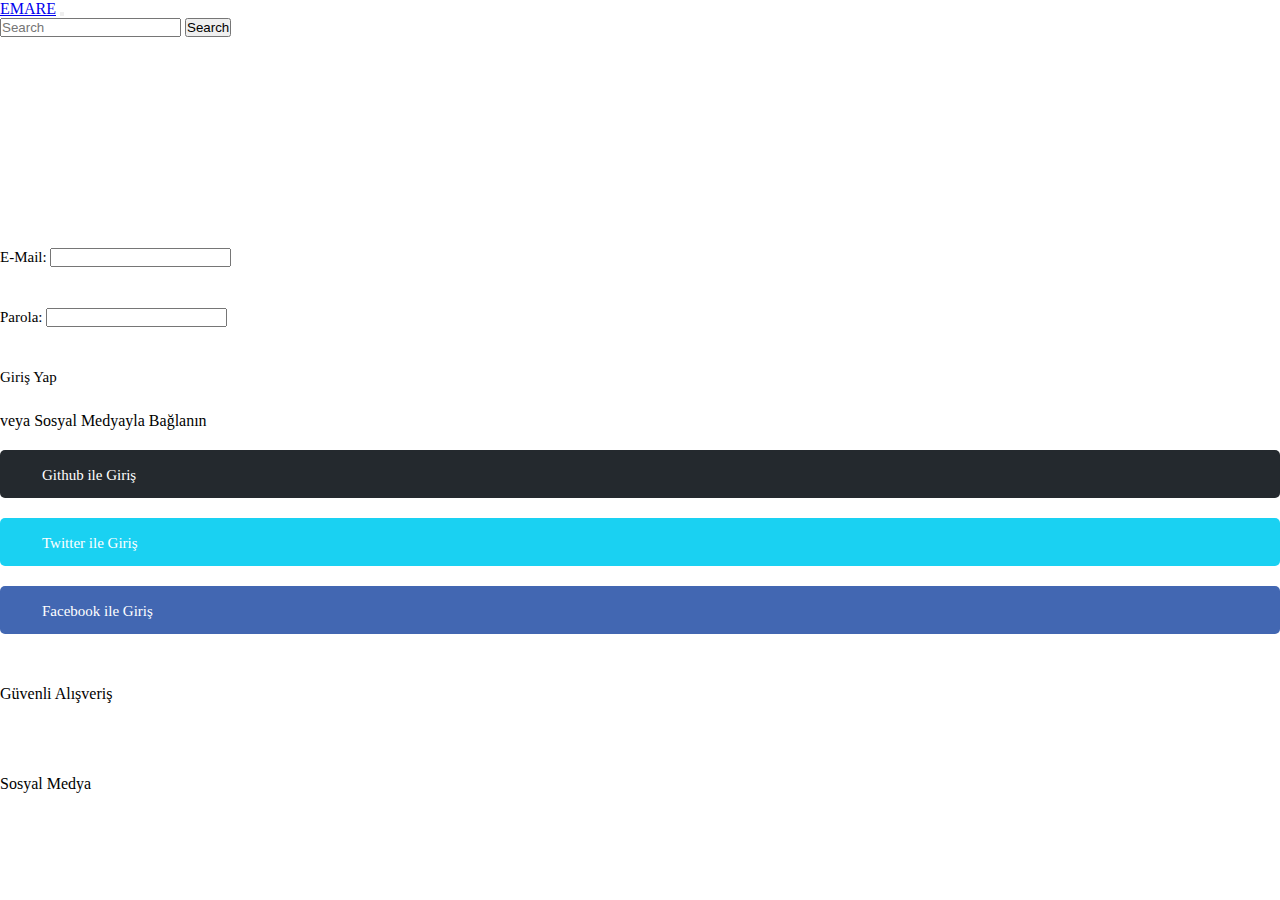
<file: login.html>
<!DOCTYPE html>
<html lang="en">

<head>
    <meta charset="UTF-8">
    <meta http-equiv="X-UA-Compatible" content="IE=edge">
    <meta name="viewport" content="width=device-width, initial-scale=1.0">
    <link href="https://cdn.jsdelivr.net/npm/bootstrap@5.3.0-alpha1/dist/css/bootstrap.min.css" rel="stylesheet"
        integrity="sha384-GLhlTQ8iRABdZLl6O3oVMWSktQOp6b7In1Zl3/Jr59b6EGGoI1aFkw7cmDA6j6gD" crossorigin="anonymous">
    <link rel="stylesheet" href="https://cdnjs.cloudflare.com/ajax/libs/font-awesome/6.3.0/css/all.min.css"
        integrity="sha512-SzlrxWUlpfuzQ+pcUCosxcglQRNAq/DZjVsC0lE40xsADsfeQoEypE+enwcOiGjk/bSuGGKHEyjSoQ1zVisanQ=="
        crossorigin="anonymous" referrerpolicy="no-referrer" />
    <link rel="stylesheet" href="style.css">
    <title>Hesabım</title>
</head>

<body>

    <div class="container">
        <!--*************************************** Navbar **************************************** -->
        <nav
            class="container-fluid navbar navbar-expand-lg text-bg-primary rounded-3 mt-3 sticky-top d-flex row justify-content-between">
            <div class="col-3">
                <a class="navbar-brand text-white" href="/index.html">EMARE</a>
                <button class="navbar-toggler" type="button" data-bs-toggle="collapse"
                    data-bs-target="#navbarSupportedContent" aria-controls="navbarSupportedContent"
                    aria-expanded="false" aria-label="Toggle navigation">
                    <span class="navbar-toggler-icon"></span>
                </button>
            </div>
            <form class="d-flex col-5" role="search">
                <input class="form-control me-2" type="search" placeholder="Search" aria-label="Search">
                <button class="btn btn-outline-light" type="submit">Search</button>
            </form>
            <div class="collapse navbar-collapse col-4" id="navbarSupportedContent">
                <ul class="navbar-nav me-auto mb-2 mb-lg-0">
                    <li class="nav-item ms-2">
                        <a class="nav-link" aria-current="page" href="#"><i
                                class="fa-solid fa-cart-shopping me-1"></i>Sepetim</a>
                    </li>
                    <li class="nav-item ms-2">
                        <a class="nav-link "><i class="fa-solid fa-heart me-1"></i>Favorilerim</a>
                    </li>
                    <li class="nav-item ms-2">
                        <a class="nav-link" href="/login.html"><i class="fa-solid fa-user me-1"></i>Hesabım</a>
                    </li>
                </ul>
            </div>
        </nav>
        <ul
            class="nav container-fluid navbar navbar-expand-lg text-bg-secondary rounded-3 mt-1 d-flex row justify-content-between">
            <li class="nav-item col-1">
                <a class="nav-link" href="kadin.html">Kadın</a>
            </li>
            <li class="nav-item col-1">
                <a class="nav-link" href="erkek.html">Erkek</a>
            </li>
            <li class="nav-item col-1">
                <a class="nav-link" href="cocuk.html">Çocuk</a>
            </li>
            <li class="nav-item col-2">
                <a class="nav-link" href="ayakkabicanta.html">Ayakkabı & Çanta</a>
            </li>
            <li class="nav-item col-1">
                <a class="nav-link" href="elektronik.html">Elektronik</a>
            </li>
            <li class="nav-item col-2">
                <a class="nav-link" href="sporoutdoor.html">Spor & Outdoor</a>
            </li>
            <li class="nav-item col-2">
                <a class="nav-link" href="coksatanlar.html">Çok Satanlar</a>
            </li>
        </ul>
        <!--**************************************** navbar end *************************************** -->
        <!--***************************************** body ******************************************** -->
        <div class="d-flex justify-content-center">
            <div class=" mt-4 text-bg-secondary col-12 rounded-3 p-3 w-25">
                <div class="login col-12 mt-2">
                    <label>E-Mail:</label>
                    <input type="form-check" class="me-2">
                </div>
                <div class="login col-12 mt-4">
                    <label>Parola:</label>
                    <input type="form-check" class="me-2">
                </div>
                <div class="login col-12 mt-4">
                    <a class="btn btn-danger w-100">Giriş Yap</a>
                </div>
                <div class="text-center mt-4">veya Sosyal Medyayla Bağlanın</div>
                <div class="github">
                    <a href="#"><i class="fab fa-github"></i>Github ile Giriş</a>
                </div>

                <div class="twitter">
                    <a href="#"><i class="fab fa-twitter"></i>Twitter ile Giriş</a>
                </div>

                <div class="facebook">
                    <a href="#"><i class="fab fa-facebook"></i>Facebook ile Giriş</a>
                </div>
            </div>
        </div>

        <!--***************************************** body end ******************************************-->
        <!--***************************************** footer ********************************************-->
        <div class="footer mt-3">
            <div class=" text-bg-secondary d-flex justify-content-between mt-2">
                <div class="ms-5 m-0 ">
                    <div class="col-2 text-decoration-none mt-3">
                        <a href="#">
                            <h4>Emare</h4>
                        </a>
                        <a class="d-block text-decoration-none" href="#">Biz Kimiz</a>
                        <a class="d-block text-decoration-none" href="#">Kariyer</a>
                        <a class="d-block text-decoration-none" href="#">İletişim</a>
                    </div>
                    <div class=" mt-2">
                        <div>
                            <p>Güvenli Alışveriş</p>
                            <div>
                                <div class="fa-brands fa-cc-mastercard fs-1"></div>
                                <div class="fa-brands fa-cc-visa fs-1"></div>
                                <div class="fa-brands fa-cc-apple-pay fs-1"></div>
                                <div class="fa-brands fa-cc-paypal fs-1"></div>
                            </div>
                            </li>
                            </ul>
                        </div>
                    </div>
                </div>
                <div>
                    <div class="me-5 m-0 mt-3">
                        <ul><a href="#">
                                <h4>About us</h4>
                            </a>
                            <a class="d-block text-decoration-none" href="#">Who we are</a>
                            <a class="d-block text-decoration-none" href="#">Careers</a>
                            <a class="d-block text-decoration-none" href="#">Contact us</a>
                        </ul>
                    </div>
                </div>
                <div class="col-3 ms-5">
                    <div>
                        <ul><a href="#">
                                <h4 class="mt-3">Kampanyalar</h4>
                            </a>
                            <a class="d-block text-decoration-none" href="#">Aktif Kampanyalar</a>
                            <a class="d-block text-decoration-none" href="#">Elite Üyelik</a>
                            <a class="d-block text-decoration-none" href="#" target="_blank">Hediye Fikirleri</a>
                        </ul>
                    </div>
                    <div class="">
                        <ul>
                            <p>Sosyal Medya</p>
                            <div class="social">
                                <div class="fa-brands fa-facebook fs-1"></a></div>
                                <div class="fa-brands fa-twitter fs-1"></div>
                                <div class="fa-brands fa-instagram fs-1"></div>
                                <div class="fa-brands fa-youtube fs-1"></div>
                        </ul>
                    </div>
                </div>
                <div class="col-3 ms-5 mt-3">
                    <div>
                        <a href="#">
                            <h4>Yardım</h4>
                        </a>
                        <a class="d-block text-decoration-none" href="#">Sıkça Sorulan Sorular</a>
                        <a class="d-block text-decoration-none" href="#">Canlı Yardım</a>
                        <a class="d-block text-decoration-none" href="#">Nasıl İade Edebilirim</a>
                        <a class="d-block text-decoration-none" href="#">İşlem Rehberi</a>
                    </div>
                </div>
            </div>
        </div>
        <!--***************************************** footer end ****************************************-->
    </div>



    <script src="https://cdn.jsdelivr.net/npm/bootstrap@5.3.0-alpha1/dist/js/bootstrap.bundle.min.js"
        integrity="sha384-w76AqPfDkMBDXo30jS1Sgez6pr3x5MlQ1ZAGC+nuZB+EYdgRZgiwxhTBTkF7CXvN"
        crossorigin="anonymous"></script>
</body>

</html>
</file>
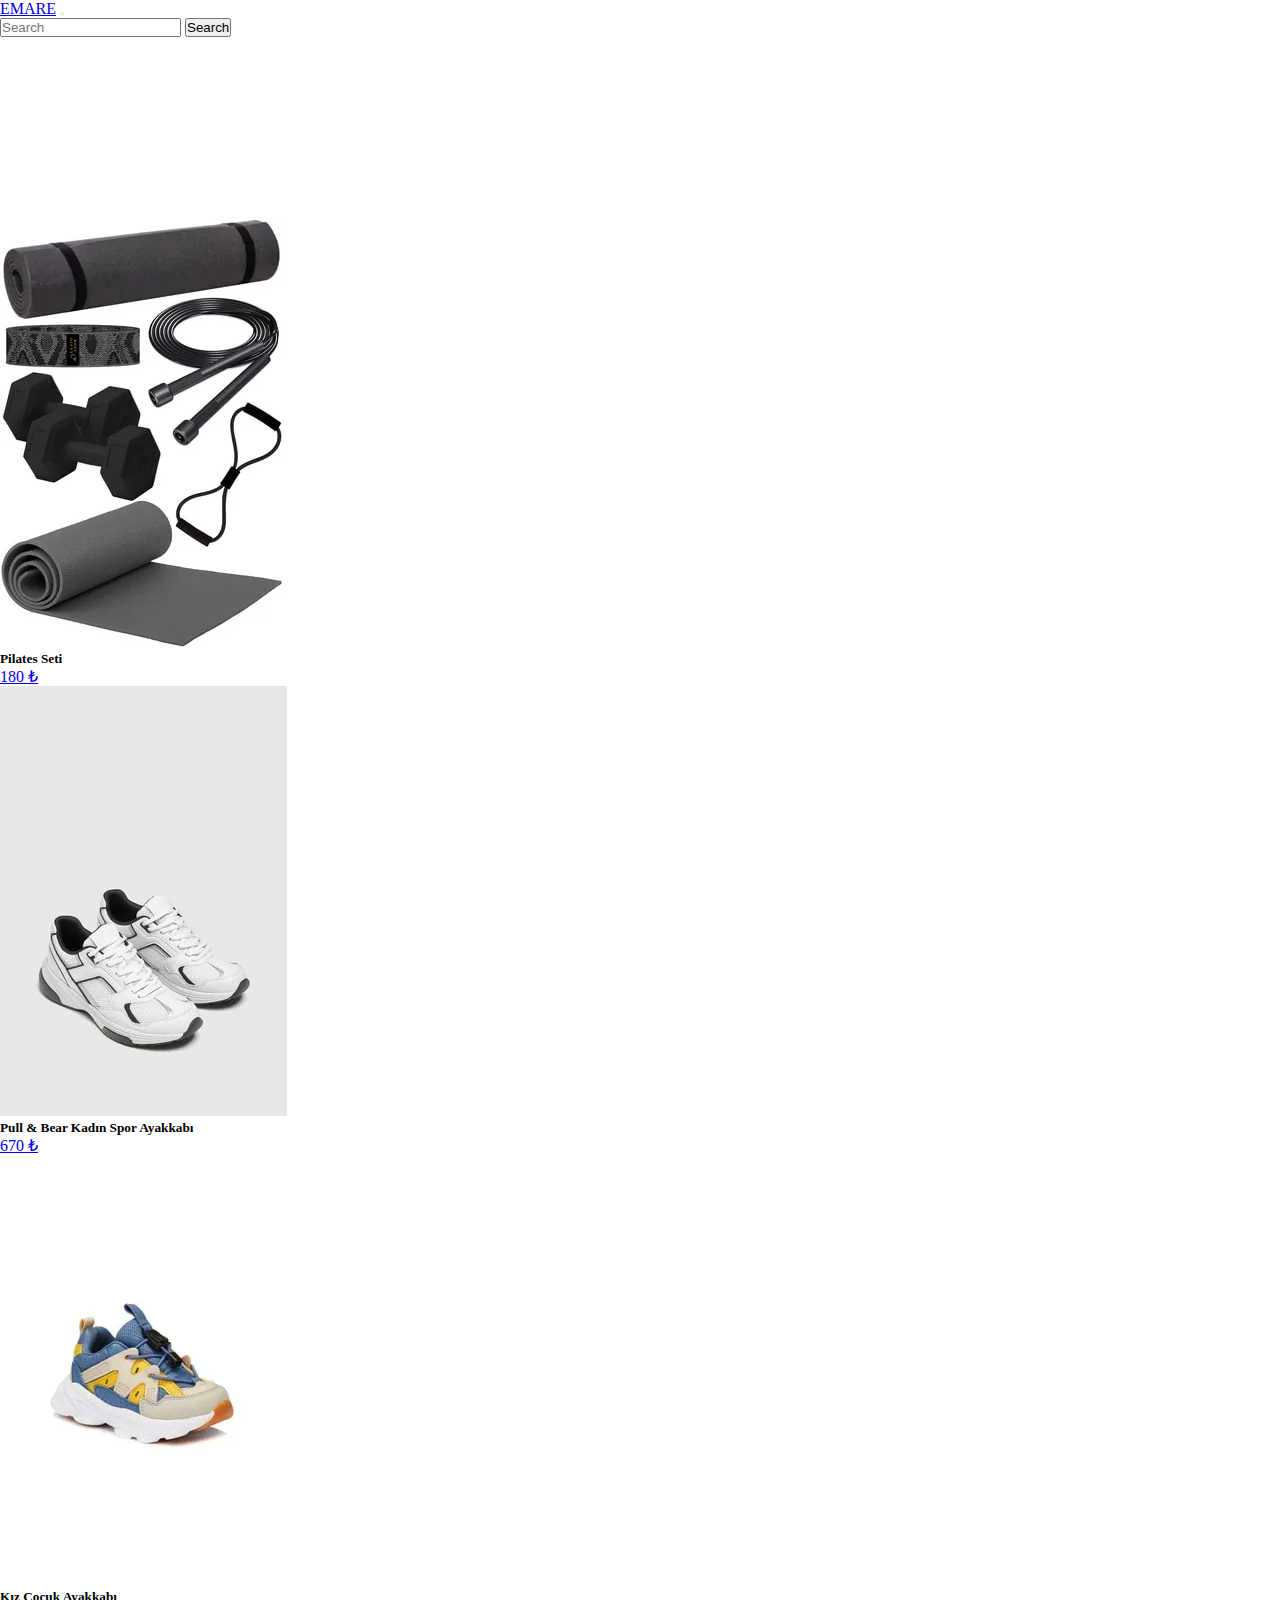
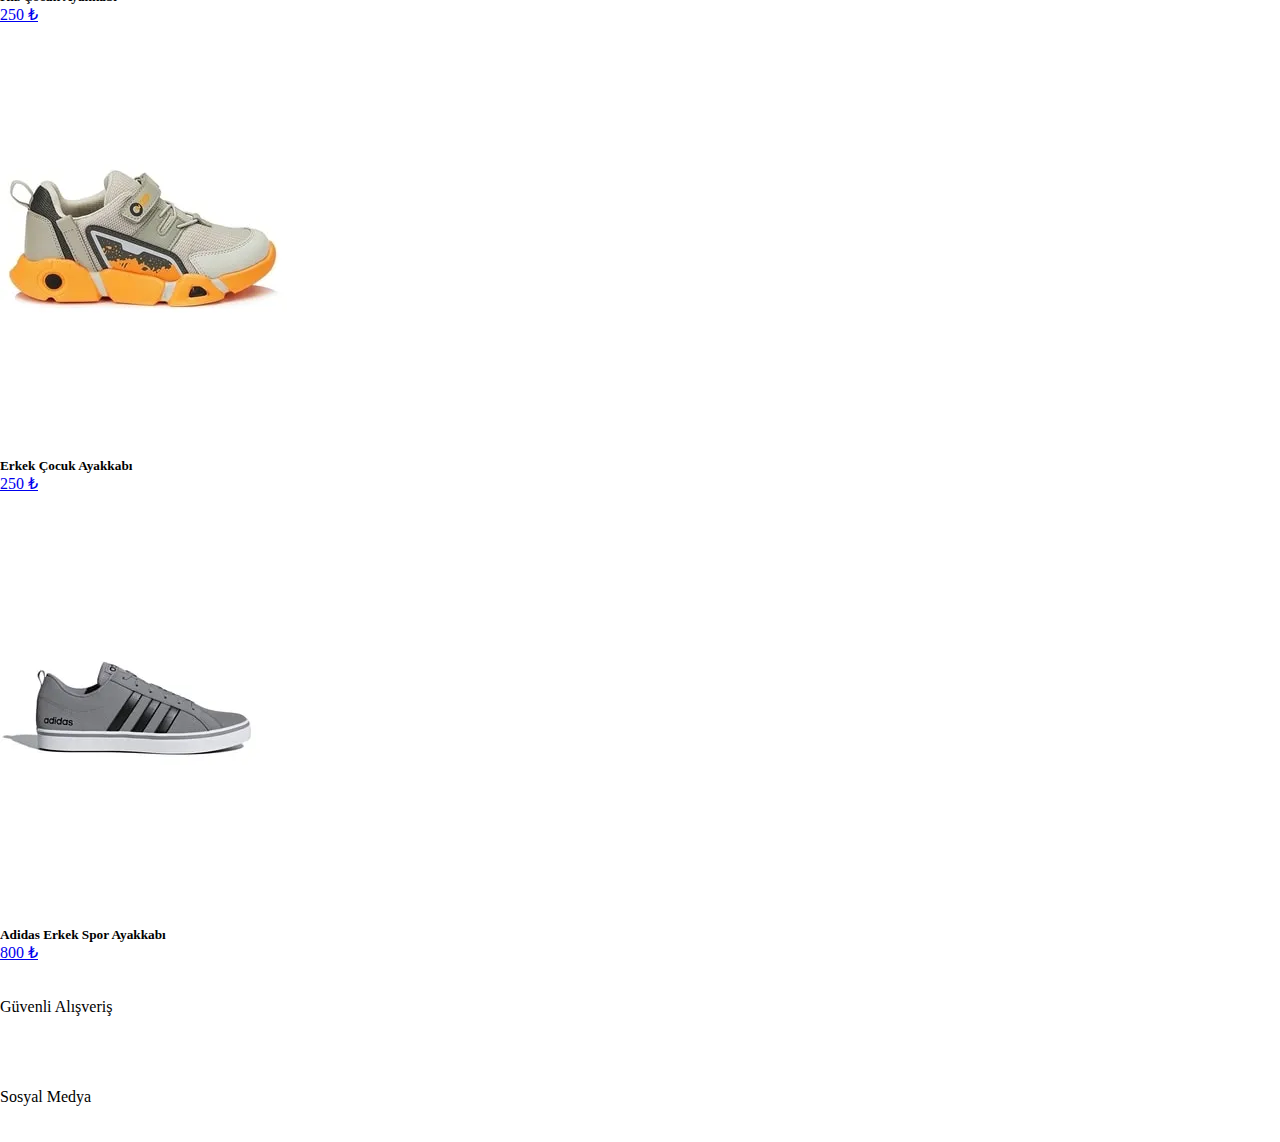
<file: sporoutdoor.html>
<!DOCTYPE html>
<html lang="en">

<head>
    <meta charset="UTF-8">
    <meta http-equiv="X-UA-Compatible" content="IE=edge">
    <meta name="viewport" content="width=device-width, initial-scale=1.0">
    <link href="https://cdn.jsdelivr.net/npm/bootstrap@5.3.0-alpha1/dist/css/bootstrap.min.css" rel="stylesheet"
        integrity="sha384-GLhlTQ8iRABdZLl6O3oVMWSktQOp6b7In1Zl3/Jr59b6EGGoI1aFkw7cmDA6j6gD" crossorigin="anonymous">
    <link rel="stylesheet" href="https://cdnjs.cloudflare.com/ajax/libs/font-awesome/6.3.0/css/all.min.css"
        integrity="sha512-SzlrxWUlpfuzQ+pcUCosxcglQRNAq/DZjVsC0lE40xsADsfeQoEypE+enwcOiGjk/bSuGGKHEyjSoQ1zVisanQ=="
        crossorigin="anonymous" referrerpolicy="no-referrer" />
    <link rel="stylesheet" href="style.css">
    <title>Spor ve Outdoor</title>
</head>

<body>

    <div class="container">
        <!--*************************************** Navbar **************************************** -->
        <nav
            class="container-fluid navbar navbar-expand-lg text-bg-primary rounded-3 mt-3 sticky-top d-flex row justify-content-between">
            <div class="col-3">
                <a class="navbar-brand text-white" href="/index.html">EMARE</a>
                <button class="navbar-toggler" type="button" data-bs-toggle="collapse"
                    data-bs-target="#navbarSupportedContent" aria-controls="navbarSupportedContent"
                    aria-expanded="false" aria-label="Toggle navigation">
                    <span class="navbar-toggler-icon"></span>
                </button>
            </div>
            <form class="d-flex col-5" role="search">
                <input class="form-control me-2" type="search" placeholder="Search" aria-label="Search">
                <button class="btn btn-outline-light" type="submit">Search</button>
            </form>
            <div class="collapse navbar-collapse col-4" id="navbarSupportedContent">
                <ul class="navbar-nav me-auto mb-2 mb-lg-0">
                    <li class="nav-item ms-2">
                        <a class="nav-link" aria-current="page" href="#"><i
                                class="fa-solid fa-cart-shopping me-1"></i>Sepetim</a>
                    </li>
                    <li class="nav-item ms-2">
                        <a class="nav-link "><i class="fa-solid fa-heart me-1"></i>Favorilerim</a>
                    </li>
                    <li class="nav-item ms-2">
                        <a class="nav-link" href="/login.html"><i class="fa-solid fa-user me-1"></i>Hesabım</a>
                    </li>
                </ul>
            </div>
        </nav>
        <ul
            class="nav container-fluid navbar navbar-expand-lg text-bg-secondary rounded-3 mt-1 d-flex row justify-content-between">
            <li class="nav-item col-1">
                <a class="nav-link" href="kadin.html">Kadın</a>
            </li>
            <li class="nav-item col-1">
                <a class="nav-link" href="erkek.html">Erkek</a>
            </li>
            <li class="nav-item col-1">
                <a class="nav-link" href="cocuk.html">Çocuk</a>
            </li>
            <li class="nav-item col-2">
                <a class="nav-link" href="ayakkabicanta.html">Ayakkabı & Çanta</a>
            </li>
            <li class="nav-item col-1">
                <a class="nav-link" href="elektronik.html">Elektronik</a>
            </li>
            <li class="nav-item col-2">
                <a class="nav-link" href="sporoutdoor.html">Spor & Outdoor</a>
            </li>
            <li class="nav-item col-2">
                <a class="nav-link" href="coksatanlar.html">Çok Satanlar</a>
            </li>
        </ul>
        <!--**************************************** navbar end *************************************** -->
        <!--***************************************** body ******************************************** -->
        <div class="d-flex mt-1 text-center w-75 ms-1">
            <div class="card mt-4 col-3 m-1">
                <img src="/images/pilates.png" class="card-img-top " alt="...">
                <div class="card-body mt-2">
                    <h5 class="card-title">Pilates Seti</h5>
                    <a href="#" class="btn btn-sm btn-primary">180 ₺</a>
                    <a href="#" class="btn btn-sm btn-danger"><i class="fa-solid fa-heart"></i></a>
                </div>
            </div>
            <div class="card mt-4 col-3 m-1">
                <img src="/images/kadinayakkabi.png" class="card-img-top " alt="...">
                <div class="card-body mt-2">
                    <h5 class="card-title">Pull & Bear Kadın Spor Ayakkabı</h5>
                    <a href="#" class="btn btn-sm btn-primary">670 ₺</a>
                    <a href="#" class="btn btn-sm btn-danger"><i class="fa-solid fa-heart"></i></a>
                </div>
            </div>
            <div class="card mt-4 col-12 col-sm-3 m-1 ">
                <img src="/images/kızcocukayakkabı.png" class="card-img-top" alt="...">
                <div class="card-body mt-2">
                    <h5 class="card-title">Kız Çocuk Ayakkabı</h5>
                    <a href="#" class="btn btn-sm btn-primary">250 ₺</a>
                    <a href="#" class="btn btn-sm btn-danger"><i class="fa-solid fa-heart "></i></a>
                </div>
            </div>
            <div class="card mt-4 col-3 m-1">
                <img src="/images/erkekcocukayakkabi.png" class="card-img-top" alt="...">
                <div class="card-body mt-2">
                    <h5 class="card-title">Erkek Çocuk Ayakkabı</h5>
                    <a href="#" class="btn btn-sm btn-primary">250 ₺</a>
                    <a href="#" class="btn btn-sm btn-danger"><i class="fa-solid fa-heart"></i></a>
                </div>
            </div>
            <div class="card mt-4 col-3 m-1">
                <img src="/images/erkekayakkabi.png" class="card-img-top " alt="...">
                <div class="card-body mt-2">
                    <h5 class="card-title">Adidas Erkek Spor Ayakkabı</h5>
                    <a href="#" class="btn btn-sm btn-primary">800 ₺</a>
                    <a href="#" class="btn btn-sm btn-danger"><i class="fa-solid fa-heart"></i></a>
                </div>
            </div>
        </div>
        <!--***************************************** body end ******************************************-->
        <!--***************************************** footer ********************************************-->
        <div class="footer mt-3">
            <div class=" text-bg-secondary d-flex justify-content-between mt-2">
                <div class="ms-5 m-0 ">
                    <div class="col-2 text-decoration-none mt-3">
                        <a href="#">
                            <h4>Emare</h4>
                        </a>
                        <a class="d-block text-decoration-none" href="#">Biz Kimiz</a>
                        <a class="d-block text-decoration-none" href="#">Kariyer</a>
                        <a class="d-block text-decoration-none" href="#">İletişim</a>
                    </div>
                    <div class=" mt-2">
                        <div>
                            <p>Güvenli Alışveriş</p>
                            <div>
                                <div class="fa-brands fa-cc-mastercard fs-1"></div>
                                <div class="fa-brands fa-cc-visa fs-1"></div>
                                <div class="fa-brands fa-cc-apple-pay fs-1"></div>
                                <div class="fa-brands fa-cc-paypal fs-1"></div>
                            </div>
                            </li>
                            </ul>
                        </div>
                    </div>
                </div>
                <div>
                    <div class="me-5 m-0 mt-3">
                        <ul><a href="#">
                                <h4>About us</h4>
                            </a>
                            <a class="d-block text-decoration-none" href="#">Who we are</a>
                            <a class="d-block text-decoration-none" href="#">Careers</a>
                            <a class="d-block text-decoration-none" href="#">Contact us</a>
                        </ul>
                    </div>
                </div>
                <div class="col-3 ms-5">
                    <div>
                        <ul><a href="#">
                                <h4 class="mt-3">Kampanyalar</h4>
                            </a>
                            <a class="d-block text-decoration-none" href="#">Aktif Kampanyalar</a>
                            <a class="d-block text-decoration-none" href="#">Elite Üyelik</a>
                            <a class="d-block text-decoration-none" href="#" target="_blank">Hediye Fikirleri</a>
                        </ul>
                    </div>
                    <div class="">
                        <ul>
                            <p>Sosyal Medya</p>
                            <div class="social">
                                <div class="fa-brands fa-facebook fs-1"></a></div>
                                <div class="fa-brands fa-twitter fs-1"></div>
                                <div class="fa-brands fa-instagram fs-1"></div>
                                <div class="fa-brands fa-youtube fs-1"></div>
                        </ul>
                    </div>
                </div>
                <div class="col-3 ms-5 mt-3">
                    <div>
                        <a href="#">
                            <h4>Yardım</h4>
                        </a>
                        <a class="d-block text-decoration-none" href="#">Sıkça Sorulan Sorular</a>
                        <a class="d-block text-decoration-none" href="#">Canlı Yardım</a>
                        <a class="d-block text-decoration-none" href="#">Nasıl İade Edebilirim</a>
                        <a class="d-block text-decoration-none" href="#">İşlem Rehberi</a>
                    </div>
                </div>
            </div>
        </div>
        <!--***************************************** footer end ****************************************-->
    </div>



    <script src="https://cdn.jsdelivr.net/npm/bootstrap@5.3.0-alpha1/dist/js/bootstrap.bundle.min.js"
        integrity="sha384-w76AqPfDkMBDXo30jS1Sgez6pr3x5MlQ1ZAGC+nuZB+EYdgRZgiwxhTBTkF7CXvN"
        crossorigin="anonymous"></script>
</body>

</html>
</file>
<file: style.css>
*{
    margin: 0;
    padding: 0;
    box-sizing: border-box;
}
.carousel {
    display: flex;
    justify-content: center;
}
.social {
    list-style-type: none;
    text-decoration: none;
}
.nav-link {
    color: white;
}
.footer div a {
    color: white;
}
.login
{
    font-size: 15px;
    line-height: 40px;
    margin: 20px 0 15px 0;
}
.container .github a,
.container .twitter a,
.container .facebook a {
    display: block;
    font-size: 15px;
    text-decoration: none;
    padding-left: 20px;
    color: #fff;
    line-height: 45px;
    border-radius: 5px;
}

.container .github a {
    background-color: #24292e;
    margin: 20px 0 15px 0;
}

.container .twitter a {
    background: #1ad1f2;
    margin: 20px 0 15px 0;
}


.container .facebook a {
    background: #4267b2;
    margin: 20px 0 15px 0;
}

.container .github i,
.container .twitter i,
.container .facebook i {
    font-size: 22px;
    padding-right: 22px;
}
</file>
